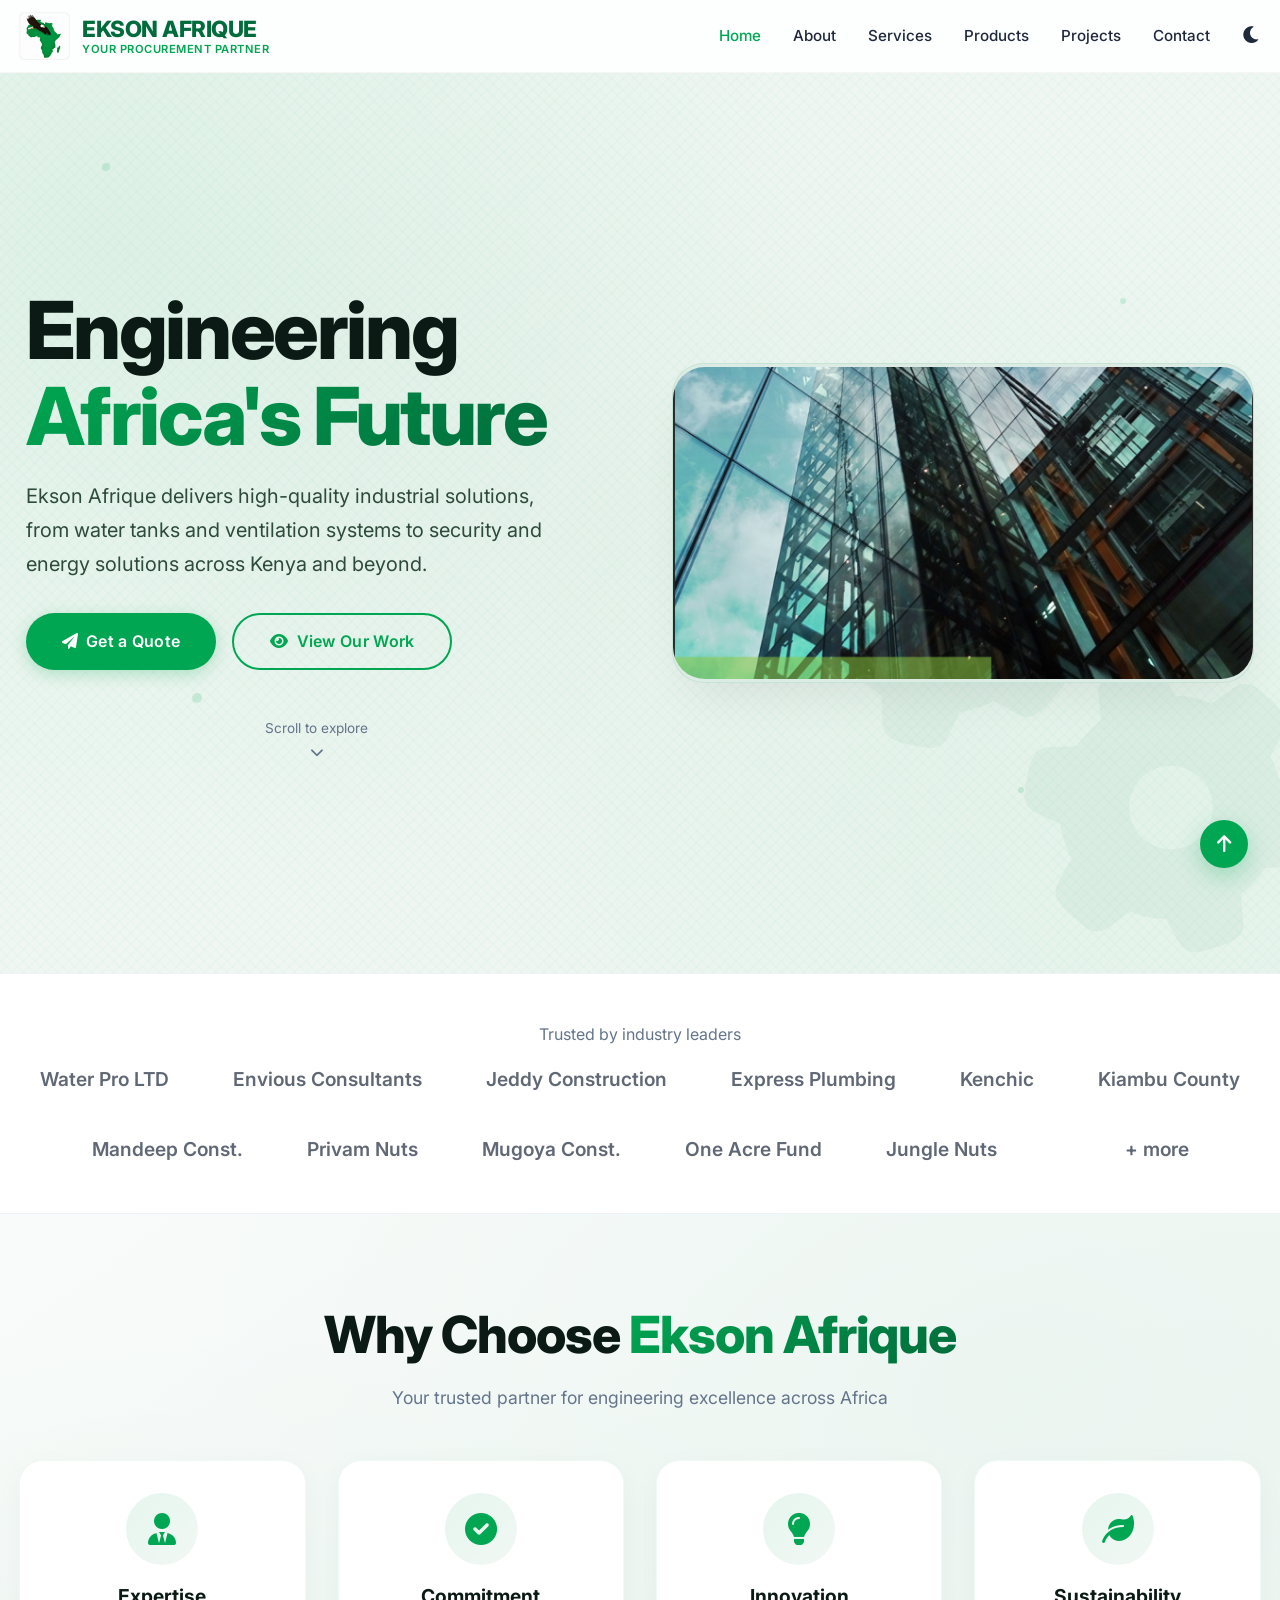
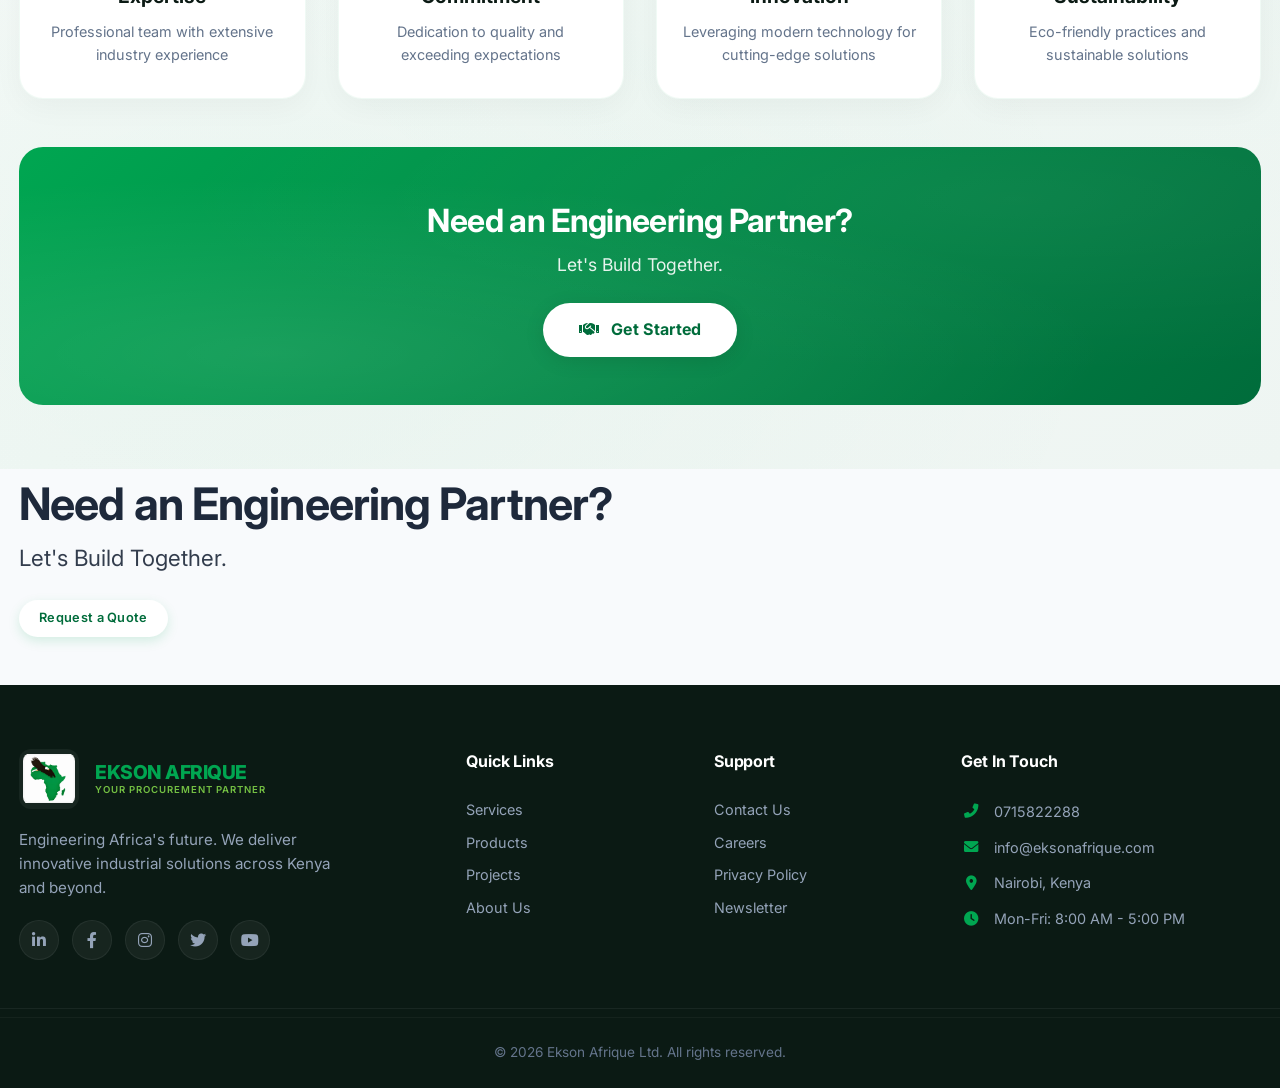
<file: index.html>
<!DOCTYPE html>
<html lang="en">
<head>
    <meta charset="UTF-8" />
    <meta name="viewport" content="width=device-width, initial-scale=1.0" />
    <title>Ekson Afrique – Engineering Excellence. Powering Africa's Future.</title>
    <meta name="description" content="Ekson Afrique Ltd is a Kenyan engineering and procurement company delivering industrial solutions, steel fabrication, security systems, and energy." />
    <meta property="og:title" content="Ekson Afrique – Engineering Excellence" />
    <meta property="og:description" content="Powering Africa's Future. Industrial engineering, procurement, and security." />
    <meta property="og:type" content="website" />
    <meta name="twitter:card" content="summary_large_image" />
    <link rel="icon" href="Pics/favicon.svg" type="image/svg+xml" />
    <!-- Google Fonts Inter -->
    <link rel="preconnect" href="https://fonts.googleapis.com" />
    <link rel="preconnect" href="https://fonts.gstatic.com" crossorigin />
    <link href="https://fonts.googleapis.com/css2?family=Inter:opsz,wght@14..32,300;14..32,400;14..32,600;14..32,700;14..32,800&display=swap" rel="stylesheet" />
    <!-- Font Awesome 6 (Free) CDN -->
    <link rel="stylesheet" href="https://cdnjs.cloudflare.com/ajax/libs/font-awesome/6.0.0-beta3/css/all.min.css" />
    <!-- Global Styles -->


    <link rel="stylesheet" href="css/style.css" />
    <link rel="stylesheet" href="css/homepage.css">
    <link rel="stylesheet" href="css/modal.css">
    <link rel="stylesheet" href="css/footer.css">
      <link rel="stylesheet" href="css/privacy.css">
    
    


</head>
<body>
    <!-- ===== Navigation ===== -->
    <nav class="navbar" role="navigation" aria-label="Main navigation">

        
        <div class="container nav-flex">
            <a href="index.html" class="logo">
                <img src="./Pics/Logo.png" alt="">

                <div class="logo-text">
                    <span class="brand">EKSON AFRIQUE</span>
                    <span class="tagline">YOUR PROCUREMENT PARTNER</span>
                </div>
            </a>



            <div class="nav-links" id="navLinks">
                <a href="index.html">Home</a>
                <a href="pages/about.html">About</a>
                <a href="pages/services.html">Services</a>
                <a href="pages/products.html">Products</a>
                <a href="pages/projects.html">Projects</a>
                <a href="pages/contact.html">Contact</a>
                <button class="dark-toggle" id="darkToggle" aria-label="Toggle dark mode"><i class="fas fa-moon"></i></button>
            </div>
            <div class="hamburger" id="hamburger" aria-label="Menu" role="button" tabindex="0">
                <i class="fas fa-bars"></i>
            </div>
        </div>
    </nav>

 <!-- ===== INTRO / HERO SECTION ===== -->
<section class="intro-section">
    <!-- Background decorations -->
    <div class="bg-decoration">
        <i class="fas fa-cogs"></i>
    </div>
    <div class="floating-dots">
        <span></span>
        <span></span>
        <span></span>
        <span></span>
        <span></span>
    </div>
    
    <div class="container">
        <div class="hero-grid">
            <!-- Left Column: Text Content -->
            <div>
                <h1>
                    Engineering <br />
                    <span class="text-gradient">Africa's Future</span>
                </h1>
                <p class="hero-subtitle">
                    Ekson Afrique delivers high-quality industrial solutions, 
                    from water tanks and ventilation systems to security and 
                    energy solutions across Kenya and beyond.
                </p>
                <div class="hero-buttons">
                    <a href="pages/contact.html" class="btn">
                        <i class="fas fa-paper-plane" style="margin-right: 8px;"></i> Get a Quote
                    </a>
                    
                    <a href="pages/products.html"class="btn btn-outline">
                        <i class="fas fa-eye" style="margin-right: 8px;"></i> View Our Work
                    </a>
                </div>
                <div class="scroll-indicator">
                    <span>Scroll to explore</span>
                    <i class="fas fa-chevron-down" style="margin-top: 6px;"></i>
                </div>
            </div>
            
            <!-- Right Column: Image with Intro.png -->
            <div class="hero-image">
                <img src="Pics/Intro.png" alt="Ekson Afrique - Engineering Solutions" />
                <div class="image-icon">
                    <i class="fas fa-industry"></i>
                </div>
            </div>
        </div>
    </div>
</section>
    <!-- ===== Trusted By ===== -->
    <section class="trusted">
        <div class="container">
            <p class="text-center" style="color:#64748B; margin-bottom:1rem; transition: color 0.3s;">Trusted by industry leaders</p>
            <div class="logo-strip">
                <span>Water Pro LTD</span>
                <span>Envious Consultants</span>
                <span>Jeddy Construction</span>
                <span>Express Plumbing</span>
                <span>Kenchic</span>
                <span>Kiambu County</span>
                <span>Mandeep Const.</span>
                <span>Privam Nuts</span>
                <span>Mugoya Const.</span>
                <span>One Acre Fund</span>
                <span>Jungle Nuts</span>
                <span></span>+ more</span>
            </div>
        </div>
    </section>

<!-- ===== Why Choose (Homepage) ===== -->
<section class="why-choose-section">
    <div class="container">
        <h2 class="section-title text-center">Why Choose <span class="text-gradient">Ekson Afrique</span></h2>
        <p class="section-subtitle text-center">Your trusted partner for engineering excellence across Africa</p>
        
        <div class="features-grid">
            <!-- Feature 1: Expertise -->
            <div class="feature-card">
                <div class="feature-icon-wrapper">
                    <i class="fas fa-user-tie"></i>
                </div>
                <h4>Expertise</h4>
                <p>Professional team with extensive industry experience</p>
            </div>

            <!-- Feature 2: Commitment -->
            <div class="feature-card">
                <div class="feature-icon-wrapper">
                    <i class="fas fa-check-circle"></i>
                </div>
                <h4>Commitment</h4>
                <p>Dedication to quality and exceeding expectations</p>
            </div>

            <!-- Feature 3: Innovation -->
            <div class="feature-card">
                <div class="feature-icon-wrapper">
                    <i class="fas fa-lightbulb"></i>
                </div>
                <h4>Innovation</h4>
                <p>Leveraging modern technology for cutting-edge solutions</p>
            </div>

            <!-- Feature 4: Sustainability -->
            <div class="feature-card">
                <div class="feature-icon-wrapper">
                    <i class="fas fa-leaf"></i>
                </div>
                <h4>Sustainability</h4>
                <p>Eco-friendly practices and sustainable solutions</p>
            </div>
        </div>

        <!-- CTA at bottom -->
        <div class="why-choose-cta">
            <h3>Need an Engineering Partner?</h3>
            <p>Let's Build Together.</p>
            <a href="pages/contact.html" class="btn">
                <i class="fas fa-handshake" style="margin-right: 8px;"></i> Get Started
            </a>
        </div>
    </div>
</section>

    <!-- ===== CTA ===== -->
    <section class="container">
        <div class="cta-section">
            <h2 style="font-size:2.8rem;">Need an Engineering Partner?</h2>
            <p style="font-size:1.4rem; opacity:0.9;">Let's Build Together.</p>
            <a href="pages/contact.html" class="btn" style="background:white; color:#006C3B; margin-top:1.5rem;">Request a Quote</a>
        </div>
    </section>

   <!-- ===== FOOTER ===== -->
<footer class="footer">
    <div class="container footer-grid">
        <!-- Column 1: Logo & About -->
        <div class="footer-brand">
            <div class="footer-logo-wrapper">
                <img src="./Pics/Logo.png" alt="Ekson Afrique Logo" class="footer-logo" />
                <div class="footer-logo-text">
                    <span class="footer-brand-name">EKSON AFRIQUE</span>
                    <span class="footer-tagline">YOUR PROCUREMENT PARTNER</span>
                </div>
            </div>
            <p class="footer-description">Engineering Africa's future. We deliver innovative industrial solutions across Kenya and beyond.</p>
            <div class="footer-social">
                    <a href="https://www.linkedin.com/company/ekson-afrique/" aria-label="LinkedIn"><i class="fab fa-linkedin-in"></i></a>
                    <a href="https://web.facebook.com/eksonafriqueltd/" aria-label="Facebook"><i class="fab fa-facebook-f"></i></a>

                    <a href="https://www.instagram.com/ekson_afrique/"  aria-label="Instagram"><i class="fab fa-instagram"></i></a>

                    <a href="https://twitter.com" aria-label="Twitter"><i class="fab fa-twitter"></i></a>

                    <a href="https://www.youtube.com" aria-label="YouTube"><i class="fab fa-youtube"></i></a>
                </div>
        </div>

        <!-- Column 2: Quick Links -->
        <div class="footer-links">
            <h4>Quick Links</h4>
            <a href="services.html">Services</a>
            <a href="products.html">Products</a>
            <a href="projects.html">Projects</a>
            <a href="about.html">About Us</a>
        </div>

        <!-- Column 3: Support -->
        <div class="footer-links">
            <h4>Support</h4>
            <a href="contact.html">Contact Us</a>
            <a href="#">Careers</a>
            <a href="#" id="privacyPolicyLink">Privacy Policy</a>
            <a href="#">Newsletter</a>
        </div>

        <!-- Column 4: Contact Info -->
        <div class="footer-contact">
            <h4>Get In Touch</h4>
            <div class="footer-contact-item">
                <i class="fas fa-phone-alt"></i>
                <span>0715822288</span>
            </div>
            <div class="footer-contact-item">
                <i class="fas fa-envelope"></i>
                <span>info@eksonafrique.com</span>
            </div>
            <div class="footer-contact-item">
                <i class="fas fa-map-marker-alt"></i>
                <span>Nairobi, Kenya</span>
            </div>
            <div class="footer-contact-item">
                <i class="fas fa-clock"></i>
                <span>Mon-Fri: 8:00 AM - 5:00 PM</span>
            </div>
        </div>
    </div>

    <!-- Footer Bottom -->
    <div class="footer-bottom">
        <div class="container">
            <p>&copy; 2026 Ekson Afrique Ltd. All rights reserved.</p>
        </div>
    </div>
</footer>


<div class="modal-overlay" id="privacyModal">
    <div class="modal-container">
        <div class="modal-header">
            <h2>Privacy Policy</h2>
            <button class="modal-close-btn" id="closeModalBtn" aria-label="Close modal">
                <i class="fas fa-times"></i>
            </button>
        </div>
        <div class="modal-body">
            <div class="modal-content">
                <p><strong>Last Updated:</strong> July 2026</p>
                
                <h3>1. Information We Collect</h3>
                <p>Ekson Afrique Ltd collects information you provide directly, such as when you contact us, request a quote, or sign up for our newsletter. This may include:</p>
                <ul>
                    <li>Name and contact information</li>
                    <li>Company details</li>
                    <li>Project requirements</li>
                    <li>Communication preferences</li>
                </ul>

                <h3>2. How We Use Your Information</h3>
                <p>We use the information we collect to:</p>
                <ul>
                    <li>Provide and improve our services</li>
                    <li>Respond to inquiries and requests</li>
                    <li>Send important updates and communications</li>
                    <li>Comply with legal obligations</li>
                </ul>

                <h3>3. Information Sharing</h3>
                <p>We do not sell, trade, or rent your personal information to third parties. We may share information with:</p>
                <ul>
                    <li>Service providers who assist with our operations</li>
                    <li>Legal authorities when required by law</li>
                    <li>Business partners with your consent</li>
                </ul>

                <h3>4. Data Security</h3>
                <p>We implement appropriate technical and organizational measures to protect your personal information against unauthorized access, alteration, disclosure, or destruction.</p>

                <h3>5. Your Rights</h3>
                <p>You have the right to:</p>
                <ul>
                    <li>Access your personal data</li>
                    <li>Request corrections to your data</li>
                    <li>Request deletion of your data</li>
                    <li>Opt-out of marketing communications</li>
                </ul>

                <h3>6. Cookies</h3>
                <p>We use cookies to enhance your browsing experience. You can control cookie preferences through your browser settings.</p>

                <h3>7. Changes to This Policy</h3>
                <p>We may update this privacy policy from time to time. We will notify you of any significant changes by posting the new policy on this page.</p>

                <h3>8. Contact Us</h3>
                <p>If you have any questions about this Privacy Policy, please contact us:</p>
                <ul>
                    <li><strong>Email:</strong> info@eksonafrique.com</li>
                    <li><strong>Phone:</strong> 0715822288</li>
                    <li><strong>Address:</strong> Nairobi, Kenya</li>
                </ul>
            </div>
        </div>
        <div class="modal-footer">
            <button class="modal-close-btn-secondary" id="closeModalBtnSecondary">Close</button>
        </div>
    </div>
</div>


    <!-- ===== Back to Top ===== -->
    <button class="back-top" id="backTop" aria-label="Back to top"><i class="fas fa-arrow-up"></i></button>
    <!-- ===== JavaScript ===== -->
    <script src="JS/main.js"></script>
    <script src="JS/privacy-modal.js"></script>
    
</body>
</html>
</file>
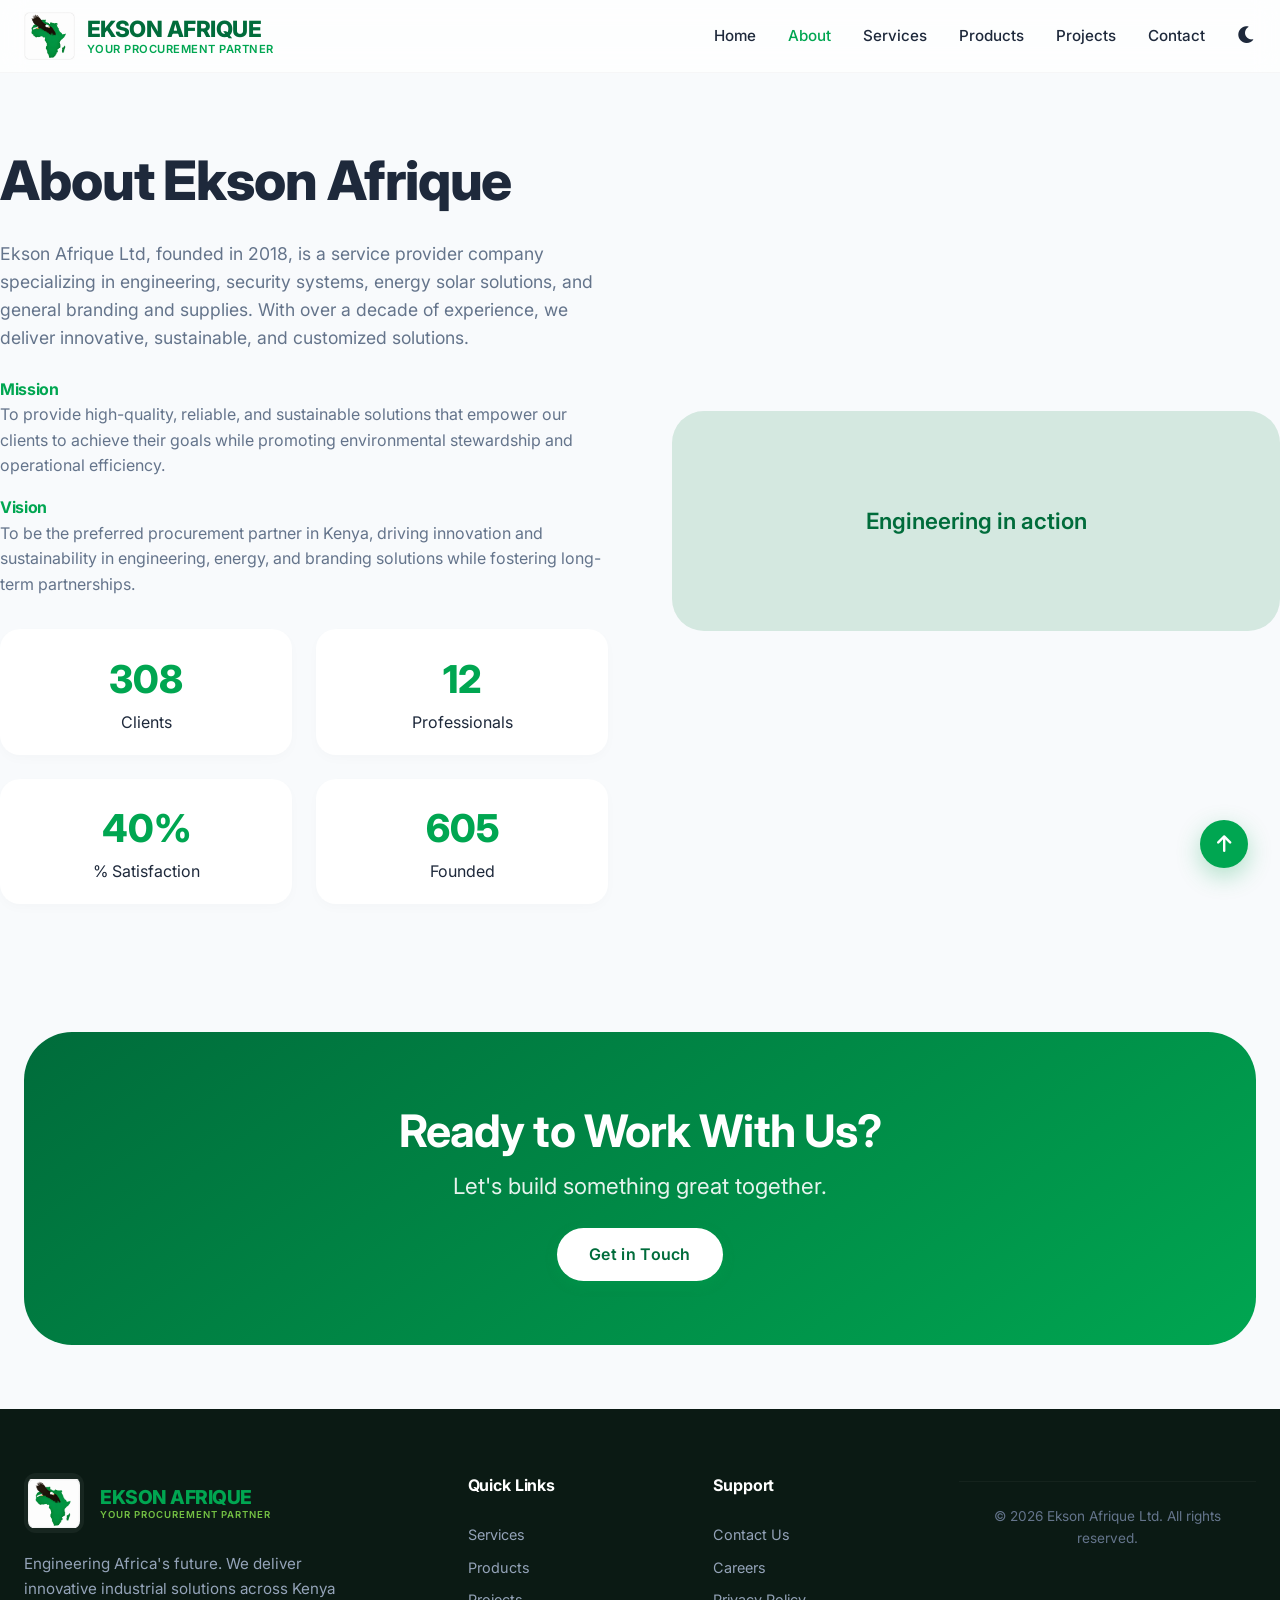
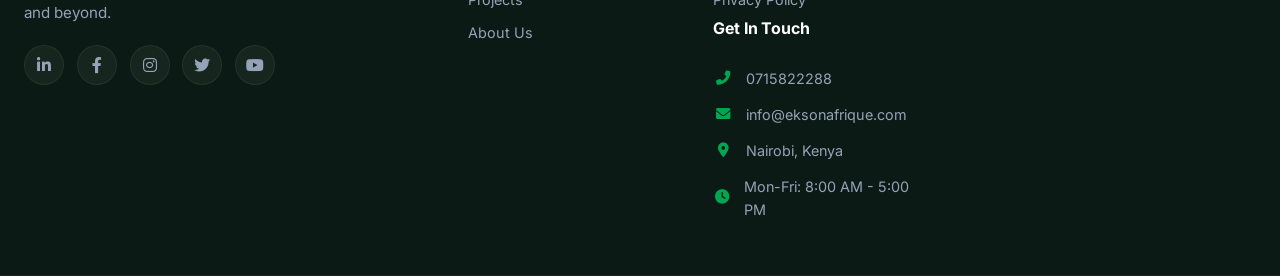
<file: pages/about.html>
<!DOCTYPE html>
<html lang="en">
<head>
    <meta charset="UTF-8" />
    <meta name="viewport" content="width=device-width, initial-scale=1.0" />
    <title>About Us – Ekson Afrique</title>
    <meta name="description" content="Learn about Ekson Afrique Ltd, our mission, vision, and commitment to engineering excellence in Kenya." />
    <meta property="og:title" content="About Us – Ekson Afrique" />
    <meta property="og:description" content="Engineering excellence, mission, vision, and core values of Ekson Afrique." />
    <meta property="og:type" content="website" />
    <meta name="twitter:card" content="summary_large_image" />
    <link rel="icon" href="../Pics/favicon.svg" type="image/svg+xml" />
    
    <!-- ===== GOOGLE FONTS ===== -->
    <link rel="preconnect" href="https://fonts.googleapis.com" />
    <link rel="preconnect" href="https://fonts.gstatic.com" crossorigin />
    <link href="https://fonts.googleapis.com/css2?family=Inter:opsz,wght@14..32,300;14..32,400;14..32,600;14..32,700;14..32,800&display=swap" rel="stylesheet" />
    
    <!-- ===== FONT AWESOME ===== -->
    <link rel="stylesheet" href="https://cdnjs.cloudflare.com/ajax/libs/font-awesome/6.0.0-beta3/css/all.min.css" />
      <link rel="stylesheet" href="../css/style.css" />
      <link rel="stylesheet" href="../css/privacy.css" />

    <!-- ===== EMBEDDED CSS ===== -->
    <style>
        /* ============================================
           Ekson Afrique - About Page Styles
           ============================================ */

        /* ---------- Reset & Base ---------- */
        * {
            margin: 0;
            padding: 0;
            box-sizing: border-box;
        }
        body {
            font-family: 'Inter', sans-serif;
            background: #F8FAFC;
            color: #1E293B;
            line-height: 1.6;
            scroll-behavior: smooth;
            overflow-x: hidden;
            transition: background 0.3s, color 0.3s;
        }
        body.dark {
            background: #0f172a;
            color: #e2e8f0;
        }
        a {
            text-decoration: none;
            color: inherit;
        }
        .container {
            max-width: 1280px;
            margin: 0 auto;
            padding: 0 24px;
        }

        /* ---------- Cards ---------- */
        .card {
            background: white;
            border-radius: 24px;
            box-shadow: 0 12px 30px -8px rgba(0, 0, 0, 0.08);
            transition: transform 0.2s, box-shadow 0.2s, background 0.3s, color 0.3s;
            padding: 1.5rem;
        }
        body.dark .card {
            background: #1e293b;
            box-shadow: 0 12px 30px -8px rgba(0, 0, 0, 0.4);
        }
        .card:hover {
            transform: translateY(-4px);
            box-shadow: 0 24px 40px -12px rgba(0, 166, 81, 0.15);
        }
        body.dark .card:hover {
            box-shadow: 0 24px 40px -12px rgba(0, 166, 81, 0.3);
        }

        /* ---------- Buttons ---------- */
        .btn {
            display: inline-block;
            background: #00A651;
            color: white;
            padding: 14px 32px;
            border-radius: 60px;
            font-weight: 600;
            letter-spacing: 0.3px;
            transition: all 0.25s;
            border: none;
            cursor: pointer;
            font-size: 1rem;
            box-shadow: 0 4px 12px rgba(0, 166, 81, 0.25);
        }
        .btn:hover {
            background: #006C3B;
            transform: scale(1.02);
            box-shadow: 0 8px 24px rgba(0, 166, 81, 0.35);
        }
        .btn-outline {
            background: transparent;
            border: 1.5px solid #00A651;
            color: #00A651;
            box-shadow: none;
        }
        .btn-outline:hover {
            background: #00A651;
            color: white;
        }

        /* ---------- Typography ---------- */
        h1, h2, h3, h4 {
            font-weight: 700;
            letter-spacing: -0.02em;
        }
        .text-gradient {
            background: linear-gradient(135deg, #00A651, #006C3B);
            -webkit-background-clip: text;
            -webkit-text-fill-color: transparent;
            background-clip: text;
        }
        .section-title {
            font-size: clamp(2.2rem, 5vw, 3.4rem);
            margin-bottom: 1rem;
        }

        /* ---------- Navigation ---------- */
        .navbar {
            position: sticky;
            top: 0;
            z-index: 100;
            background: rgba(255, 255, 255, 0.75);
            backdrop-filter: blur(12px);
            -webkit-backdrop-filter: blur(12px);
            border-bottom: 1px solid rgba(0, 0, 0, 0.03);
            padding: 12px 0;
            transition: background 0.3s, border-color 0.3s;
        }
        body.dark .navbar {
            background: rgba(15, 23, 42, 0.85);
            border-bottom: 1px solid rgba(255, 255, 255, 0.05);
        }
        .nav-flex {
            display: flex;
            align-items: center;
            justify-content: space-between;
        }
        .logo {
            display: flex;
            align-items: center;
            gap: 12px;
            font-size: 1.2rem;
            font-weight: 700;
            color: #006C3B;
            transition: color 0.3s;
        }
        body.dark .logo {
            color: #00A651;
        }
        .logo svg {
            flex-shrink: 0;
        }
        .logo-text {
            display: flex;
            flex-direction: column;
            line-height: 1.2;
        }
        .logo-text .brand {
            font-size: 1.4rem;
            font-weight: 800;
            letter-spacing: -0.5px;
            color: #006C3B;
        }
        body.dark .logo-text .brand {
            color: #00A651;
        }
        .logo-text .tagline {
            font-size: 0.7rem;
            font-weight: 600;
            color: #00A651;
            letter-spacing: 0.5px;
            text-transform: uppercase;
        }
        body.dark .logo-text .tagline {
            color: #74C043;
        }
        .nav-links {
            display: flex;
            gap: 2rem;
            font-weight: 500;
        }
        .nav-links a {
            transition: color 0.2s;
            font-size: 0.95rem;
        }
        .nav-links a:hover,
        .nav-links a.active {
            color: #00A651;
        }
        .hamburger {
            display: none;
            font-size: 1.8rem;
            cursor: pointer;
            color: #1E293B;
        }
        body.dark .hamburger {
            color: #e2e8f0;
        }
        .dark-toggle {
            background: none;
            border: none;
            font-size: 1.2rem;
            cursor: pointer;
            color: #1E293B;
            transition: color 0.3s;
        }
        body.dark .dark-toggle {
            color: #e2e8f0;
        }

        /* ---------- About Grid ---------- */
        .about-grid {
            display: grid;
            grid-template-columns: 1fr 1fr;
            gap: 4rem;
            align-items: center;
            padding: 4rem 0;
        }

        /* ---------- Stats / Animated Counters ---------- */
        .stats {
            display: grid;
            grid-template-columns: 1fr 1fr;
            gap: 1.5rem;
            margin-top: 2rem;
            opacity: 0.6;
            transform: translateY(20px);
            transition: opacity 0.6s ease, transform 0.6s ease;
        }
        .stats.visible {
            opacity: 1;
            transform: translateY(0);
        }
        .stat-item {
            background: white;
            padding: 1.2rem;
            border-radius: 20px;
            text-align: center;
            box-shadow: 0 4px 12px rgba(0, 0, 0, 0.02);
            transition: background 0.3s, color 0.3s, opacity 0.5s ease, transform 0.5s ease;
            opacity: 0;
            transform: translateY(30px);
        }
        body.dark .stat-item {
            background: #1e293b;
        }
        .stat-item.visible {
            opacity: 1;
            transform: translateY(0);
        }
        .stat-item:hover {
            transform: translateY(-4px) !important;
            box-shadow: 0 8px 25px rgba(0, 166, 81, 0.15);
        }
        body.dark .stat-item:hover {
            box-shadow: 0 8px 25px rgba(0, 166, 81, 0.3);
        }
        .stat-number {
            font-size: 2.4rem;
            font-weight: 800;
            color: #00A651;
            display: inline-block;
            min-width: 60px;
            transition: color 0.3s;
        }
        body.dark .stat-number {
            color: #74C043;
        }
        .stat-number.counting {
            animation: pulse 0.5s ease infinite alternate;
        }
        @keyframes pulse {
            0% { transform: scale(1); }
            100% { transform: scale(1.05); }
        }

        /* ---------- CTA ---------- */
        .cta-section {
            background: linear-gradient(145deg, #006C3B, #00A651);
            border-radius: 48px;
            padding: 4rem 3rem;
            color: white;
            margin: 4rem 0;
            text-align: center;
        }

        /* ---------- Footer ---------- */
        .footer {
            background: #0b1a14;
            color: #cbd5e1;
            padding: 3rem 0 1.5rem;
            margin-top: 3rem;
            transition: background 0.3s;
        }
        body.dark .footer {
            background: #0a0f1a;
        }
        .footer-grid {
            display: grid;
            grid-template-columns: repeat(auto-fit, minmax(160px, 1fr));
            gap: 2rem;
        }
        .footer a {
            color: #94a3b8;
            transition: 0.2s;
        }
        .footer a:hover {
            color: #00A651;
        }
        .social-icons a {
            display: inline-block;
            margin-right: 1rem;
            font-size: 1.5rem;
            color: #94a3b8;
            transition: color 0.2s, transform 0.2s;
        }
        .social-icons a:hover {
            color: #00A651;
            transform: translateY(-2px);
        }

        /* ---------- Back to Top ---------- */
        .back-top {
            position: fixed;
            bottom: 2rem;
            right: 2rem;
            background: #00A651;
            color: white;
            width: 48px;
            height: 48px;
            border-radius: 60px;
            display: flex;
            align-items: center;
            justify-content: center;
            box-shadow: 0 8px 24px rgba(0, 166, 81, 0.3);
            cursor: pointer;
            transition: 0.2s;
            border: none;
            font-size: 1.2rem;
        }
        .back-top:hover {
            background: #006C3B;
            transform: scale(1.05);
        }

        /* ---------- Utilities ---------- */
        .py-16 {
            padding: 4rem 0;
        }
        .text-center {
            text-align: center;
        }

        /* ============================================
   Footer - Enhanced with Logo
   ============================================ */

.footer {
    background: #0b1a14;
    color: #cbd5e1;
    padding: 4rem 0 0;
    margin-top: 3rem;
    transition: background 0.3s;
}

body.dark .footer {
    background: #0a0f1a;
}

.footer-grid {
    display: grid;
    grid-template-columns: 2fr 1fr 1fr 1.5fr;
    gap: 3rem;
    padding-bottom: 3rem;
    border-bottom: 1px solid rgba(255, 255, 255, 0.06);
}

/* ---------- Column 1: Brand ---------- */
.footer-brand {
    display: flex;
    flex-direction: column;
    gap: 1rem;
}

.footer-logo-wrapper {
    display: flex;
    align-items: center;
    gap: 1rem;
}

.footer-logo {
    width: 60px;
    height: 60px;
    object-fit: contain;
    border-radius: 12px;
    transition: transform 0.3s;
    background: rgba(255, 255, 255, 0.05);
    padding: 4px;
}

.footer-logo:hover {
    transform: scale(1.05);
}

.footer-logo-text {
    display: flex;
    flex-direction: column;
    line-height: 1.2;
}

.footer-brand-name {
    font-size: 1.2rem;
    font-weight: 800;
    color: #00A651;
    letter-spacing: -0.5px;
}

.footer-tagline {
    font-size: 0.6rem;
    font-weight: 600;
    color: #74C043;
    letter-spacing: 1px;
    text-transform: uppercase;
}

.footer-description {
    color: #94a3b8;
    font-size: 0.95rem;
    line-height: 1.6;
    max-width: 320px;
    margin-top: 0.2rem;
}

/* Social Icons */
.footer-social {
    display: flex;
    gap: 0.8rem;
    margin-top: 0.2rem;
}

.footer-social a {
    display: flex;
    align-items: center;
    justify-content: center;
    width: 40px;
    height: 40px;
    background: rgba(255, 255, 255, 0.05);
    border-radius: 50%;
    color: #94a3b8;
    font-size: 1rem;
    transition: all 0.3s;
    border: 1px solid rgba(255, 255, 255, 0.06);
}

.footer-social a:hover {
    background: #00A651;
    color: white;
    transform: translateY(-3px);
    box-shadow: 0 8px 24px rgba(0, 166, 81, 0.25);
    border-color: #00A651;
}

/* ---------- Columns 2 & 3: Links ---------- */
.footer-links h4 {
    color: white;
    font-size: 1rem;
    font-weight: 700;
    margin-bottom: 1.2rem;
    letter-spacing: -0.01em;
}

.footer-links a {
    display: block;
    color: #94a3b8;
    font-size: 0.9rem;
    padding: 0.3rem 0;
    transition: all 0.2s;
    text-decoration: none;
}

.footer-links a:hover {
    color: #00A651;
    transform: translateX(4px);
}

/* ---------- Column 4: Contact ---------- */
.footer-contact h4 {
    color: white;
    font-size: 1rem;
    font-weight: 700;
    margin-bottom: 1.2rem;
    letter-spacing: -0.01em;
}

.footer-contact-item {
    display: flex;
    align-items: center;
    gap: 0.8rem;
    padding: 0.4rem 0;
    color: #94a3b8;
    font-size: 0.9rem;
    transition: color 0.2s;
}

.footer-contact-item:hover {
    color: #e2e8f0;
}

.footer-contact-item i {
    width: 20px;
    color: #00A651;
    font-size: 0.9rem;
    text-align: center;
}

/* ---------- Footer Bottom ---------- */
.footer-bottom {
    padding: 1.5rem 0;
    margin-top: 0.5rem;
    border-top: 1px solid rgba(255, 255, 255, 0.04);
}

.footer-bottom p {
    color: #64748B;
    font-size: 0.85rem;
    text-align: center;
}

/* ============================================
   Why Choose Section - Row Layout
   ============================================ */

.why-choose-section {
    padding: 5rem 0 4rem;
    background: linear-gradient(145deg, #f8fbfa 0%, #eef5f2 100%);
    transition: background 0.3s;
    position: relative;
    overflow: hidden;
}

body.dark .why-choose-section {
    background: linear-gradient(145deg, #0b1a14 0%, #0f221b 100%);
}

/* Subtle background pattern */
.why-choose-section::before {
    content: '';
    position: absolute;
    inset: 0;
    z-index: 0;
    background: 
        radial-gradient(ellipse at 20% 80%, rgba(0, 166, 81, 0.04) 0%, transparent 60%),
        radial-gradient(ellipse at 80% 20%, rgba(0, 166, 81, 0.03) 0%, transparent 60%);
    pointer-events: none;
}

.why-choose-section .container {
    position: relative;
    z-index: 1;
}

.why-choose-section .section-title {
    font-size: clamp(2.2rem, 4vw, 3.2rem);
    font-weight: 800;
    margin-bottom: 0.5rem;
    color: #0b1a14;
    transition: color 0.3s;
}

body.dark .why-choose-section .section-title {
    color: #e8f0ec;
}

.why-choose-section .section-title .text-gradient {
    background: linear-gradient(135deg, #00A651, #006C3B);
    -webkit-background-clip: text;
    -webkit-text-fill-color: transparent;
    background-clip: text;
}

.why-choose-section .section-subtitle {
    color: #64748B;
    font-size: 1.1rem;
    max-width: 500px;
    margin: 0 auto 3rem;
    transition: color 0.3s;
}

body.dark .why-choose-section .section-subtitle {
    color: #94a3b8;
}

/* Features Grid - Row Layout */
.features-grid {
    display: grid;
    grid-template-columns: repeat(4, 1fr);
    gap: 2rem;
    margin: 0 auto 3rem;
}

/* Feature Cards */
.feature-card {
    background: white;
    border-radius: 24px;
    padding: 2rem 1.5rem;
    text-align: center;
    box-shadow: 0 8px 30px rgba(0, 0, 0, 0.04);
    transition: all 0.3s ease;
    border: 1px solid rgba(0, 166, 81, 0.06);
    position: relative;
    overflow: hidden;
}

body.dark .feature-card {
    background: #1a2a22;
    border-color: rgba(0, 166, 81, 0.08);
    box-shadow: 0 8px 30px rgba(0, 0, 0, 0.2);
}

.feature-card:hover {
    transform: translateY(-8px);
    box-shadow: 0 20px 48px -12px rgba(0, 166, 81, 0.15);
    border-color: rgba(0, 166, 81, 0.12);
}

body.dark .feature-card:hover {
    box-shadow: 0 20px 48px -12px rgba(0, 166, 81, 0.2);
    border-color: rgba(0, 166, 81, 0.2);
}

/* Glowing border effect on hover */
.feature-card::before {
    content: '';
    position: absolute;
    top: 0;
    left: 0;
    right: 0;
    height: 3px;
    background: linear-gradient(90deg, transparent, #00A651, transparent);
    opacity: 0;
    transition: opacity 0.3s;
}

.feature-card:hover::before {
    opacity: 1;
}

/* Icon */
.feature-icon-wrapper {
    width: 72px;
    height: 72px;
    margin: 0 auto 1rem;
    background: linear-gradient(135deg, rgba(0, 166, 81, 0.1), rgba(0, 108, 59, 0.05));
    border-radius: 50%;
    display: flex;
    align-items: center;
    justify-content: center;
    transition: all 0.3s;
}

.feature-card:hover .feature-icon-wrapper {
    background: linear-gradient(135deg, rgba(0, 166, 81, 0.2), rgba(0, 108, 59, 0.1));
    transform: scale(1.05);
}

.feature-icon-wrapper i {
    font-size: 2rem;
    color: #00A651;
    transition: all 0.3s;
}

body.dark .feature-icon-wrapper i {
    color: #4cdb8f;
}

.feature-card:hover .feature-icon-wrapper i {
    transform: scale(1.1);
}

/* Text */
.feature-card h4 {
    font-size: 1.2rem;
    font-weight: 700;
    color: #0b1a14;
    margin-bottom: 0.5rem;
    transition: color 0.3s;
}

body.dark .feature-card h4 {
    color: #e8f0ec;
}

.feature-card p {
    color: #64748B;
    font-size: 0.9rem;
    line-height: 1.6;
    margin: 0;
    transition: color 0.3s;
}

body.dark .feature-card p {
    color: #94a3b8;
}

/* CTA Section */
.why-choose-cta {
    text-align: center;
    padding: 3rem 2rem;
    background: linear-gradient(135deg, #00A651, #006C3B);
    border-radius: 24px;
    color: white;
    margin-top: 1rem;
    position: relative;
    overflow: hidden;
}

.why-choose-cta::before {
    content: '';
    position: absolute;
    inset: 0;
    background: 
        radial-gradient(ellipse at 20% 80%, rgba(255, 255, 255, 0.1) 0%, transparent 60%),
        radial-gradient(ellipse at 80% 20%, rgba(255, 255, 255, 0.05) 0%, transparent 60%);
    pointer-events: none;
}

.why-choose-cta h3 {
    font-size: 2rem;
    font-weight: 700;
    margin-bottom: 0.3rem;
    position: relative;
    z-index: 1;
}

.why-choose-cta p {
    font-size: 1.1rem;
    opacity: 0.9;
    margin-bottom: 1.5rem;
    position: relative;
    z-index: 1;
}

.why-choose-cta .btn {
    background: white;
    color: #006C3B;
    padding: 14px 36px;
    font-weight: 700;
    font-size: 1rem;
    box-shadow: 0 4px 20px rgba(0, 0, 0, 0.1);
    position: relative;
    z-index: 1;
}

.why-choose-cta .btn:hover {
    background: #f0f7f3;
    transform: translateY(-3px);
    box-shadow: 0 8px 32px rgba(0, 0, 0, 0.15);
}

.why-choose-cta .btn i {
    color: #006C3B;
}

/* ---------- Responsive ---------- */

/* Tablet: 2 columns */
@media (max-width: 1024px) {
    .features-grid {
        grid-template-columns: repeat(2, 1fr);
        gap: 1.5rem;
    }
}

/* Mobile: 1 column */
@media (max-width: 640px) {
    .why-choose-section {
        padding: 3rem 0;
    }
    
    .features-grid {
        grid-template-columns: 1fr;
        gap: 1.2rem;
        max-width: 380px;
        margin-left: auto;
        margin-right: auto;
    }

    .feature-card {
        padding: 1.5rem 1.2rem;
    }

    .feature-icon-wrapper {
        width: 60px;
        height: 60px;
    }

    .feature-icon-wrapper i {
        font-size: 1.6rem;
    }

    .feature-card h4 {
        font-size: 1.1rem;
    }

    .why-choose-cta {
        padding: 2rem 1.5rem;
        border-radius: 20px;
    }

    .why-choose-cta h3 {
        font-size: 1.5rem;
    }

    .why-choose-cta p {
        font-size: 1rem;
    }

    .why-choose-cta .btn {
        padding: 12px 28px;
        font-size: 0.9rem;
    }

    .why-choose-section .section-subtitle {
        font-size: 1rem;
        margin-bottom: 2rem;
    }
}

/* Small mobile */
@media (max-width: 400px) {
    .feature-card {
        padding: 1.2rem 1rem;
    }

    .feature-icon-wrapper {
        width: 52px;
        height: 52px;
    }

    .feature-icon-wrapper i {
        font-size: 1.4rem;
    }

    .why-choose-cta h3 {
        font-size: 1.3rem;
    }
}

/* ---------- Responsive ---------- */
@media (max-width: 1024px) {
    .footer-grid {
        grid-template-columns: 1fr 1fr;
        gap: 2.5rem;
    }
    .footer-brand {
        grid-column: 1 / -1;
    }
    .footer-description {
        max-width: 100%;
    }
}

@media (max-width: 768px) {
    .footer {
        padding: 3rem 0 0;
    }
    .footer-grid {
        grid-template-columns: 1fr;
        gap: 2rem;
        padding-bottom: 2rem;
    }
    .footer-brand {
        grid-column: 1;
    }
    .footer-logo-wrapper {
        justify-content: center;
    }
    .footer-description {
        text-align: center;
    }
    .footer-social {
        justify-content: center;
    }
    .footer-links {
        text-align: center;
    }
    .footer-links a {
        padding: 0.2rem 0;
    }
    .footer-contact {
        text-align: center;
    }
    .footer-contact-item {
        justify-content: center;
    }
    .footer-logo {
        width: 50px;
        height: 50px;
    }
    .footer-brand-name {
        font-size: 1rem;
    }
}

@media (max-width: 480px) {
    .footer-logo {
        width: 44px;
        height: 44px;
    }
    .footer-brand-name {
        font-size: 0.9rem;
    }
    .footer-tagline {
        font-size: 0.5rem;
    }
    .footer-social a {
        width: 36px;
        height: 36px;
        font-size: 0.85rem;
    }
    .footer-contact-item {
        font-size: 0.8rem;
    }
}

        /* ---------- Responsive ---------- */
        @media (max-width: 1024px) {
            .about-grid {
                grid-template-columns: 1fr;
                gap: 2rem;
            }
        }
        @media (max-width: 768px) {
            .nav-links {
                display: none;
                flex-direction: column;
                background: white;
                position: absolute;
                top: 70px;
                left: 0;
                width: 100%;
                padding: 2rem;
                gap: 1.2rem;
                box-shadow: 0 20px 40px rgba(0, 0, 0, 0.05);
            }
            body.dark .nav-links {
                background: #1a2332;
                box-shadow: 0 20px 40px rgba(0, 0, 0, 0.4);
            }
            .nav-links.open {
                display: flex;
            }
            .hamburger {
                display: block;
            }
            .stats {
                grid-template-columns: 1fr 1fr;
            }
            .logo-text .brand {
                font-size: 1.1rem;
            }
            .logo-text .tagline {
                font-size: 0.6rem;
            }
        }
        @media (max-width: 480px) {
            .btn {
                padding: 12px 24px;
                font-size: 0.9rem;
            }
            .stats {
                grid-template-columns: 1fr;
            }
            .logo-text .brand {
                font-size: 0.95rem;
            }
            .logo-text .tagline {
                font-size: 0.5rem;
            }
        }
    </style>
</head>
<body>

    <!-- ===== NAVIGATION ===== -->
    <nav class="navbar" role="navigation" aria-label="Main navigation">
        <div class="container nav-flex">
            <a href="../index.html" class="logo">
                <img src="../Pics/Logo.png" alt="Ekson Afrique Logo">

                <div class="logo-text">
                    <span class="brand">EKSON AFRIQUE</span>
                    <span class="tagline">YOUR PROCUREMENT PARTNER</span>
                </div>
            </a>

            <div class="nav-links" id="navLinks">
                <a href="../index.html">Home</a>
                <a href="about.html">About</a>
                <a href="services.html">Services</a>
                <a href="products.html">Products</a>
                <a href="projects.html">Projects</a>
                <a href="contact.html">Contact</a>
                <button class="dark-toggle" id="darkToggle" aria-label="Toggle dark mode">
                    <i class="fas fa-moon"></i>
                </button>
            </div>
            <div class="hamburger" id="hamburger" aria-label="Menu" role="button" tabindex="0">
                <i class="fas fa-bars"></i>
            </div>
        </div>
    </nav>

    <!-- ===== ABOUT CONTENT ===== -->
    <section class="container about-grid py-16">
        <div>
            <h2 class="section-title">About Ekson Afrique</h2>
            <p style="color:#64748B; font-size:1.1rem; transition: color 0.3s;">Ekson Afrique Ltd, founded in 2018, is a service provider company specializing in engineering, security systems, energy solar solutions, and general branding and supplies. With over a decade of experience, we deliver innovative, sustainable, and customized solutions.</p>
            
            <div style="margin-top:1.5rem;">
                <h4 style="color:#00A651;">Mission</h4>
                <p style="color:#64748B;">To provide high-quality, reliable, and sustainable solutions that empower our clients to achieve their goals while promoting environmental stewardship and operational efficiency.</p>
                <h4 style="color:#00A651; margin-top:1rem;">Vision</h4>
                <p style="color:#64748B;">To be the preferred procurement partner in Kenya, driving innovation and sustainability in engineering, energy, and branding solutions while fostering long-term partnerships.</p>
            </div>

            <!-- ===== ANIMATED STATS ===== -->
            <div class="stats" id="statsContainer">
                <div class="stat-item">
                    <div class="stat-number" data-count="500">0</div>
                    <div>Clients</div>
                </div>
                <div class="stat-item">
                    <div class="stat-number" data-count="25">0</div>
                    <div>Professionals</div>
                </div>
                <div class="stat-item">
                    <div class="stat-number" data-count="98">0</div>
                    <div>% Satisfaction</div>
                </div>
                <div class="stat-item">
                    <div class="stat-number" data-count="2018">0</div>
                    <div>Founded</div>
                </div>
            </div>
        </div>
        
        <div style="background: #d4e8e0; border-radius: 32px; min-height: 220px; display: flex; align-items: center; justify-content: center; font-weight: 600; color: #006C3B; font-size: 1.4rem; transition: background 0.3s, color 0.3s;">
            Engineering in action
        </div>
    </section>

    <!-- ===== CTA ===== -->
    <section class="container">
        <div class="cta-section">
            <h2 style="font-size:2.8rem;">Ready to Work With Us?</h2>
            <p style="font-size:1.4rem; opacity:0.9;">Let's build something great together.</p>
            <a href="contact.html" class="btn" style="background:white; color:#006C3B; margin-top:1.5rem;">Get in Touch</a>
        </div>
    </section>

    <!-- ===== FOOTER ===== -->
<footer class="footer">
    <div class="container footer-grid">
        <!-- Column 1: Logo & About -->
        <div class="footer-brand">
            <div class="footer-logo-wrapper">
                <img src="../Pics/Logo.png" alt="Ekson Afrique Logo" class="footer-logo" />
                <div class="footer-logo-text">
                    <span class="footer-brand-name">EKSON AFRIQUE</span>
                    <span class="footer-tagline">YOUR PROCUREMENT PARTNER</span>
                </div>
            </div>
            <p class="footer-description">Engineering Africa's future. We deliver innovative industrial solutions across Kenya and beyond.</p>
            <div class="footer-social">
                    <a href="https://www.linkedin.com/company/ekson-afrique/" aria-label="LinkedIn"><i class="fab fa-linkedin-in"></i></a>
                    <a href="https://web.facebook.com/eksonafriqueltd/" aria-label="Facebook"><i class="fab fa-facebook-f"></i></a>

                    <a href="https://www.instagram.com/ekson_afrique/"  aria-label="Instagram"><i class="fab fa-instagram"></i></a>

                    <a href="https://twitter.com" aria-label="Twitter"><i class="fab fa-twitter"></i></a>

                    <a href="https://www.youtube.com" aria-label="YouTube"><i class="fab fa-youtube"></i></a>
                </div>
        </div>

        <!-- Column 2: Quick Links -->
        <div class="footer-links">
            <h4>Quick Links</h4>
            <a href="services.html">Services</a>
            <a href="products.html">Products</a>
            <a href="projects.html">Projects</a>
            <a href="about.html">About Us</a>
        </div>

        <!-- Column 3: Support -->
        <div class="footer-links">
            <h4>Support</h4>
            <a href="contact.html">Contact Us</a>
            <a href="#">Careers</a>
                <a href="#" id="privacyPolicyLink">Privacy Policy</a>
        <div class="footer-contact">
            <h4>Get In Touch</h4>
            <div class="footer-contact-item">
                <i class="fas fa-phone-alt"></i>
                <span>0715822288</span>
            </div>
            <div class="footer-contact-item">
                <i class="fas fa-envelope"></i>
                <span>info@eksonafrique.com</span>
            </div>
            <div class="footer-contact-item">
                <i class="fas fa-map-marker-alt"></i>
                <span>Nairobi, Kenya</span>
            </div>
            <div class="footer-contact-item">
                <i class="fas fa-clock"></i>
                <span>Mon-Fri: 8:00 AM - 5:00 PM</span>
            </div>
        </div>
    </div>

    <!-- Footer Bottom -->
    <div class="footer-bottom">
        <div class="container">
            <p>&copy; 2026 Ekson Afrique Ltd. All rights reserved.</p>
        </div>
    </div>
</footer>

    <!-- ===== BACK TO TOP ===== -->
    <button class="back-top" id="backTop" aria-label="Back to top"><i class="fas fa-arrow-up"></i></button>

    <!-- ===== EMBEDDED JAVASCRIPT ===== -->
    <script>
        /* ============================================
           Ekson Afrique - About Page JavaScript
           ============================================ */

        document.addEventListener('DOMContentLoaded', function() {

            // ---------- Mobile Hamburger Menu ----------
            const hamburger = document.getElementById('hamburger');
            const navLinks = document.getElementById('navLinks');

            if (hamburger && navLinks) {
                hamburger.addEventListener('click', function() {
                    navLinks.classList.toggle('open');
                });
            }

            // ---------- Back to Top ----------
            const backTop = document.getElementById('backTop');
            if (backTop) {
                backTop.addEventListener('click', function() {
                    window.scrollTo({ top: 0, behavior: 'smooth' });
                });
            }

            // ---------- Dark Mode Toggle ----------
            const darkToggle = document.getElementById('darkToggle');
            if (darkToggle) {
                darkToggle.addEventListener('click', function() {
                    document.body.classList.toggle('dark');
                    const icon = this.querySelector('i');
                    if (document.body.classList.contains('dark')) {
                        icon.className = 'fas fa-sun';
                    } else {
                        icon.className = 'fas fa-moon';
                    }
                });
            }

            // ---------- Active Navigation Link ----------
            const currentPage = window.location.pathname.split('/').pop() || 'about.html';
            const navLinksAll = document.querySelectorAll('.nav-links a');
            navLinksAll.forEach(function(link) {
                const href = link.getAttribute('href');
                if (href === currentPage) {
                    link.classList.add('active');
                }
            });

            // ============================================
            // ANIMATED COUNTERS
            // ============================================
            
            const counters = document.querySelectorAll('.stat-number');
            const statsContainer = document.getElementById('statsContainer');
            
            if (counters.length > 0 && statsContainer) {

                // Store target values
                counters.forEach(function(counter) {
                    const target = parseInt(counter.dataset.count);
                    counter.dataset.target = target;
                });

                // Function to animate a single counter
                function animateCounter(element, target) {
                    let current = 0;
                    const duration = 2000; // 2 seconds
                    const steps = 60;
                    const increment = target / steps;
                    let step = 0;
                    const isPercentage = target === 98;

                    // Add counting class for pulse effect
                    element.classList.add('counting');

                    const timer = setInterval(function() {
                        step++;
                        current += increment;

                        if (step >= steps) {
                            element.textContent = target + (isPercentage ? '%' : '');
                            element.classList.remove('counting');
                            clearInterval(timer);
                        } else {
                            const displayValue = Math.floor(current);
                            element.textContent = displayValue + (isPercentage ? '%' : '');
                        }
                    }, duration / steps);
                }

                // Create Intersection Observer for stats container
                const statsObserver = new IntersectionObserver(function(entries) {
                    entries.forEach(function(entry) {
                        if (entry.isIntersecting) {
                            // Fade in the stats container
                            statsContainer.classList.add('visible');

                            // Animate each stat item with staggered delay
                            const statItems = document.querySelectorAll('.stat-item');
                            statItems.forEach(function(item, index) {
                                setTimeout(function() {
                                    item.classList.add('visible');
                                    // Start counter animation
                                    const counter = item.querySelector('.stat-number');
                                    if (counter && !counter.dataset.animated) {
                                        counter.dataset.animated = 'true';
                                        const target = parseInt(counter.dataset.target);
                                        animateCounter(counter, target);
                                    }
                                }, index * 200); // 200ms delay between each item
                            });

                            // Unobserve after triggering
                            statsObserver.unobserve(statsContainer);
                        }
                    });
                }, { threshold: 0.3 });

                // Start observing the stats container
                statsObserver.observe(statsContainer);

                // Also observe each stat item individually as a fallback
                const statItems = document.querySelectorAll('.stat-item');
                const itemObserver = new IntersectionObserver(function(entries) {
                    entries.forEach(function(entry) {
                        if (entry.isIntersecting) {
                            const item = entry.target;
                            // Don't trigger if already visible
                            if (item.classList.contains('visible')) return;
                            
                            const counter = item.querySelector('.stat-number');
                            if (counter && !counter.dataset.animated) {
                                // Find the index for staggered delay
                                const index = Array.from(statItems).indexOf(item);
                                setTimeout(function() {
                                    item.classList.add('visible');
                                    counter.dataset.animated = 'true';
                                    const target = parseInt(counter.dataset.target);
                                    animateCounter(counter, target);
                                }, index * 200);
                            }
                            itemObserver.unobserve(item);
                        }
                    });
                }, { threshold: 0.4 });

                // Observe each stat item as backup
                statItems.forEach(function(item) {
                    itemObserver.observe(item);
                });
            }

        });
    </script>
    <script src="../JS/privacy-modal.js"></script>

<div class="modal-overlay" id="privacyModal">
    <div class="modal-container">
        <div class="modal-header">
            <h2>Privacy Policy</h2>
            <button class="modal-close-btn" id="closeModalBtn" aria-label="Close modal">
                <i class="fas fa-times"></i>
            </button>
        </div>
        <div class="modal-body">
            <div class="modal-content">
                <p><strong>Last Updated:</strong> July 2026</p>
                <h3>1. Information We Collect</h3>
                <p>Ekson Afrique Ltd collects information you provide directly, such as when you contact us, request a quote, or sign up for our newsletter. This may include:</p>
                <ul>
                    <li>Name and contact information</li>
                    <li>Company details</li>
                    <li>Project requirements</li>
                    <li>Communication preferences</li>
                </ul>
                <h3>2. How We Use Your Information</h3>
                <p>We use the information we collect to:</p>
                <ul>
                    <li>Provide and improve our services</li>
                    <li>Respond to inquiries and requests</li>
                    <li>Send important updates and communications</li>
                    <li>Comply with legal obligations</li>
                </ul>
                <h3>3. Information Sharing</h3>
                <p>We do not sell, trade, or rent your personal information to third parties. We may share information with:</p>
                <ul>
                    <li>Service providers who assist with our operations</li>
                    <li>Legal authorities when required by law</li>
                    <li>Business partners with your consent</li>
                </ul>
                <h3>4. Data Security</h3>
                <p>We implement appropriate technical and organizational measures to protect your personal information against unauthorized access, alteration, disclosure, or destruction.</p>
                <h3>5. Your Rights</h3>
                <p>You have the right to:</p>
                <ul>
                    <li>Access your personal data</li>
                    <li>Request corrections to your data</li>
                    <li>Request deletion of your data</li>
                    <li>Opt-out of marketing communications</li>
                </ul>
                <h3>6. Cookies</h3>
                <p>We use cookies to enhance your browsing experience. You can control cookie preferences through your browser settings.</p>
                <h3>7. Changes to This Policy</h3>
                <p>We may update this privacy policy from time to time. We will notify you of any significant changes by posting the new policy on this page.</p>
                <h3>8. Contact Us</h3>
                <p>If you have any questions about this Privacy Policy, please contact us:</p>
                <ul>
                    <li><strong>Email:</strong> info@eksonafrique.com</li>
                    <li><strong>Phone:</strong> 0715822288</li>
                    <li><strong>Address:</strong> Nairobi, Kenya</li>
                </ul>
            </div>
        </div>
        <div class="modal-footer">
            <button class="modal-close-btn-secondary" id="closeModalBtnSecondary">Close</button>
        </div>
    </div>
</div>

</body>
</html>
</file>
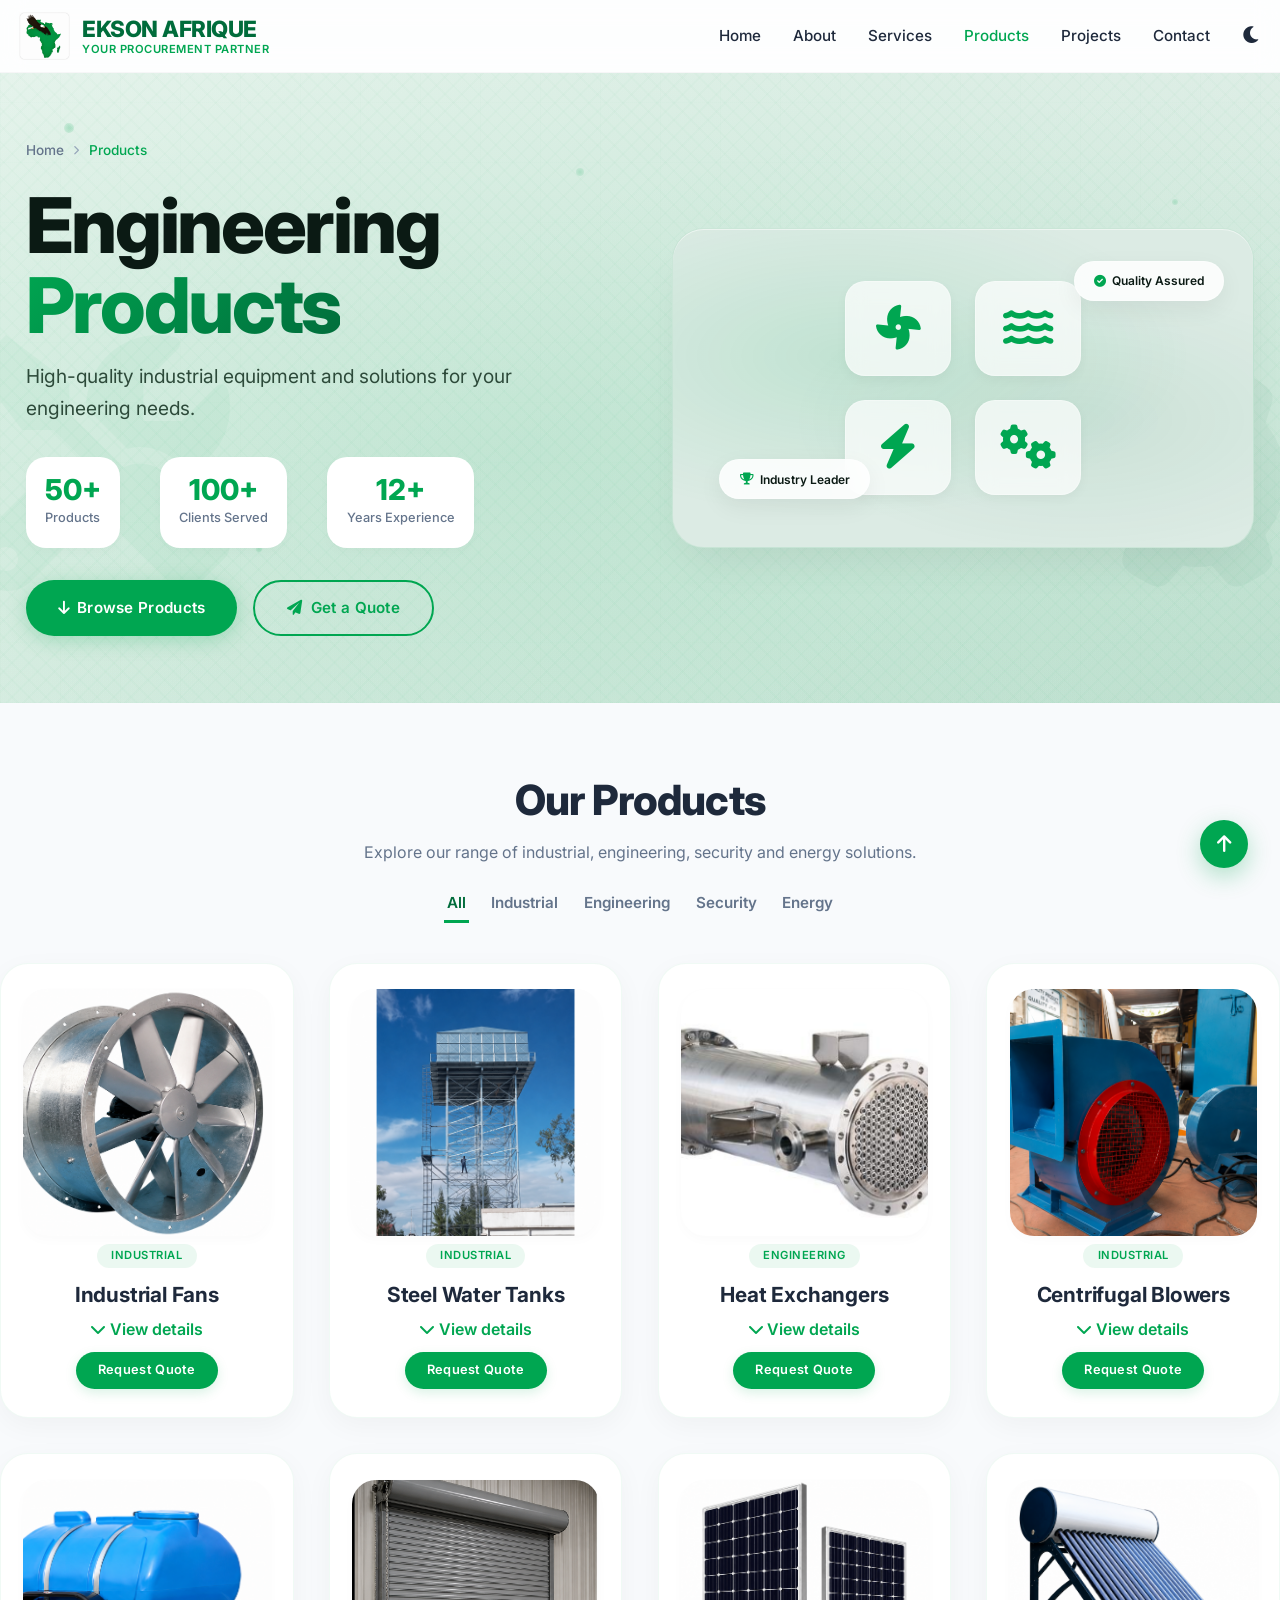
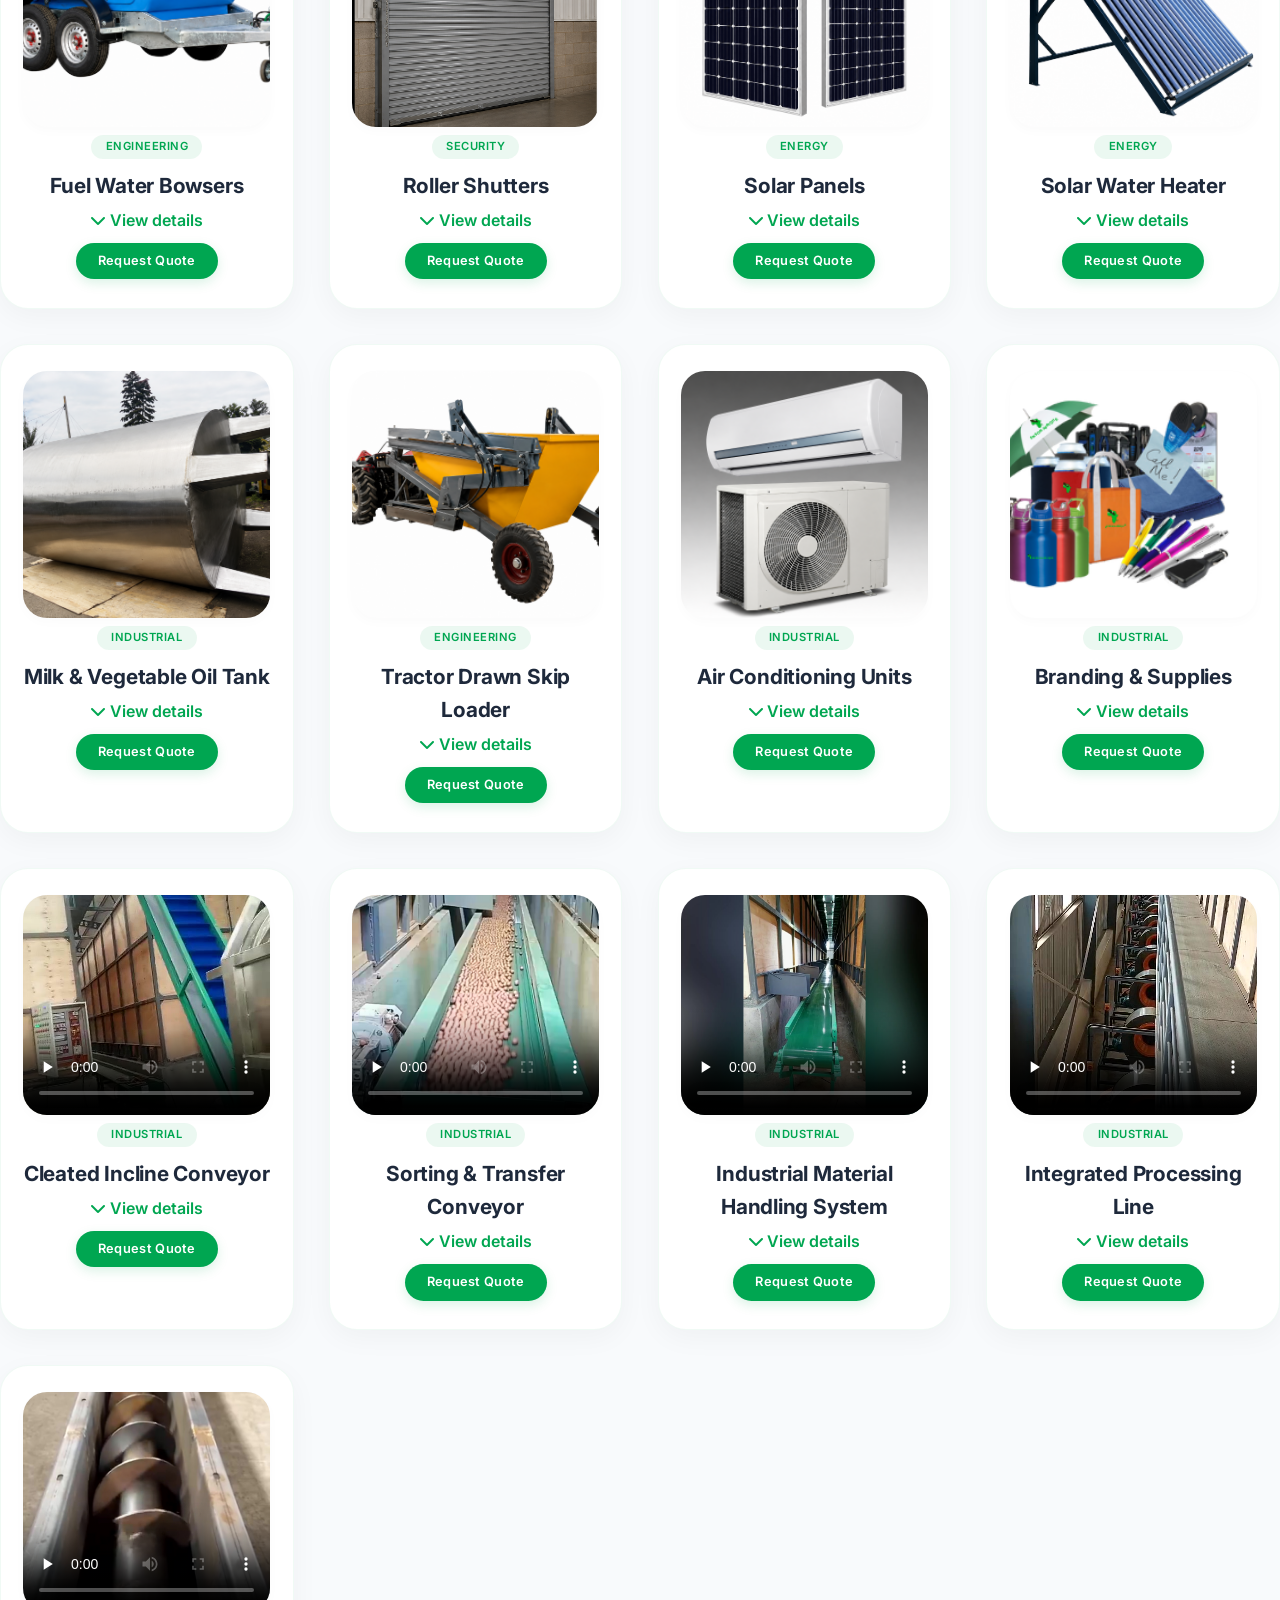
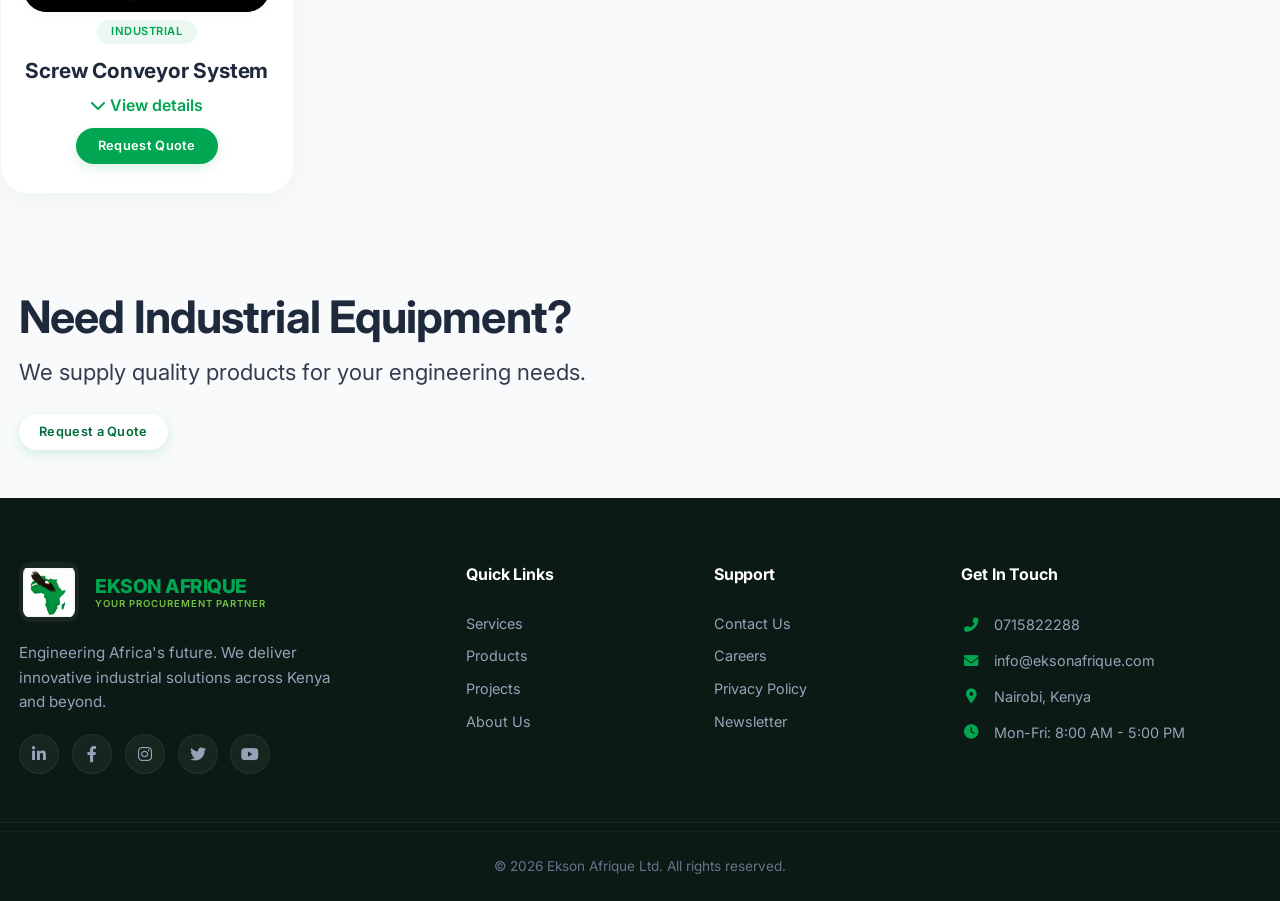
<file: pages/products.html>
<!DOCTYPE html>
<html lang="en">
<head>
    <meta charset="UTF-8" />
    <meta name="viewport" content="width=device-width, initial-scale=1.0" />
    <title>Engineering Products – Ekson Afrique</title>
    <meta name="description" content="Explore Ekson Afrique's industrial products including fans, water tanks, heat exchangers, and blowers." />
    <meta property="og:title" content="Engineering Products – Ekson Afrique" />
    <meta property="og:description" content="Industrial fans, steel water tanks, heat exchangers, and centrifugal blowers." />
    <meta property="og:type" content="website" />
    <meta name="twitter:card" content="summary_large_image" />
    <link rel="icon" href="../Pics/favicon.svg" type="image/svg+xml" />
    <link rel="preconnect" href="https://fonts.googleapis.com" />
    <link rel="preconnect" href="https://fonts.gstatic.com" crossorigin />
    <link href="https://fonts.googleapis.com/css2?family=Inter:opsz,wght@14..32,300;14..32,400;14..32,600;14..32,700;14..32,800&display=swap" rel="stylesheet" />
    <link rel="stylesheet" href="https://cdnjs.cloudflare.com/ajax/libs/font-awesome/6.0.0-beta3/css/all.min.css" />

    
    <link rel="stylesheet" href="../css/style.css" />
    <link rel="stylesheet" href="../css/adjustments.css" />
    <link rel="stylesheet" href="../css/footer.css">
    <link rel="stylesheet" href="../css/modal.css">
    <link rel="stylesheet" href="../css/privacy.css">

    




    <!-- Product video cards -->
    <style>
      .product-video {
        width: 100%;
        height: 220px;
        display: block;
        object-fit: cover;
        background: #0f172a;
        border-radius: 12px;
      }

      .product-video:focus {
        outline: 3px solid rgba(0, 166, 81, 0.35);
        outline-offset: 2px;
      }

      @media (max-width: 768px) {
        .product-video {
          height: 200px;
        }
      }
    </style>

</head>





<body>
    <!-- ===== Navigation ===== -->
    <nav class="navbar" role="navigation" aria-label="Main navigation">
        <div class="container nav-flex">
            <a href="index.html" class="logo">
                <img src="../Pics/Logo.png" alt="">

                <div class="logo-text">
                    <span class="brand">EKSON AFRIQUE</span>
                    <span class="tagline">YOUR PROCUREMENT PARTNER</span>
                </div>
            </a>
            <div class="nav-links" id="navLinks">
                <a href="../index.html">Home</a>
                <a href="about.html">About</a>
                <a href="services.html">Services</a>
                <a href="products.html">Products</a>
                <a href="projects.html">Projects</a>
                <a href="contact.html">Contact</a>
                <button class="dark-toggle" id="darkToggle" aria-label="Toggle dark mode"><i class="fas fa-moon"></i></button>
            </div>
            <div class="hamburger" id="hamburger" aria-label="Menu" role="button" tabindex="0">
                <i class="fas fa-bars"></i>
            </div>
        </div>
    </nav>

<!-- ===== Products Hero ===== -->
<section class="products-hero">
    <!-- Background decorations -->
    <div class="bg-decoration">
        <i class="fas fa-cogs"></i>
    </div>
    <div class="bg-decoration-secondary">
        <i class="fas fa-tools"></i>
    </div>
    <div class="floating-dots">
        <span></span>
        <span></span>
        <span></span>
        <span></span>
        <span></span>
        <span></span>
        <span></span>
        <span></span>
    </div>
    
    <div class="container">
        <div class="hero-grid">
            <div>
                <div class="breadcrumb">
                    <span>Home</span>
                    <i class="fas fa-chevron-right"></i>
                    <span class="active">Products</span>
                </div>
                <h1>Engineering <span class="text-gradient">Products</span></h1>
                <p>High-quality industrial equipment and solutions for your engineering needs.</p>
                <div class="hero-stats">
                    <div class="stat-item">
                        <span class="stat-number">50+</span>
                        <span class="stat-label">Products</span>
                    </div>
                    <div class="stat-item">
                        <span class="stat-number">100+</span>
                        <span class="stat-label">Clients Served</span>
                    </div>
                    <div class="stat-item">
                        <span class="stat-number">12+</span>
                        <span class="stat-label">Years Experience</span>
                    </div>
                </div>
                <div class="hero-buttons">
                    <a href="#productGrid" class="btn">
                        <i class="fas fa-arrow-down" style="margin-right: 8px;"></i> Browse Products
                    </a>
                    <a href="contact.html" class="btn btn-outline">
                        <i class="fas fa-paper-plane" style="margin-right: 8px;"></i> Get a Quote
                    </a>
                </div>
            </div>
            <div class="hero-image" aria-label="Products illustration">
                <div class="image-grid">
                    <div class="grid-item">
                        <i class="fas fa-fan"></i>
                    </div>
                    <div class="grid-item">
                        <i class="fas fa-water"></i>
                    </div>
                    <div class="grid-item">
                        <i class="fas fa-bolt"></i>
                    </div>
                    <div class="grid-item">
                        <i class="fas fa-cogs"></i>
                    </div>
                </div>
                <div class="floating-badge badge-1">
                    <i class="fas fa-check-circle"></i> Quality Assured
                </div>
                <div class="floating-badge badge-2">
                    <i class="fas fa-trophy"></i> Industry Leader
                </div>
            </div>
        </div>
    </div>
</section>




 <!-- ===== PRODUCTS SECTION (modified) ===== -->
  <section class="container py-16">
    <h2 class="section-title text-center">Our Products</h2>
    <p class="text-center" style="color: #64748B; max-width: 600px; margin: 0 auto 1.2rem;">Explore our range of industrial, engineering, security and energy solutions.</p>

    <!-- Category Filter Tabs -->
    <div class="category-tabs" id="categoryTabs">
      <button class="category-tab active" data-category="all">All</button>
      <button class="category-tab" data-category="industrial">Industrial</button>
      <button class="category-tab" data-category="engineering">Engineering</button>
      <button class="category-tab" data-category="security">Security</button>
      <button class="category-tab" data-category="energy">Energy</button>
    </div>

    <div class="product-grid-wrapper">
      <div class="product-grid" id="productGrid">
        <!-- ========== EXISTING PRODUCTS (updated with categories & toggle) ========== -->
        <!-- 1. Industrial Fans -->
        <div class="card product-card" data-category="industrial">
          <img class="product-img" src="../Pics/industrial fan.png" alt="Industrial Fans" />
          <span class="product-category-tag">Industrial</span>
          <h4>Industrial Fans</h4>
          <button class="product-details-toggle" data-target="info-fans"><i class="fas fa-chevron-down"></i> View details</button>
          <div class="product-info-panel" id="info-fans">
            <p>High pressure centrifugal fans</p>
            <ul><li>High pressure centrifugal</li><li>Durable construction</li><li>Energy efficient</li></ul>
          </div>
          <a href="contact.html" class="btn">Request Quote</a>
        </div>

        <!-- 2. Steel Water Tanks -->
        <div class="card product-card" data-category="industrial">
          <img class="product-img" src="../Pics/tank.png" alt="Steel Water Tanks" />
          <span class="product-category-tag">Industrial</span>
          <h4>Steel Water Tanks</h4>
          <button class="product-details-toggle" data-target="info-tanks"><i class="fas fa-chevron-down"></i> View details</button>
          <div class="product-info-panel" id="info-tanks">
            <p>Custom steel water tanks</p>
            <ul><li>Custom sizes up to 400cm</li><li>Galvanized steel</li><li>Corrosion resistant</li></ul>
          </div>
          <a href="contact.html" class="btn">Request Quote</a>
        </div>

        <!-- 3. Heat Exchangers -->
        <div class="card product-card" data-category="engineering">
          <img class="product-img" src="../Pics/HeatExchanger.png" alt="Heat Exchanger" />
          <span class="product-category-tag">Engineering</span>
          <h4>Heat Exchangers</h4>
          <button class="product-details-toggle" data-target="info-exchanger"><i class="fas fa-chevron-down"></i> View details</button>
          <div class="product-info-panel" id="info-exchanger">
            <p>Industrial cooling systems</p>
            <ul><li>Efficient heat transfer</li><li>Durable materials</li><li>Custom configurations</li></ul>
          </div>
          <a href="contact.html" class="btn">Request Quote</a>
        </div>

        <!-- 4. Centrifugal Blowers -->
        <div class="card product-card" data-category="industrial">
          <img class="product-img" src="../Pics/industryFans.png" alt="Centrifugal Blowers" />
          <span class="product-category-tag">Industrial</span>
          <h4>Centrifugal Blowers</h4>
          <button class="product-details-toggle" data-target="info-blower"><i class="fas fa-chevron-down"></i> View details</button>
          <div class="product-info-panel" id="info-blower">
            <p>High-performance blowers</p>
            <ul><li>High air flow capacity</li><li>Heavy-duty construction</li><li>Reliable performance</li></ul>
          </div>
          <a href="contact.html" class="btn">Request Quote</a>
        </div>

        <!-- 5. Fuel Water Bowsers -->
        <div class="card product-card" data-category="engineering">
          <img class="product-img" src="../Pics/fuelwaterbrowser.png" alt="Fuel Water Bowsers" />
          <span class="product-category-tag">Engineering</span>
          <h4>Fuel Water Bowsers</h4>
          <button class="product-details-toggle" data-target="info-bowser"><i class="fas fa-chevron-down"></i> View details</button>
          <div class="product-info-panel" id="info-bowser">
            <p>Mobile storage solutions</p>
            <ul><li>Mobile storage</li><li>Durable construction</li><li>Custom capacities</li></ul>
          </div>
          <a href="contact.html" class="btn">Request Quote</a>
        </div>

        <!-- 6. Roller Shutters (security) -->
        <div class="card product-card" data-category="security">
          <img class="product-img" src="../Pics/storage door.png" alt="Roller Shutters" />
          <span class="product-category-tag">Security</span>
          <h4>Roller Shutters</h4>
          <button class="product-details-toggle" data-target="info-shutter"><i class="fas fa-chevron-down"></i> View details</button>
          <div class="product-info-panel" id="info-shutter">
            <p>Security & access control</p>
            <ul><li>Custom sizes</li><li>Secure design</li><li>Manual or motorized</li></ul>
          </div>
          <a href="contact.html" class="btn">Request Quote</a>
        </div>

        <!-- ========== NEW PRODUCTS (from your description) ========== -->

        <!-- 7. Solar Panels (Energy) -->
        <div class="card product-card" data-category="energy">
          <img class="product-img" src="../Pics/solarpanels.png" alt="Solar Panels" />
          <span class="product-category-tag">Energy</span>
          <h4>Solar Panels</h4>
          <button class="product-details-toggle" data-target="info-solar"><i class="fas fa-chevron-down"></i> View details</button>
          <div class="product-info-panel" id="info-solar">
            <p>Anti-reflective, high transparency glass</p>
            <ul><li>Withstand 2400 Pa wind / 5400 Pa snow</li><li>IP65 junction box</li><li>High efficiency cells</li></ul>
          </div>
          <a href="contact.html" class="btn">Request Quote</a>
        </div>

        <!-- 8. Solar Water Heater (Energy) -->
        <div class="card product-card" data-category="energy">
          <img class="product-img" src="../Pics/SolarWaterHeater.png" alt="Solar Water Heater" />
          <span class="product-category-tag">Energy</span>
          <h4>Solar Water Heater</h4>
          <button class="product-details-toggle" data-target="info-solarheater"><i class="fas fa-chevron-down"></i> View details</button>
          <div class="product-info-panel" id="info-solarheater">
            <p>MEGASUN solar heaters – excellent quality</p>
            <ul><li>Capacities: 120, 160, 200, 300, 350 lt</li><li>Great performance</li><li>Eco-friendly</li></ul>
          </div>
          <a href="contact.html" class="btn">Request Quote</a>
        </div>

        <!-- 9. Milk & Vegetable Oil Tank (Industrial) -->
        <div class="card product-card" data-category="industrial">
          <img class="product-img" src="../Pics/bolier.png" alt="Milk & Vegetable Oil Tank" />
          <span class="product-category-tag">Industrial</span>
          <h4>Milk &amp; Vegetable Oil Tank</h4>
          <button class="product-details-toggle" data-target="info-milktank"><i class="fas fa-chevron-down"></i> View details</button>
          <div class="product-info-panel" id="info-milktank">
            <p>Stainless steel storage tanks</p>
            <ul><li>Food-grade material</li><li>Custom capacities</li><li>Easy cleaning</li></ul>
          </div>
          <a href="contact.html" class="btn">Request Quote</a>
        </div>

        <!-- 10. Tractor Drawn Garbage Skip Loader (Engineering) -->
        <div class="card product-card" data-category="engineering">
          <img class="product-img" src="../Pics/tractor drawn garbage skip loader.png" alt="Tractor Drawn Garbage Skip" />
          <span class="product-category-tag">Engineering</span>
          <h4>Tractor Drawn Skip Loader</h4>
          <button class="product-details-toggle" data-target="info-skip"><i class="fas fa-chevron-down"></i> View details</button>
          <div class="product-info-panel" id="info-skip">
            <p>Heavy-duty garbage skip loader</p>
            <ul><li>Chasis: RSC 203x76mm / 152x76mm</li><li>4 lifting rams, leaf spring</li><li>10.00 x 20 tyres, hydraulic brakes</li></ul>
          </div>
          <a href="contact.html" class="btn">Request Quote</a>
        </div>

        <!-- 11. Air Conditioning Units (Industrial) -->
        <div class="card product-card" data-category="industrial">
          <img class="product-img" src="../Pics/AirConditioning units.png" alt="Air Conditioning Units" />
          <span class="product-category-tag">Industrial</span>
          <h4>Air Conditioning Units</h4>
          <button class="product-details-toggle" data-target="info-ac"><i class="fas fa-chevron-down"></i> View details</button>
          <div class="product-info-panel" id="info-ac">
            <p>Cools faster, lasts longer, runs quieter</p>
            <ul><li>Energy efficient</li><li>Durable compressor</li><li>Quiet operation</li></ul>
          </div>
          <a href="contact.html" class="btn">Request Quote</a>
        </div>


        <!-- 13. General Branding & Supplies (Industrial) -->
        <div class="card product-card" data-category="industrial">
          <img class="product-img" src="../Pics/BrandingSolutions.png" alt="Branding & Supplies" />
          <span class="product-category-tag">Industrial</span>
          <h4>Branding &amp; Supplies</h4>
          <button class="product-details-toggle" data-target="info-branding"><i class="fas fa-chevron-down"></i> View details</button>
          <div class="product-info-panel" id="info-branding">
            <p>Custom branding & supply chain</p>
            <ul><li>Custom branding for businesses</li><li>Supply chain management</li><li>Procurement services</li></ul>
          </div>
          <a href="contact.html" class="btn">Request Quote</a>
        </div>


        <!-- ========== CONVEYOR & PROCESSING SYSTEMS IN ACTION ========== -->

        <!-- 14. Cleated Incline Conveyor -->
        <div class="card product-card" data-category="industrial">
          <video
            class="product-img product-video"
            controls
            preload="none"
            poster="../Pics/blue.jpg"
            playsinline
            aria-label="Cleated Incline Conveyor demonstration">
            <source src="../videos/blueconveyor.mp4" type="video/mp4">
            Your browser does not support the video tag.
          </video>
          <span class="product-category-tag">Industrial</span>
          <h4>Cleated Incline Conveyor</h4>
          <button class="product-details-toggle" data-target="info-blueconveyor">
            <i class="fas fa-chevron-down"></i> <span>View details</span>
          </button>
          <div class="product-info-panel" id="info-blueconveyor">
            <p>Efficient vertical transfer of bulk materials between processing stages.</p>
            <ul>
              <li>Inclined material transfer</li>
              <li>Cleated belt helps reduce material rollback</li>
              <li>Suitable for industrial processing lines</li>
            </ul>
          </div>
          <a href="contact.html" class="btn">Request Quote</a>
        </div>

        <!-- 15. Sorting & Transfer Conveyor -->
        <div class="card product-card" data-category="industrial">
          <video
            class="product-img product-video"
            controls
            preload="none"
            poster="../Pics/conveyor.png"
            playsinline
            aria-label="Sorting and Transfer Conveyor demonstration">
            <source src="../videos/conveyorbelt.mp4" type="video/mp4">
            Your browser does not support the video tag.
          </video>
          <span class="product-category-tag">Industrial</span>
          <h4>Sorting &amp; Transfer Conveyor</h4>
          <button class="product-details-toggle" data-target="info-conveyorbelt">
            <i class="fas fa-chevron-down"></i> <span>View details</span>
          </button>
          <div class="product-info-panel" id="info-conveyorbelt">
            <p>Continuous product movement for efficient sorting, inspection and processing.</p>
            <ul>
              <li>Steady product flow</li>
              <li>Supports sorting and inspection operations</li>
              <li>Integrates with production lines</li>
            </ul>
          </div>
          <a href="contact.html" class="btn">Request Quote</a>
        </div>

        <!-- 16. Industrial Material Handling System -->
        <div class="card product-card" data-category="industrial">
          <video
            class="product-img product-video"
            controls
            preload="none"
            poster="../Pics/green.png"
            playsinline
            aria-label="Industrial Material Handling System demonstration">
            <source src="../videos/greenconveyor.mp4" type="video/mp4">
            Your browser does not support the video tag.
          </video>
          <span class="product-category-tag">Industrial</span>
          <h4>Industrial Material Handling System</h4>
          <button class="product-details-toggle" data-target="info-greenconveyor">
            <i class="fas fa-chevron-down"></i> <span>View details</span>
          </button>
          <div class="product-info-panel" id="info-greenconveyor">
            <p>Integrated conveyors for smooth movement of materials throughout the production line.</p>
            <ul>
              <li>Horizontal and inclined transfer sections</li>
              <li>Efficient movement between processing stages</li>
              <li>Designed for continuous industrial operation</li>
            </ul>
          </div>
          <a href="contact.html" class="btn">Request Quote</a>
        </div>

        <!-- 17. Integrated Processing Line -->
        <div class="card product-card" data-category="industrial">
          <video
            class="product-img product-video"
            controls
            preload="none"
            poster="../Pics/insidde.png"
            playsinline
            aria-label="Integrated Processing Line demonstration">
            <source src="../videos/industryinside.mp4" type="video/mp4">
            Your browser does not support the video tag.
          </video>
          <span class="product-category-tag">Industrial</span>
          <h4>Integrated Processing Line</h4>
          <button class="product-details-toggle" data-target="info-industryinside">
            <i class="fas fa-chevron-down"></i> <span>View details</span>
          </button>
          <div class="product-info-panel" id="info-industryinside">
            <p>A complete industrial setup combining material handling, processing equipment and controls.</p>
            <ul>
              <li>Integrated production workflow</li>
              <li>Conveyor-based material handling</li>
              <li>Suitable for complete processing installations</li>
            </ul>
          </div>
          <a href="contact.html" class="btn">Request Quote</a>
        </div>


        <!-- 18. Screw Conveyor System -->
        <div class="card product-card" data-category="industrial">
    <video
      class="product-img product-video"
      controls
      preload="none"
      poster="../Pics/screw_conveyor_thumbnail.jpg"
      playsinline
      aria-label="Screw Conveyor System demonstration">
      <source src="../videos/screwconveyorsystem.mp4" type="video/mp4">
      Your browser does not support the video tag.
    </video>
          <span class="product-category-tag">Industrial</span>
          <h4>Screw Conveyor System</h4>
          <button class="product-details-toggle" data-target="info-screwconveyor">
            <i class="fas fa-chevron-down"></i> <span>View details</span>
          </button>
          <div class="product-info-panel" id="info-screwconveyor">
            <p>An enclosed auger conveyor for controlled movement of bulk materials through processing lines.</p>
            <ul>
              <li>Continuous bulk-material transfer</li>
              <li>Enclosed trough helps contain material during transport</li>
              <li>Suitable for integration with industrial processing systems</li>
            </ul>
          </div>
          <a href="contact.html" class="btn">Request Quote</a>
        </div>

      </div> <!-- end product-grid -->
    </div> <!-- end product-grid-wrapper -->
  </section>

    <!-- ===== CTA ===== -->
    <section class="container">
        <div class="cta-section">
            <h2 style="font-size: 2.8rem;">Need Industrial Equipment?</h2>
            <p style="font-size: 1.4rem; opacity: 0.9;">We supply quality products for your engineering needs.</p>
            <a href="contact.html" class="btn" style="background: white; color: #006C3B; margin-top: 1.5rem;">Request a Quote</a>
        </div>
    </section>

     <!-- ===== FOOTER ===== -->
<footer class="footer">
    <div class="container footer-grid">
        <!-- Column 1: Logo & About -->
        <div class="footer-brand">
            <div class="footer-logo-wrapper">
                <img src="../Pics/Logo.png" alt="Ekson Afrique Logo" class="footer-logo" />
                <div class="footer-logo-text">
                    <span class="footer-brand-name">EKSON AFRIQUE</span>
                    <span class="footer-tagline">YOUR PROCUREMENT PARTNER</span>
                </div>
            </div>
            <p class="footer-description">Engineering Africa's future. We deliver innovative industrial solutions across Kenya and beyond.</p>
           <div class="footer-social">
                    <a href="https://www.linkedin.com/company/ekson-afrique/" aria-label="LinkedIn"><i class="fab fa-linkedin-in"></i></a>
                    <a href="https://web.facebook.com/eksonafriqueltd/" aria-label="Facebook"><i class="fab fa-facebook-f"></i></a>

                    <a href="https://www.instagram.com/ekson_afrique/"  aria-label="Instagram"><i class="fab fa-instagram"></i></a>

                    <a href="https://twitter.com" aria-label="Twitter"><i class="fab fa-twitter"></i></a>

                    <a href="https://www.youtube.com" aria-label="YouTube"><i class="fab fa-youtube"></i></a>
                </div>
        </div>

        <!-- Column 2: Quick Links -->
        <div class="footer-links">
            <h4>Quick Links</h4>
            <a href="services.html">Services</a>
            <a href="products.html">Products</a>
            <a href="projects.html">Projects</a>
            <a href="about.html">About Us</a>
        </div>

        <!-- Column 3: Support -->
        <div class="footer-links">
            <h4>Support</h4>
            <a href="contact.html">Contact Us</a>
            <a href="#">Careers</a>
            <a href="#" id="privacyPolicyLink">Privacy Policy</a>
            <a href="#">Newsletter</a>
        </div>

        <!-- Column 4: Contact Info -->
        <div class="footer-contact">
            <h4>Get In Touch</h4>
            <div class="footer-contact-item">
                <i class="fas fa-phone-alt"></i>
                <span>0715822288</span>
            </div>
            <div class="footer-contact-item">
                <i class="fas fa-envelope"></i>
                <span>info@eksonafrique.com</span>
            </div>
            <div class="footer-contact-item">
                <i class="fas fa-map-marker-alt"></i>
                <span>Nairobi, Kenya</span>
            </div>
            <div class="footer-contact-item">
                <i class="fas fa-clock"></i>
                <span>Mon-Fri: 8:00 AM - 5:00 PM</span>
            </div>
        </div>
    </div>

    <!-- Footer Bottom -->
    <div class="footer-bottom">
        <div class="container">
            <p>&copy; 2026 Ekson Afrique Ltd. All rights reserved.</p>
        </div>
    </div>
</footer>

    <!-- ===== Back to Top ===== -->
    <button class="back-top" id="backTop" aria-label="Back to top"><i class="fas fa-arrow-up"></i></button>

    <!-- ============================================
         EMBEDDED JAVASCRIPT (No external linking)
         ============================================ -->
    <script>
        /* ============================================
           Ekson Afrique - Products Page JavaScript
           ============================================ */

        document.addEventListener('DOMContentLoaded', function() {

            // ---------- Mobile Hamburger Menu ----------
            const hamburger = document.getElementById('hamburger');
            const navLinks = document.getElementById('navLinks');

            if (hamburger && navLinks) {
                hamburger.addEventListener('click', function() {
                    navLinks.classList.toggle('open');
                });

                // Close menu when clicking outside
                document.addEventListener('click', function(e) {
                    if (!hamburger.contains(e.target) && !navLinks.contains(e.target)) {
                        navLinks.classList.remove('open');
                    }
                });

                // Close menu when clicking a link
                const links = navLinks.querySelectorAll('a');
                links.forEach(function(link) {
                    link.addEventListener('click', function() {
                        navLinks.classList.remove('open');
                    });
                });
            }

            // ---------- Back to Top ----------
            const backTop = document.getElementById('backTop');
            if (backTop) {
                backTop.addEventListener('click', function() {
                    window.scrollTo({ top: 0, behavior: 'smooth' });
                });
            }

            // ---------- Dark Mode Toggle ----------
            const darkToggle = document.getElementById('darkToggle');
            if (darkToggle) {
                darkToggle.addEventListener('click', function() {
                    document.body.classList.toggle('dark');
                    const icon = this.querySelector('i');
                    if (document.body.classList.contains('dark')) {
                        icon.className = 'fas fa-sun';
                    } else {
                        icon.className = 'fas fa-moon';
                    }
                });
            }

            // ---------- Active Navigation Link ----------
            const currentPage = window.location.pathname.split('/').pop() || 'products.html';
            const navLinksAll = document.querySelectorAll('.nav-links a');
            navLinksAll.forEach(function(link) {
                const href = link.getAttribute('href');
                if (href === currentPage || (currentPage === 'products.html' && href === 'products.html')) {
                    link.classList.add('active');
                }
            });

            // ---------- Close hamburger on window resize ----------
            window.addEventListener('resize', function() {
                if (window.innerWidth > 768) {
                    navLinks.classList.remove('open');
                }
            });

            // ---------- Product Card Click Animation ----------
            const productCards = document.querySelectorAll('.product-card');
            productCards.forEach(function(card) {
                card.addEventListener('click', function(e) {
                    // Don't trigger if clicking on a button or link
                    if (e.target.closest('.btn') || e.target.closest('a') || e.target.closest('video')) return;
                    
                    // Add a subtle pulse animation
                    this.style.transition = 'transform 0.2s, box-shadow 0.2s';
                    this.style.transform = 'scale(0.98)';
                    this.style.boxShadow = '0 4px 20px rgba(0,166,81,0.15)';
                    
                    setTimeout(() => {
                        this.style.transform = 'scale(1)';
                        this.style.boxShadow = 'none';
                    }, 200);
                });
            });

        });



         
    (function() {
      // ---------- CATEGORY FILTER ----------
      const tabs = document.querySelectorAll('.category-tab');
      const cards = document.querySelectorAll('.product-card');

      function filterProducts(category) {
        cards.forEach(card => {
          const cardCat = card.dataset.category;
          if (category === 'all' || cardCat === category) {
            card.classList.remove('hidden');
          } else {
            const video = card.querySelector('video');
            if (video && !video.paused) video.pause();
            card.classList.add('hidden');
          }
        });
      }

      tabs.forEach(tab => {
        tab.addEventListener('click', function(e) {
          tabs.forEach(t => t.classList.remove('active'));
          this.classList.add('active');
          const cat = this.dataset.category;
          filterProducts(cat);
        });
      });

      // ---------- DETAILS TOGGLE (v) ----------
      const toggleButtons = document.querySelectorAll('.product-details-toggle');
      toggleButtons.forEach(btn => {
        btn.addEventListener('click', function(e) {
          e.stopPropagation();
          const targetId = this.dataset.target;
          const panel = document.getElementById(targetId);
          if (!panel) return;

          // close other open panels (optional - cleaner)
          document.querySelectorAll('.product-info-panel.open').forEach(p => {
            if (p.id !== targetId) {
              p.classList.remove('open');
              const otherBtn = document.querySelector(`.product-details-toggle[data-target="${p.id}"]`);
              if (otherBtn) {
                otherBtn.classList.remove('open');
                const icon = otherBtn.querySelector('i');
                const span = otherBtn.querySelector('span');
                if (icon) icon.className = 'fas fa-chevron-down';
                if (span) span.textContent = 'View details';
              }
            }
          });

          // toggle current
          const isOpen = panel.classList.contains('open');
          panel.classList.toggle('open');
          this.classList.toggle('open');

          const icon = this.querySelector('i');
          const span = this.querySelector('span');
          if (!isOpen) {
            if (icon) icon.className = 'fas fa-chevron-up';
            if (span) span.textContent = 'Hide details';
          } else {
            if (icon) icon.className = 'fas fa-chevron-down';
            if (span) span.textContent = 'View details';
          }
        });
      });


      // ---------- PRODUCT VIDEOS ----------
      // Keep bandwidth/CPU use lower by allowing only one product video to play at a time.
      const productVideos = document.querySelectorAll('.product-video');
      productVideos.forEach(video => {
        video.addEventListener('play', function() {
          productVideos.forEach(otherVideo => {
            if (otherVideo !== this && !otherVideo.paused) {
              otherVideo.pause();
            }
          });
        });
      });

      // ---------- (optional) card click subtle animation ----------
      document.querySelectorAll('.product-card').forEach(card => {
        card.addEventListener('click', function(e) {
          if (e.target.closest('.btn') || e.target.closest('.product-details-toggle') || e.target.closest('video')) return;
          this.style.transition = 'transform 0.15s, box-shadow 0.15s';
          this.style.transform = 'scale(0.98)';
          setTimeout(() => { this.style.transform = 'scale(1)'; }, 150);
        });
      });

    })();




    </script>
    <script src="../JS/privacy-modal.js"></script>

<div class="modal-overlay" id="privacyModal">
    <div class="modal-container">
        <div class="modal-header">
            <h2>Privacy Policy</h2>
            <button class="modal-close-btn" id="closeModalBtn" aria-label="Close modal">
                <i class="fas fa-times"></i>
            </button>
        </div>
        <div class="modal-body">
            <div class="modal-content">
                <p><strong>Last Updated:</strong> July 2026</p>
                
                <h3>1. Information We Collect</h3>
                <p>Ekson Afrique Ltd collects information you provide directly, such as when you contact us, request a quote, or sign up for our newsletter. This may include:</p>
                <ul>
                    <li>Name and contact information</li>
                    <li>Company details</li>
                    <li>Project requirements</li>
                    <li>Communication preferences</li>
                </ul>

                <h3>2. How We Use Your Information</h3>
                <p>We use the information we collect to:</p>
                <ul>
                    <li>Provide and improve our services</li>
                    <li>Respond to inquiries and requests</li>
                    <li>Send important updates and communications</li>
                    <li>Comply with legal obligations</li>
                </ul>

                <h3>3. Information Sharing</h3>
                <p>We do not sell, trade, or rent your personal information to third parties. We may share information with:</p>
                <ul>
                    <li>Service providers who assist with our operations</li>
                    <li>Legal authorities when required by law</li>
                    <li>Business partners with your consent</li>
                </ul>

                <h3>4. Data Security</h3>
                <p>We implement appropriate technical and organizational measures to protect your personal information against unauthorized access, alteration, disclosure, or destruction.</p>

                <h3>5. Your Rights</h3>
                <p>You have the right to:</p>
                <ul>
                    <li>Access your personal data</li>
                    <li>Request corrections to your data</li>
                    <li>Request deletion of your data</li>
                    <li>Opt-out of marketing communications</li>
                </ul>

                <h3>6. Cookies</h3>
                <p>We use cookies to enhance your browsing experience. You can control cookie preferences through your browser settings.</p>

                <h3>7. Changes to This Policy</h3>
                <p>We may update this privacy policy from time to time. We will notify you of any significant changes by posting the new policy on this page.</p>

                <h3>8. Contact Us</h3>
                <p>If you have any questions about this Privacy Policy, please contact us:</p>
                <ul>
                    <li><strong>Email:</strong> info@eksonafrique.com</li>
                    <li><strong>Phone:</strong> 0715822288</li>
                    <li><strong>Address:</strong> Nairobi, Kenya</li>
                </ul>
            </div>
        </div>
        <div class="modal-footer">
            <button class="modal-close-btn-secondary" id="closeModalBtnSecondary">Close</button>
        </div>
    </div>
</div>

</body>
</html>
</file>
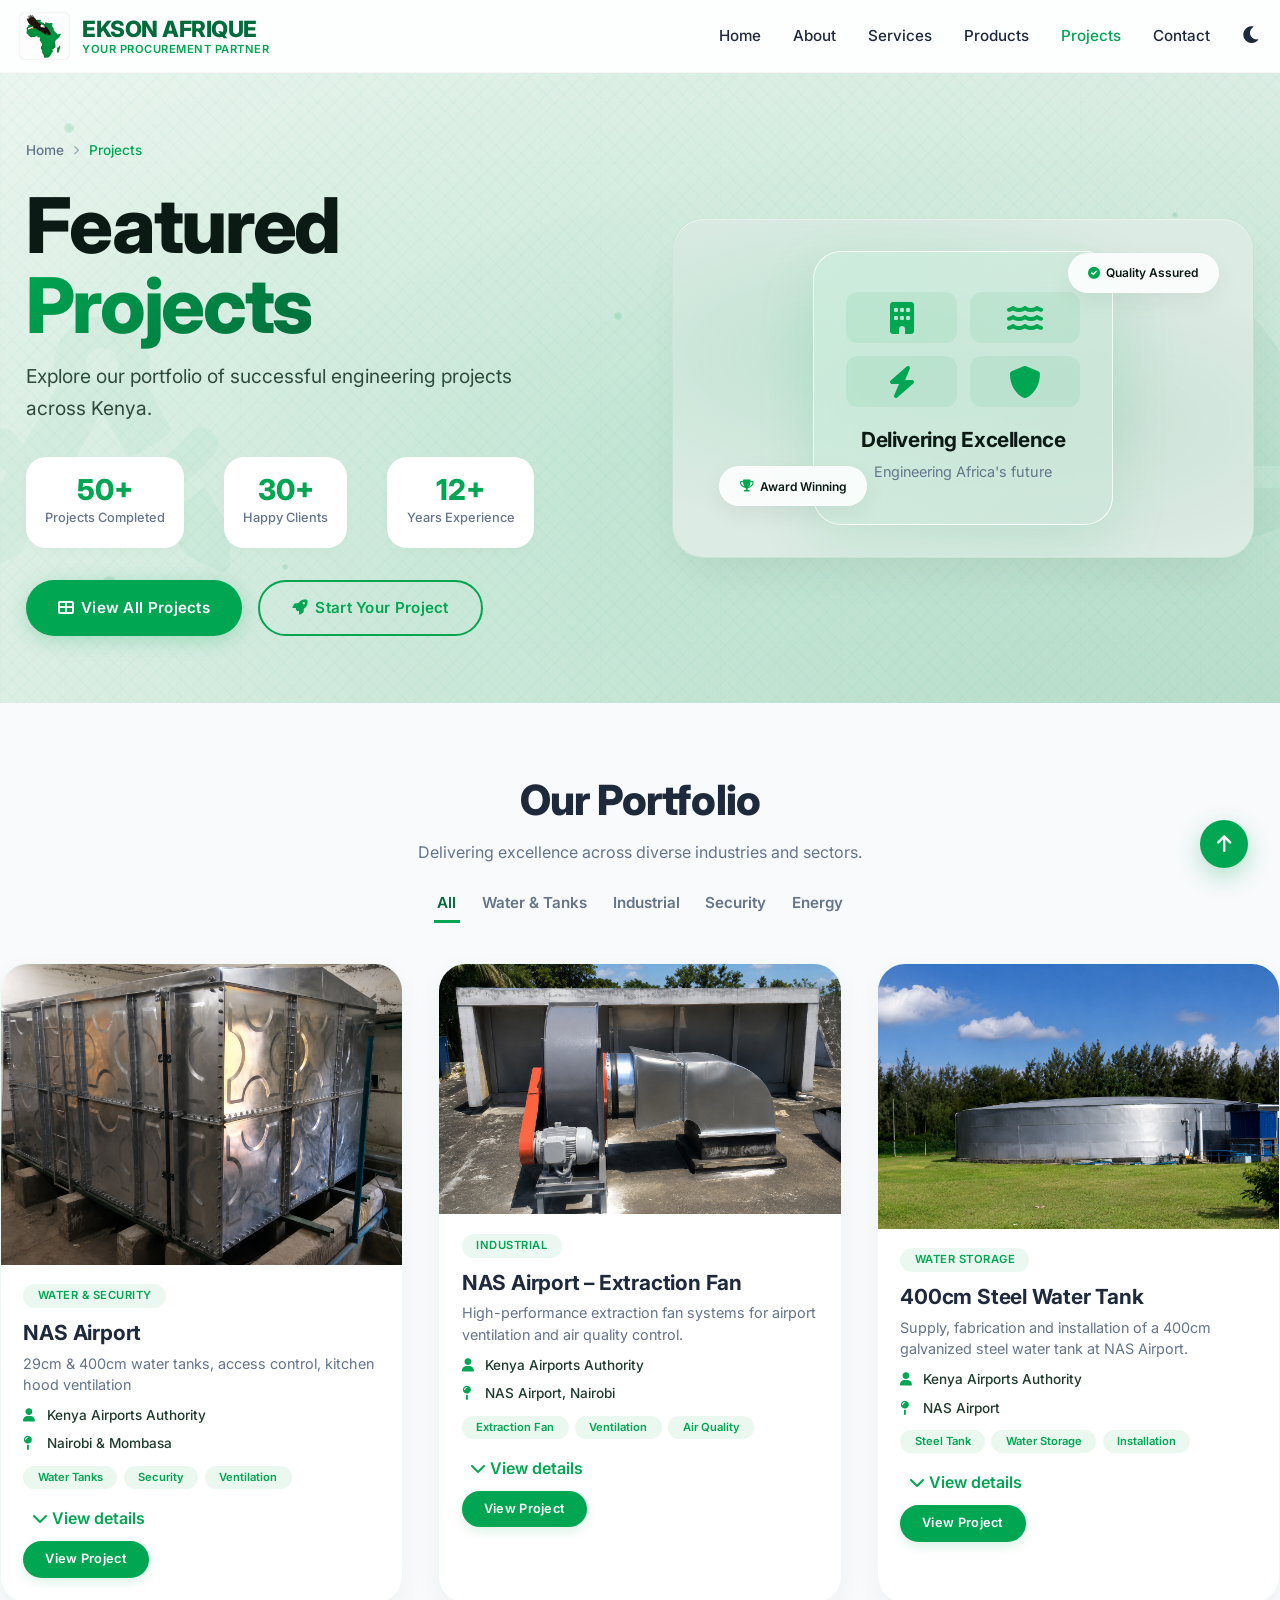
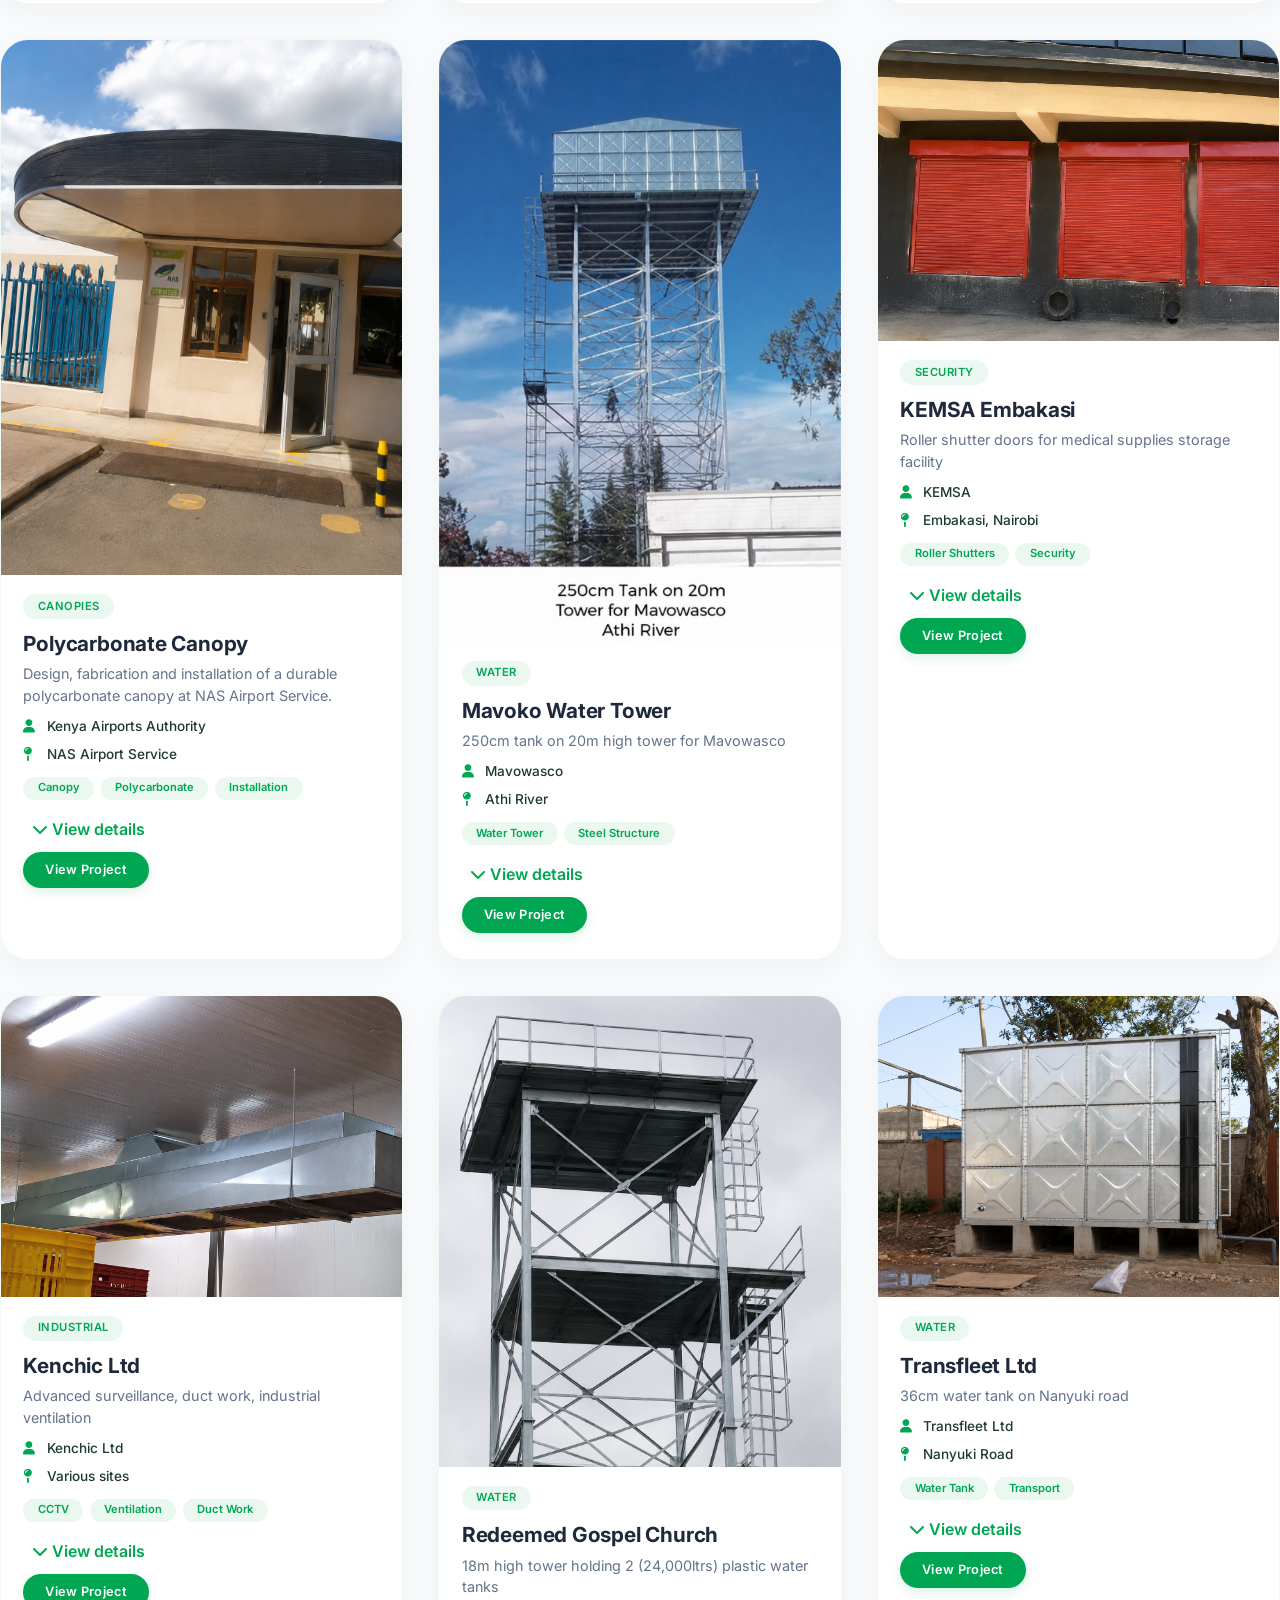
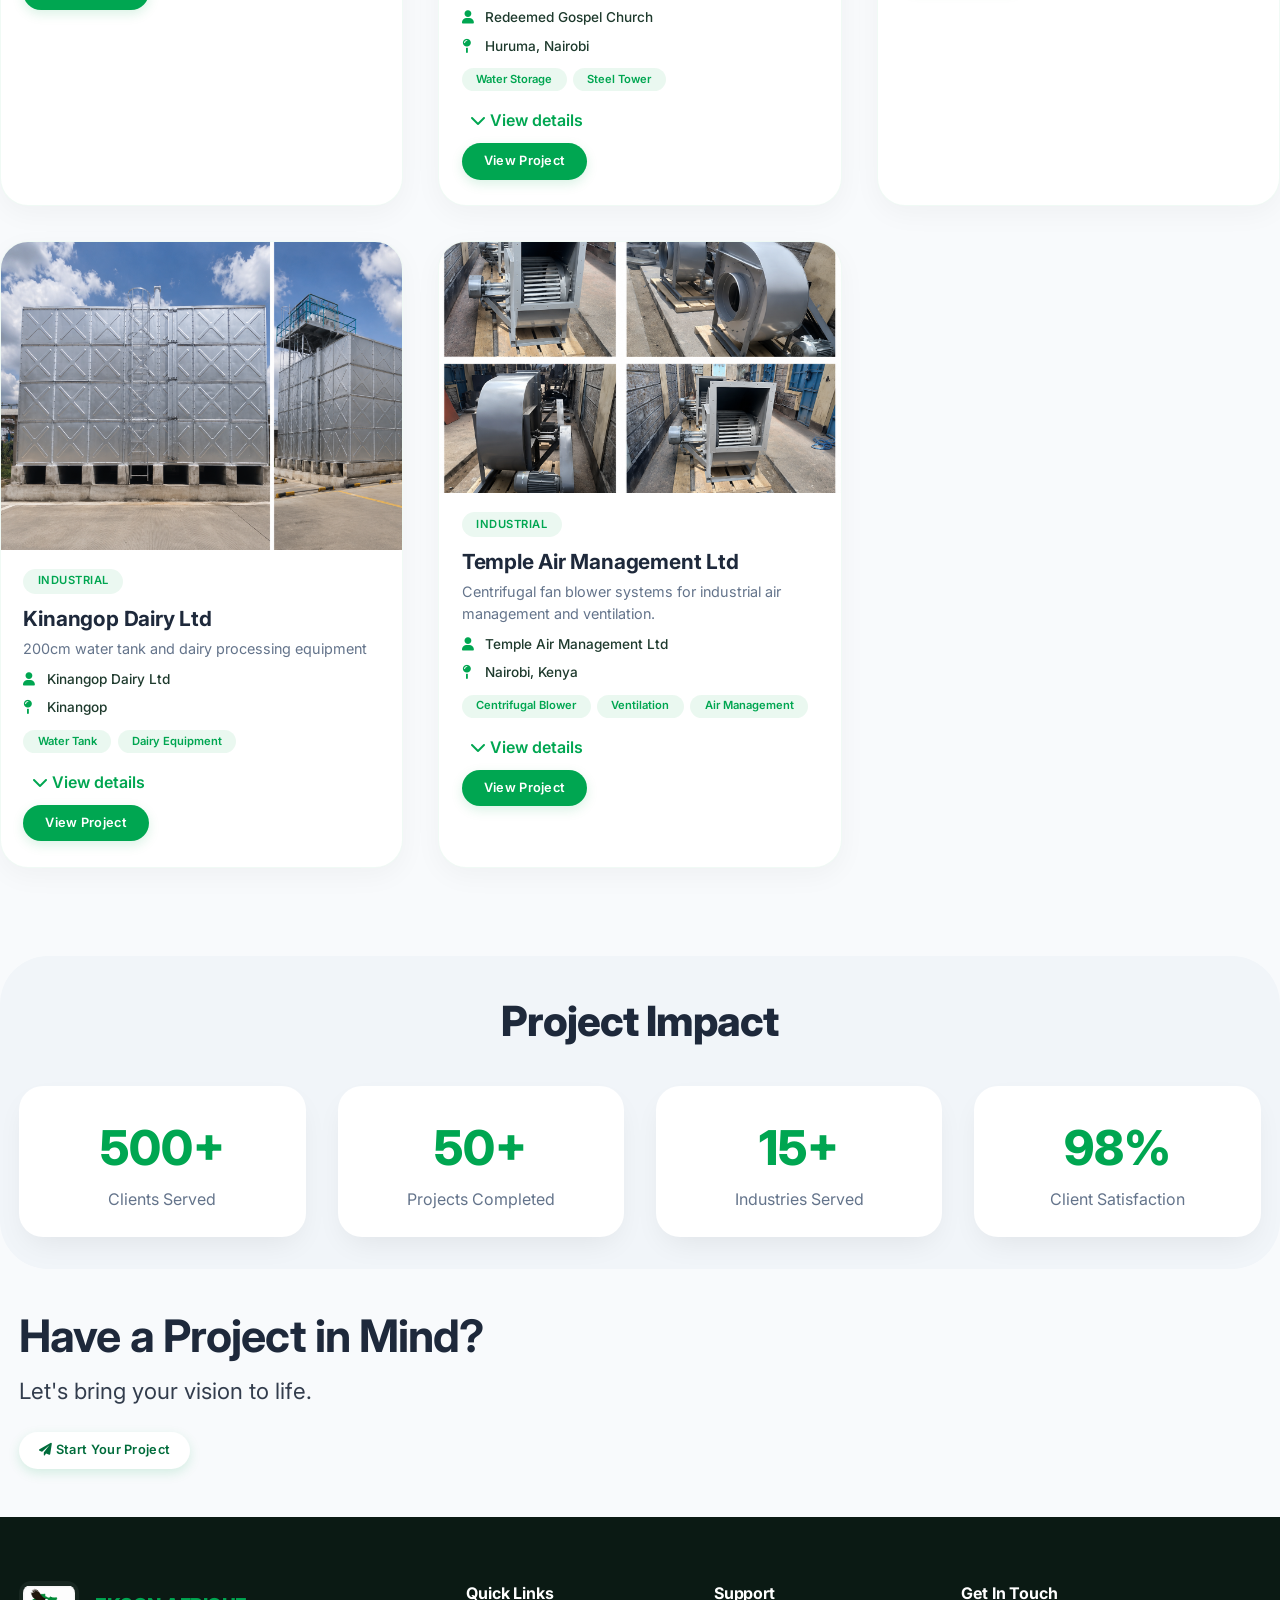
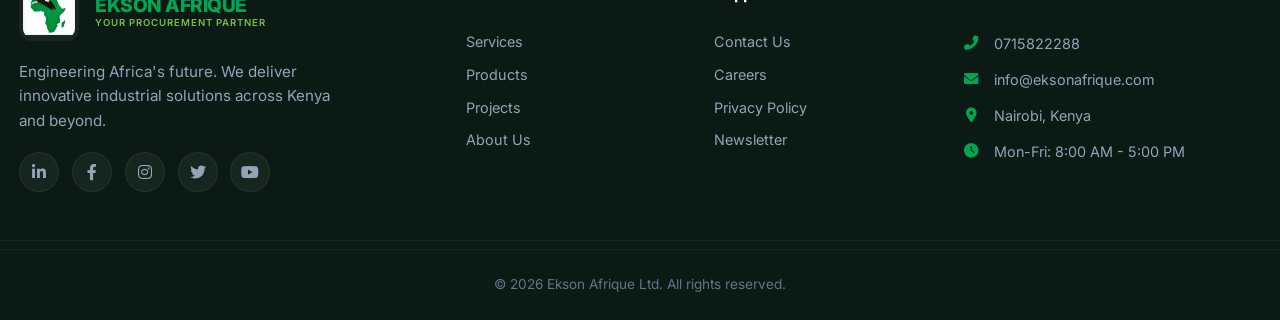
<file: pages/projects.html>
<!DOCTYPE html>
<html lang="en">
<head>
    <meta charset="UTF-8" />
    <meta name="viewport" content="width=device-width, initial-scale=1.0" />
    <title>Featured Projects – Ekson Afrique</title>
    <meta name="description" content="Explore Ekson Afrique's featured engineering projects including NAS Airport, Mavoko Water Tower, KEMSA, and more." />
    <meta property="og:title" content="Featured Projects – Ekson Afrique" />
    <meta property="og:description" content="Engineering projects across Kenya including airports, water towers, and industrial facilities." />
    <meta property="og:type" content="website" />
    <meta name="twitter:card" content="summary_large_image" />
    <link rel="icon" href="../Pics/favicon.svg" type="image/svg+xml" />
    
    <!-- ===== CSS LINKS ===== -->
    <link rel="preconnect" href="https://fonts.googleapis.com" />
    <link rel="preconnect" href="https://fonts.gstatic.com" crossorigin />
    <link href="https://fonts.googleapis.com/css2?family=Inter:opsz,wght@14..32,300;14..32,400;14..32,600;14..32,700;14..32,800&display=swap" rel="stylesheet" />
    <link rel="stylesheet" href="https://cdnjs.cloudflare.com/ajax/libs/font-awesome/6.0.0-beta3/css/all.min.css" />
    <link rel="stylesheet" href="../css/style.css" />
    <link rel="stylesheet" href="../css/contact and projects.css" />
    <link rel="stylesheet" href="../css/privacy.css" />

    <link rel="stylesheet" href="../css/footer.css">



</head>
<body>
    <!-- ===== Navigation ===== -->
    <nav class="navbar" role="navigation" aria-label="Main navigation">
        <div class="container nav-flex">
            <a href="../index.html" class="logo">
                <img src="../Pics/Logo.png" alt="Ekson Afrique Logo">

                <div class="logo-text">
                    <span class="brand">EKSON AFRIQUE</span>
                    <span class="tagline">YOUR PROCUREMENT PARTNER</span>
                </div>
            </a>
            <div class="nav-links" id="navLinks">
                <a href="../index.html">Home</a>
                <a href="about.html">About</a>
                <a href="services.html">Services</a>
                <a href="products.html">Products</a>
                <a href="projects.html">Projects</a>
                <a href="contact.html">Contact</a>
                <button class="dark-toggle" id="darkToggle" aria-label="Toggle dark mode">
                    <i class="fas fa-moon"></i>
                </button>
            </div>
            <div class="hamburger" id="hamburger" aria-label="Menu" role="button" tabindex="0">
                <i class="fas fa-bars"></i>
            </div>
        </div>
    </nav>

<!-- ===== PROJECTS HERO ===== -->
<section class="projects-hero">
    <!-- Background decorations -->
    <div class="bg-decoration">
        <i class="fas fa-hard-hat"></i>
    </div>
    <div class="bg-decoration-secondary">
        <i class="fas fa-drafting-compass"></i>
    </div>
    <div class="floating-dots">
        <span></span>
        <span></span>
        <span></span>
        <span></span>
        <span></span>
        <span></span>
        <span></span>
        <span></span>
    </div>
    
    <div class="container">
        <div class="hero-grid">
            <div>
                <div class="breadcrumb">
                    <span>Home</span>
                    <i class="fas fa-chevron-right"></i>
                    <span class="active">Projects</span>
                </div>
                <h1>Featured <span class="text-gradient">Projects</span></h1>
                <p>Explore our portfolio of successful engineering projects across Kenya.</p>
                <div class="project-stats">
                    <div class="stat-item">
                        <span class="stat-number">50+</span>
                        <span class="stat-label">Projects Completed</span>
                    </div>
                    <div class="stat-item">
                        <span class="stat-number">30+</span>
                        <span class="stat-label">Happy Clients</span>
                    </div>
                    <div class="stat-item">
                        <span class="stat-number">12+</span>
                        <span class="stat-label">Years Experience</span>
                    </div>
                </div>
                <div class="hero-buttons">
                    <a href="#projects-grid" class="btn">
                        <i class="fas fa-th-large" style="margin-right: 8px;"></i> View All Projects
                    </a>
                    <a href="contact.html" class="btn btn-outline">
                        <i class="fas fa-rocket" style="margin-right: 8px;"></i> Start Your Project
                    </a>
                </div>
            </div>
            <div class="hero-image" aria-label="Projects illustration">
                <div class="image-content">
                    <div class="project-card-glow">
                        <div class="project-card-inner">
                            <div class="project-icons">
                                <i class="fas fa-building"></i>
                                <i class="fas fa-water"></i>
                                <i class="fas fa-bolt"></i>
                                <i class="fas fa-shield-alt"></i>
                            </div>
                            <h3>Delivering Excellence</h3>
                            <p>Engineering Africa's future</p>
                        </div>
                    </div>
                    <div class="floating-badge badge-1">
                        <i class="fas fa-check-circle"></i> Quality Assured
                    </div>
                    <div class="floating-badge badge-2">
                        <i class="fas fa-trophy"></i> Award Winning
                    </div>
                </div>
            </div>
        </div>
    </div>
</section>

    <!-- ===== PROJECTS SECTION (modified) ===== -->
    <section id="projects-grid" class="container py-16">
        <h2 class="section-title text-center">Our Portfolio</h2>
        <p class="text-center" style="color: #64748B; max-width: 600px; margin: 0 auto 1.2rem;">Delivering excellence across diverse industries and sectors.</p>

        <!-- Category Filter Tabs -->
        <div class="category-tabs" id="projectCategoryTabs">
            <button class="category-tab active" data-category="all">All</button>
            <button class="category-tab" data-category="water">Water &amp; Tanks</button>
            <button class="category-tab" data-category="industrial">Industrial</button>
            <button class="category-tab" data-category="security">Security</button>
            <button class="category-tab" data-category="energy">Energy</button>
        </div>

        <div class="project-grid-wrapper">
            <div class="project-grid" id="projectGrid">


                <!-- ====== PROJECT 1: NAS Airport (Water & Security) ====== -->
                <div class="project-card" data-category="water security">
                    <img src="../Pics/nas1.png" alt="">
                    <div class="project-body">
                        <span class="project-category-tag">Water &amp; Security</span>
                        <h4>NAS Airport</h4>
                        <p>29cm &amp; 400cm water tanks, access control, kitchen hood ventilation</p>
                        <div class="client-location"><i class="fas fa-user"></i> Kenya Airports Authority</div>
                        <div class="client-location"><i class="fas fa-map-pin"></i> Nairobi &amp; Mombasa</div>
                        <div class="project-tags">
                            <span>Water Tanks</span><span>Security</span><span>Ventilation</span>
                        </div>
                        <button class="project-details-toggle" data-target="pinfo-nas"><i class="fas fa-chevron-down"></i> View details</button>
                        <div class="project-info-panel" id="pinfo-nas">
                            <p>Project Scope</p>
                            <ul>
                                <li>Design, fabricate and erect 29cm galvanised water tank</li>
                                <li>200 &amp; 400cm corrugated water tanks</li>
                                <li>Access control systems &amp; kitchen hood ventilation</li>
                                <li>Outcome: improved water storage and supply efficiency</li>
                            </ul>
                        </div>
                        <a href="contact.html" class="btn">View Project</a>
                    </div>
                </div>


                            <!-- ====== PROJECT 10: NAS Airport (Industrial) ====== -->
            <div class="project-card" data-category="industrial">
                <img class="project-img" src="../Pics/extractionFAn.png" alt="Extraction fan system at NAS Airport" />
                <div class="project-body">
                    <span class="project-category-tag">Industrial</span>
                    <h4>NAS Airport – Extraction Fan</h4>
                    <p>High-performance extraction fan systems for airport ventilation and air quality control.</p>
                    <div class="client-location"><i class="fas fa-user"></i> Kenya Airports Authority</div>
                    <div class="client-location"><i class="fas fa-map-pin"></i> NAS Airport, Nairobi</div>
                    <div class="project-tags">
                        <span>Extraction Fan</span><span>Ventilation</span><span>Air Quality</span>
                    </div>
                    <button class="project-details-toggle" data-target="pinfo-nasfan"><i class="fas fa-chevron-down"></i> View details</button>
                    <div class="project-info-panel" id="pinfo-nasfan">
                        <p>Project Scope</p>
                        <ul>
                            <li>Supply and installation of high-capacity extraction fans</li>
                            <li>Custom ductwork and ventilation system design</li>
                            <li>Improved air quality and smoke extraction for airport facilities</li>
                            <li>Energy-efficient operation with low noise output</li>
                        </ul>
                    </div>
                    <a href="contact.html" class="btn">View Project</a>
                </div>
            </div>

    <div class="project-card" data-category="water security">
    <img src="../Pics/400cmTank.png" alt="400cm Steel Water Tank - NAS Airport">
    <div class="project-body">
        <span class="project-category-tag">Water Storage</span>
        <h4>400cm Steel Water Tank</h4>
        <p>Supply, fabrication and installation of a 400cm galvanized steel water tank at NAS Airport.</p>

        <div class="client-location">
            <i class="fas fa-user"></i> Kenya Airports Authority
        </div>

        <div class="client-location">
            <i class="fas fa-map-pin"></i> NAS Airport
        </div>

        <div class="project-tags">
            <span>Steel Tank</span>
            <span>Water Storage</span>
            <span>Installation</span>
        </div>

        <button class="project-details-toggle" data-target="pinfo-nas400">
            <i class="fas fa-chevron-down"></i> View details
        </button>

        <div class="project-info-panel" id="pinfo-nas400">
            <p><strong>Project Scope</strong></p>
            <ul>
                <li>Fabrication of a 400cm galvanized steel water tank.</li>
                <li>Supply and on-site installation at NAS Airport.</li>
                <li>Designed for reliable, high-capacity water storage.</li>
                <li>Improved water availability and operational efficiency.</li>
            </ul>
        </div>

        <a href="contact.html" class="btn">View Project</a>
    </div>
</div>

               <div class="project-card" data-category="canopies">
    <img src="../Pics/Polycarbonate canopy.png" alt="Polycarbonate Canopy - NAS Airport Service">
    <div class="project-body">
        <span class="project-category-tag">Canopies</span>
        <h4>Polycarbonate Canopy</h4>
        <p>Design, fabrication and installation of a durable polycarbonate canopy at NAS Airport Service.</p>

        <div class="client-location">
            <i class="fas fa-user"></i> Kenya Airports Authority
        </div>

        <div class="client-location">
            <i class="fas fa-map-pin"></i> NAS Airport Service
        </div>

        <div class="project-tags">
            <span>Canopy</span>
            <span>Polycarbonate</span>
            <span>Installation</span>
        </div>

        <button class="project-details-toggle" data-target="pinfo-polycanopy">
            <i class="fas fa-chevron-down"></i> View details
        </button>

        <div class="project-info-panel" id="pinfo-polycanopy">
            <p><strong>Project Scope</strong></p>
            <ul>
                <li>Design and fabrication of a high-quality polycarbonate canopy.</li>
                <li>Supply and professional installation at NAS Airport Service.</li>
                <li>Weather-resistant roofing providing shade and rain protection.</li>
                <li>Enhanced aesthetics and functionality of the facility entrance.</li>
            </ul>
        </div>

        <a href="contact.html" class="btn">View Project</a>
    </div>
</div>
                

                <!-- ====== PROJECT 2: Mavoko Water Tower (Water) ====== -->
                <div class="project-card" data-category="water">
                   <img src="../Pics/RaisedTank.png" alt="R">
                    <div class="project-body">
                        <span class="project-category-tag">Water</span>
                        <h4>Mavoko Water Tower</h4>
                        <p>250cm tank on 20m high tower for Mavowasco</p>
                        <div class="client-location"><i class="fas fa-user"></i> Mavowasco</div>
                        <div class="client-location"><i class="fas fa-map-pin"></i> Athi River</div>
                        <div class="project-tags">
                            <span>Water Tower</span><span>Steel Structure</span>
                        </div>
                        <button class="project-details-toggle" data-target="pinfo-mavoko"><i class="fas fa-chevron-down"></i> View details</button>
                        <div class="project-info-panel" id="pinfo-mavoko">
                            <p>Project Scope</p>
                            <ul>
                                <li>250cm water tank on 20m high tower</li>
                                <li>Steel structure design and erection</li>
                                <li>Client: Invegus Consultants</li>
                            </ul>
                        </div>
                        <a href="contact.html" class="btn">View Project</a>
                    </div>
                </div>



                <!-- ====== PROJECT 3: KEMSA Embakasi (Security) ====== -->
                <div class="project-card" data-category="security">
                    <img src="../Pics/embakasi.png" alt="RollerShutters">
                    <div class="project-body">
                        <span class="project-category-tag">Security</span>
                        <h4>KEMSA Embakasi</h4>
                        <p>Roller shutter doors for medical supplies storage facility</p>
                        <div class="client-location"><i class="fas fa-user"></i> KEMSA</div>
                        <div class="client-location"><i class="fas fa-map-pin"></i> Embakasi, Nairobi</div>
                        <div class="project-tags">
                            <span>Roller Shutters</span><span>Security</span>
                        </div>
                        <button class="project-details-toggle" data-target="pinfo-kemsa"><i class="fas fa-chevron-down"></i> View details</button>
                        <div class="project-info-panel" id="pinfo-kemsa">
                            <p>Project Scope</p>
                            <ul>
                                <li>Supply and installation of roller shutter doors</li>
                                <li>Custom sizes for warehouse access</li>
                                <li>Enhanced security for medical supplies</li>
                            </ul>
                        </div>
                        <a href="contact.html" class="btn">View Project</a>
                    </div>
                </div>

                <!-- ====== PROJECT 4: Kenchic Ltd (Industrial) ====== -->
                <div class="project-card" data-category="industrial">
                    <img src="../Pics/duct.png" alt="DuctWork">
                    <div class="project-body">
                        <span class="project-category-tag">Industrial</span>
                        <h4>Kenchic Ltd</h4>
                        <p>Advanced surveillance, duct work, industrial ventilation</p>
                        <div class="client-location"><i class="fas fa-user"></i> Kenchic Ltd</div>
                        <div class="client-location"><i class="fas fa-map-pin"></i> Various sites</div>
                        <div class="project-tags">
                            <span>CCTV</span><span>Ventilation</span><span>Duct Work</span>
                        </div>
                        <button class="project-details-toggle" data-target="pinfo-kenchic"><i class="fas fa-chevron-down"></i> View details</button>
                        <div class="project-info-panel" id="pinfo-kenchic">
                            <p>Project Scope</p>
                            <ul>
                                <li>Installation of advanced surveillance systems</li>
                                <li>Industrial ventilation and duct work</li>
                                <li>Enhanced security and operational efficiency</li>
                            </ul>
                        </div>
                        <a href="contact.html" class="btn">View Project</a>
                    </div>
                </div>

                

                <!-- ====== PROJECT 6: Redeemed Gospel Church (Water) ====== -->
                <div class="project-card" data-category="water">
                    <img src="../Pics/towerholding.png" alt="">
                    <div class="project-body">
                        <span class="project-category-tag">Water</span>
                        <h4>Redeemed Gospel Church</h4>
                        <p>18m high tower holding 2 (24,000ltrs) plastic water tanks</p>
                        <div class="client-location"><i class="fas fa-user"></i> Redeemed Gospel Church</div>
                        <div class="client-location"><i class="fas fa-map-pin"></i> Huruma, Nairobi</div>
                        <div class="project-tags">
                            <span>Water Storage</span><span>Steel Tower</span>
                        </div>
                        <button class="project-details-toggle" data-target="pinfo-redeemed"><i class="fas fa-chevron-down"></i> View details</button>
                        <div class="project-info-panel" id="pinfo-redeemed">
                            <p>Project Scope</p>
                            <ul>
                                <li>18m high steel tower</li>
                                <li>2 x 24,000ltrs plastic water tanks</li>
                                <li>Full installation and plumbing</li>
                            </ul>
                        </div>
                        <a href="contact.html" class="btn">View Project</a>
                    </div>
                </div>

                <!-- ====== PROJECT 7: Transfleet Ltd (Water) ====== -->
                <div class="project-card" data-category="water">
                    <img src="../Pics/Nanyuki.png" alt="">
                    <div class="project-body">
                        <span class="project-category-tag">Water</span>
                        <h4>Transfleet Ltd</h4>
                        <p>36cm water tank on Nanyuki road</p>
                        <div class="client-location"><i class="fas fa-user"></i> Transfleet Ltd</div>
                        <div class="client-location"><i class="fas fa-map-pin"></i> Nanyuki Road</div>
                        <div class="project-tags">
                            <span>Water Tank</span><span>Transport</span>
                        </div>
                        <button class="project-details-toggle" data-target="pinfo-transfleet"><i class="fas fa-chevron-down"></i> View details</button>
                        <div class="project-info-panel" id="pinfo-transfleet">
                            <p>Project Scope</p>
                            <ul>
                                <li>36cm corrugated water tank</li>
                                <li>Installation and piping</li>
                                <li>Served transport depot water needs</li>
                            </ul>
                        </div>
                        <a href="contact.html" class="btn">View Project</a>
                    </div>
                </div>

                <!-- ====== PROJECT 8: Kinangop Dairy (Industrial) ====== -->
                <div class="project-card" data-category="industrial">
                    <img src="../Pics/kinangop.png" alt="">
                    <div class="project-body">
                        <span class="project-category-tag">Industrial</span>
                        <h4>Kinangop Dairy Ltd</h4>
                        <p>200cm water tank and dairy processing equipment</p>
                        <div class="client-location"><i class="fas fa-user"></i> Kinangop Dairy Ltd</div>
                        <div class="client-location"><i class="fas fa-map-pin"></i> Kinangop</div>
                        <div class="project-tags">
                            <span>Water Tank</span><span>Dairy Equipment</span>
                        </div>
                        <button class="project-details-toggle" data-target="pinfo-kinangop"><i class="fas fa-chevron-down"></i> View details</button>
                        <div class="project-info-panel" id="pinfo-kinangop">
                            <p>Project Scope</p>
                            <ul>
                                <li>200cm water tank for processing</li>
                                <li>Dairy equipment support structures</li>
                                <li>Improved water supply for production</li>
                            </ul>
                        </div>
                        <a href="contact.html" class="btn">View Project</a>
                    </div>
                </div>

                            <!-- ====== PROJECT 9: Temple Air Management Ltd (Industrial) ====== -->
                <div class="project-card" data-category="industrial">
                    <img class="project-img" src="../Pics/centrigal blower.png" alt="Centrifugal fan blower for Temple Air Management Ltd" />
                    <div class="project-body">
                        <span class="project-category-tag">Industrial</span>
                        <h4>Temple Air Management Ltd</h4>
                        <p>Centrifugal fan blower systems for industrial air management and ventilation.</p>
                        <div class="client-location"><i class="fas fa-user"></i> Temple Air Management Ltd</div>
                        <div class="client-location"><i class="fas fa-map-pin"></i> Nairobi, Kenya</div>
                        <div class="project-tags">
                            <span>Centrifugal Blower</span><span>Ventilation</span><span>Air Management</span>
                        </div>
                        <button class="project-details-toggle" data-target="pinfo-templeair"><i class="fas fa-chevron-down"></i> View details</button>
                        <div class="project-info-panel" id="pinfo-templeair">
                            <p>Project Scope</p>
                            <ul>
                                <li>Supply and installation of high-performance centrifugal fan blowers</li>
                                <li>Custom ducting and air management solutions</li>
                                <li>Heavy-duty construction for industrial environments</li>
                                <li>Energy-efficient operation with reliable performance</li>
                            </ul>
                        </div>
                        <a href="contact.html" class="btn">View Project</a>
                    </div>
                </div>

             

            </div> <!-- end project-grid -->
        </div> <!-- end project-grid-wrapper -->
    </section>

    <!-- ===== PROJECT STATS ===== -->
    <section class="container py-16" style="background: #f1f5f9; border-radius: 48px; margin-bottom: 2rem; padding: 2rem 0;">
        <div class="container">
            <h2 class="section-title text-center">Project Impact</h2>
            <div style="display: grid; grid-template-columns: repeat(auto-fit, minmax(200px, 1fr)); gap: 2rem; margin-top: 2rem;">
                <div class="card text-center">
                    <div style="font-size: 3rem; color: #00A651; font-weight: 800;">500+</div>
                    <p style="color: #64748B;">Clients Served</p>
                </div>
                <div class="card text-center">
                    <div style="font-size: 3rem; color: #00A651; font-weight: 800;">50+</div>
                    <p style="color: #64748B;">Projects Completed</p>
                </div>
                <div class="card text-center">
                    <div style="font-size: 3rem; color: #00A651; font-weight: 800;">15+</div>
                    <p style="color: #64748B;">Industries Served</p>
                </div>
                <div class="card text-center">
                    <div style="font-size: 3rem; color: #00A651; font-weight: 800;">98%</div>
                    <p style="color: #64748B;">Client Satisfaction</p>
                </div>
            </div>
        </div>
    </section>

    <!-- ===== CTA ===== -->
    <section class="container">
        <div class="cta-section">
            <h2 style="font-size: 2.8rem;">Have a Project in Mind?</h2>
            <p style="font-size: 1.4rem; opacity: 0.9;">Let's bring your vision to life.</p>
            <a href="contact.html" class="btn" style="background: white; color: #006C3B; margin-top: 1.5rem;">
                <i class="fas fa-paper-plane"></i> Start Your Project
            </a>
        </div>
    </section>

  <!-- ===== FOOTER ===== -->
<footer class="footer">
    <div class="container footer-grid">
        <!-- Column 1: Logo & About -->
        <div class="footer-brand">
            <div class="footer-logo-wrapper">
                <img src="../Pics/Logo.png" alt="Ekson Afrique Logo" class="footer-logo" />
                <div class="footer-logo-text">
                    <span class="footer-brand-name">EKSON AFRIQUE</span>
                    <span class="footer-tagline">YOUR PROCUREMENT PARTNER</span>
                </div>
            </div>
            <p class="footer-description">Engineering Africa's future. We deliver innovative industrial solutions across Kenya and beyond.</p>
           <div class="footer-social">
                    <a href="https://www.linkedin.com/company/ekson-afrique/" aria-label="LinkedIn"><i class="fab fa-linkedin-in"></i></a>
                    <a href="https://web.facebook.com/eksonafriqueltd/" aria-label="Facebook"><i class="fab fa-facebook-f"></i></a>

                    <a href="https://www.instagram.com/ekson_afrique/"  aria-label="Instagram"><i class="fab fa-instagram"></i></a>

                    <a href="https://twitter.com" aria-label="Twitter"><i class="fab fa-twitter"></i></a>

                    <a href="https://www.youtube.com" aria-label="YouTube"><i class="fab fa-youtube"></i></a>
                </div>
        </div>

        <!-- Column 2: Quick Links -->
        <div class="footer-links">
            <h4>Quick Links</h4>
            <a href="services.html">Services</a>
            <a href="products.html">Products</a>
            <a href="projects.html">Projects</a>
            <a href="about.html">About Us</a>
        </div>

        <!-- Column 3: Support -->
        <div class="footer-links">
            <h4>Support</h4>
            <a href="contact.html">Contact Us</a>
            <a href="#">Careers</a>
            <a href="#" id="privacyPolicyLink">Privacy Policy</a>
            <a href="#">Newsletter</a>
        </div>

        <!-- Column 4: Contact Info -->
        <div class="footer-contact">
            <h4>Get In Touch</h4>
            <div class="footer-contact-item">
                <i class="fas fa-phone-alt"></i>
                <span>0715822288</span>
            </div>
            <div class="footer-contact-item">
                <i class="fas fa-envelope"></i>
                <span>info@eksonafrique.com</span>
            </div>
            <div class="footer-contact-item">
                <i class="fas fa-map-marker-alt"></i>
                <span>Nairobi, Kenya</span>
            </div>
            <div class="footer-contact-item">
                <i class="fas fa-clock"></i>
                <span>Mon-Fri: 8:00 AM - 5:00 PM</span>
            </div>
        </div>
    </div>

    <!-- Footer Bottom -->
    <div class="footer-bottom">
        <div class="container">
            <p>&copy; 2026 Ekson Afrique Ltd. All rights reserved.</p>
        </div>
    </div>
</footer>

    <!-- ===== BACK TO TOP ===== -->
    <button class="back-top" id="backTop" aria-label="Back to top"><i class="fas fa-arrow-up"></i></button>

    <!-- ============================================
         EMBEDDED JAVASCRIPT (No external linking)
         ============================================ -->
    <script>
        /* ============================================
           Ekson Afrique - Projects Page JavaScript
           ============================================ */

        document.addEventListener('DOMContentLoaded', function() {

            // ---------- Mobile Hamburger Menu ----------
            const hamburger = document.getElementById('hamburger');
            const navLinks = document.getElementById('navLinks');

            if (hamburger && navLinks) {
                hamburger.addEventListener('click', function() {
                    navLinks.classList.toggle('open');
                });

                // Close menu when clicking outside
                document.addEventListener('click', function(e) {
                    if (!hamburger.contains(e.target) && !navLinks.contains(e.target)) {
                        navLinks.classList.remove('open');
                    }
                });

                // Close menu when clicking a link
                const links = navLinks.querySelectorAll('a');
                links.forEach(function(link) {
                    link.addEventListener('click', function() {
                        navLinks.classList.remove('open');
                    });
                });
            }

            // ---------- Back to Top ----------
            const backTop = document.getElementById('backTop');
            if (backTop) {
                backTop.addEventListener('click', function() {
                    window.scrollTo({ top: 0, behavior: 'smooth' });
                });
            }

            // ---------- Dark Mode Toggle ----------
            const darkToggle = document.getElementById('darkToggle');
            if (darkToggle) {
                darkToggle.addEventListener('click', function() {
                    document.body.classList.toggle('dark');
                    const icon = this.querySelector('i');
                    if (document.body.classList.contains('dark')) {
                        icon.className = 'fas fa-sun';
                    } else {
                        icon.className = 'fas fa-moon';
                    }
                });
            }

            // ---------- Active Navigation Link ----------
            const currentPage = window.location.pathname.split('/').pop() || 'projects.html';
            const navLinksAll = document.querySelectorAll('.nav-links a');
            navLinksAll.forEach(function(link) {
                const href = link.getAttribute('href');
                if (href === currentPage || (currentPage === 'projects.html' && href === 'projects.html')) {
                    link.classList.add('active');
                }
            });

            // ---------- Close hamburger on window resize ----------
            window.addEventListener('resize', function() {
                if (window.innerWidth > 768) {
                    navLinks.classList.remove('open');
                }
            });

            // ---------- Project Card Click Animation ----------
            const projectCards = document.querySelectorAll('.project-card');
            projectCards.forEach(function(card) {
                card.addEventListener('click', function(e) {
                    // Don't trigger if clicking on a button or link
                    if (e.target.closest('.btn') || e.target.closest('a')) return;
                    
                    // Add a subtle pulse animation
                    this.style.transition = 'transform 0.2s, box-shadow 0.2s';
                    this.style.transform = 'scale(0.98)';
                    this.style.boxShadow = '0 4px 20px rgba(0,166,81,0.2)';
                    
                    setTimeout(() => {
                        this.style.transform = 'scale(1)';
                        this.style.boxShadow = 'none';
                    }, 200);
                });
            });

        });




        (function() {
            // ---------- CATEGORY FILTER ----------
            const tabs = document.querySelectorAll('#projectCategoryTabs .category-tab');
            const cards = document.querySelectorAll('#projectGrid .project-card');

            function filterProjects(category) {
                cards.forEach(card => {
                    const cardCats = card.dataset.category ? card.dataset.category.split(' ') : [];
                    if (category === 'all' || cardCats.includes(category)) {
                        card.classList.remove('hidden');
                    } else {
                        card.classList.add('hidden');
                    }
                });
            }

            tabs.forEach(tab => {
                tab.addEventListener('click', function(e) {
                    tabs.forEach(t => t.classList.remove('active'));
                    this.classList.add('active');
                    const cat = this.dataset.category;
                    filterProjects(cat);
                });
            });

            // ---------- DETAILS TOGGLE (v) ----------
            const toggleButtons = document.querySelectorAll('.project-details-toggle');
            toggleButtons.forEach(btn => {
                btn.addEventListener('click', function(e) {
                    e.stopPropagation();
                    const targetId = this.dataset.target;
                    const panel = document.getElementById(targetId);
                    if (!panel) return;

                    // close other open panels
                    document.querySelectorAll('.project-info-panel.open').forEach(p => {
                        if (p.id !== targetId) {
                            p.classList.remove('open');
                            const otherBtn = document.querySelector(`.project-details-toggle[data-target="${p.id}"]`);
                            if (otherBtn) {
                                otherBtn.classList.remove('open');
                                const icon = otherBtn.querySelector('i');
                                const span = otherBtn.querySelector('span');
                                if (icon) icon.className = 'fas fa-chevron-down';
                                if (span) span.textContent = 'View details';
                            }
                        }
                    });

                    // toggle current
                    const isOpen = panel.classList.contains('open');
                    panel.classList.toggle('open');
                    this.classList.toggle('open');

                    const icon = this.querySelector('i');
                    const span = this.querySelector('span');
                    if (!isOpen) {
                        if (icon) icon.className = 'fas fa-chevron-up';
                        if (span) span.textContent = 'Hide details';
                    } else {
                        if (icon) icon.className = 'fas fa-chevron-down';
                        if (span) span.textContent = 'View details';
                    }
                });
            });

            // ---------- (optional) card click subtle animation ----------
            document.querySelectorAll('.project-card').forEach(card => {
                card.addEventListener('click', function(e) {
                    if (e.target.closest('.btn') || e.target.closest('.project-details-toggle')) return;
                    this.style.transition = 'transform 0.15s, box-shadow 0.15s';
                    this.style.transform = 'scale(0.98)';
                    setTimeout(() => { this.style.transform = 'scale(1)'; }, 150);
                });
            });

        })();
    </script>
    <script src="../JS/privacy-modal.js"></script>

<div class="modal-overlay" id="privacyModal">
    <div class="modal-container">
        <div class="modal-header">
            <h2>Privacy Policy</h2>
            <button class="modal-close-btn" id="closeModalBtn" aria-label="Close modal">
                <i class="fas fa-times"></i>
            </button>
        </div>
        <div class="modal-body">
            <div class="modal-content">
                <p><strong>Last Updated:</strong> July 2026</p>
                <h3>1. Information We Collect</h3>
                <p>Ekson Afrique Ltd collects information you provide directly, such as when you contact us, request a quote, or sign up for our newsletter. This may include:</p>
                <ul>
                    <li>Name and contact information</li>
                    <li>Company details</li>
                    <li>Project requirements</li>
                    <li>Communication preferences</li>
                </ul>
                <h3>2. How We Use Your Information</h3>
                <p>We use the information we collect to:</p>
                <ul>
                    <li>Provide and improve our services</li>
                    <li>Respond to inquiries and requests</li>
                    <li>Send important updates and communications</li>
                    <li>Comply with legal obligations</li>
                </ul>
                <h3>3. Information Sharing</h3>
                <p>We do not sell, trade, or rent your personal information to third parties. We may share information with:</p>
                <ul>
                    <li>Service providers who assist with our operations</li>
                    <li>Legal authorities when required by law</li>
                    <li>Business partners with your consent</li>
                </ul>
                <h3>4. Data Security</h3>
                <p>We implement appropriate technical and organizational measures to protect your personal information against unauthorized access, alteration, disclosure, or destruction.</p>
                <h3>5. Your Rights</h3>
                <p>You have the right to:</p>
                <ul>
                    <li>Access your personal data</li>
                    <li>Request corrections to your data</li>
                    <li>Request deletion of your data</li>
                    <li>Opt-out of marketing communications</li>
                </ul>
                <h3>6. Cookies</h3>
                <p>We use cookies to enhance your browsing experience. You can control cookie preferences through your browser settings.</p>
                <h3>7. Changes to This Policy</h3>
                <p>We may update this privacy policy from time to time. We will notify you of any significant changes by posting the new policy on this page.</p>
                <h3>8. Contact Us</h3>
                <p>If you have any questions about this Privacy Policy, please contact us:</p>
                <ul>
                    <li><strong>Email:</strong> info@eksonafrique.com</li>
                    <li><strong>Phone:</strong> 0715822288</li>
                    <li><strong>Address:</strong> Nairobi, Kenya</li>
                </ul>
            </div>
        </div>
        <div class="modal-footer">
            <button class="modal-close-btn-secondary" id="closeModalBtnSecondary">Close</button>
        </div>
    </div>
</div>


    </script>

</body>
</html>
</file>
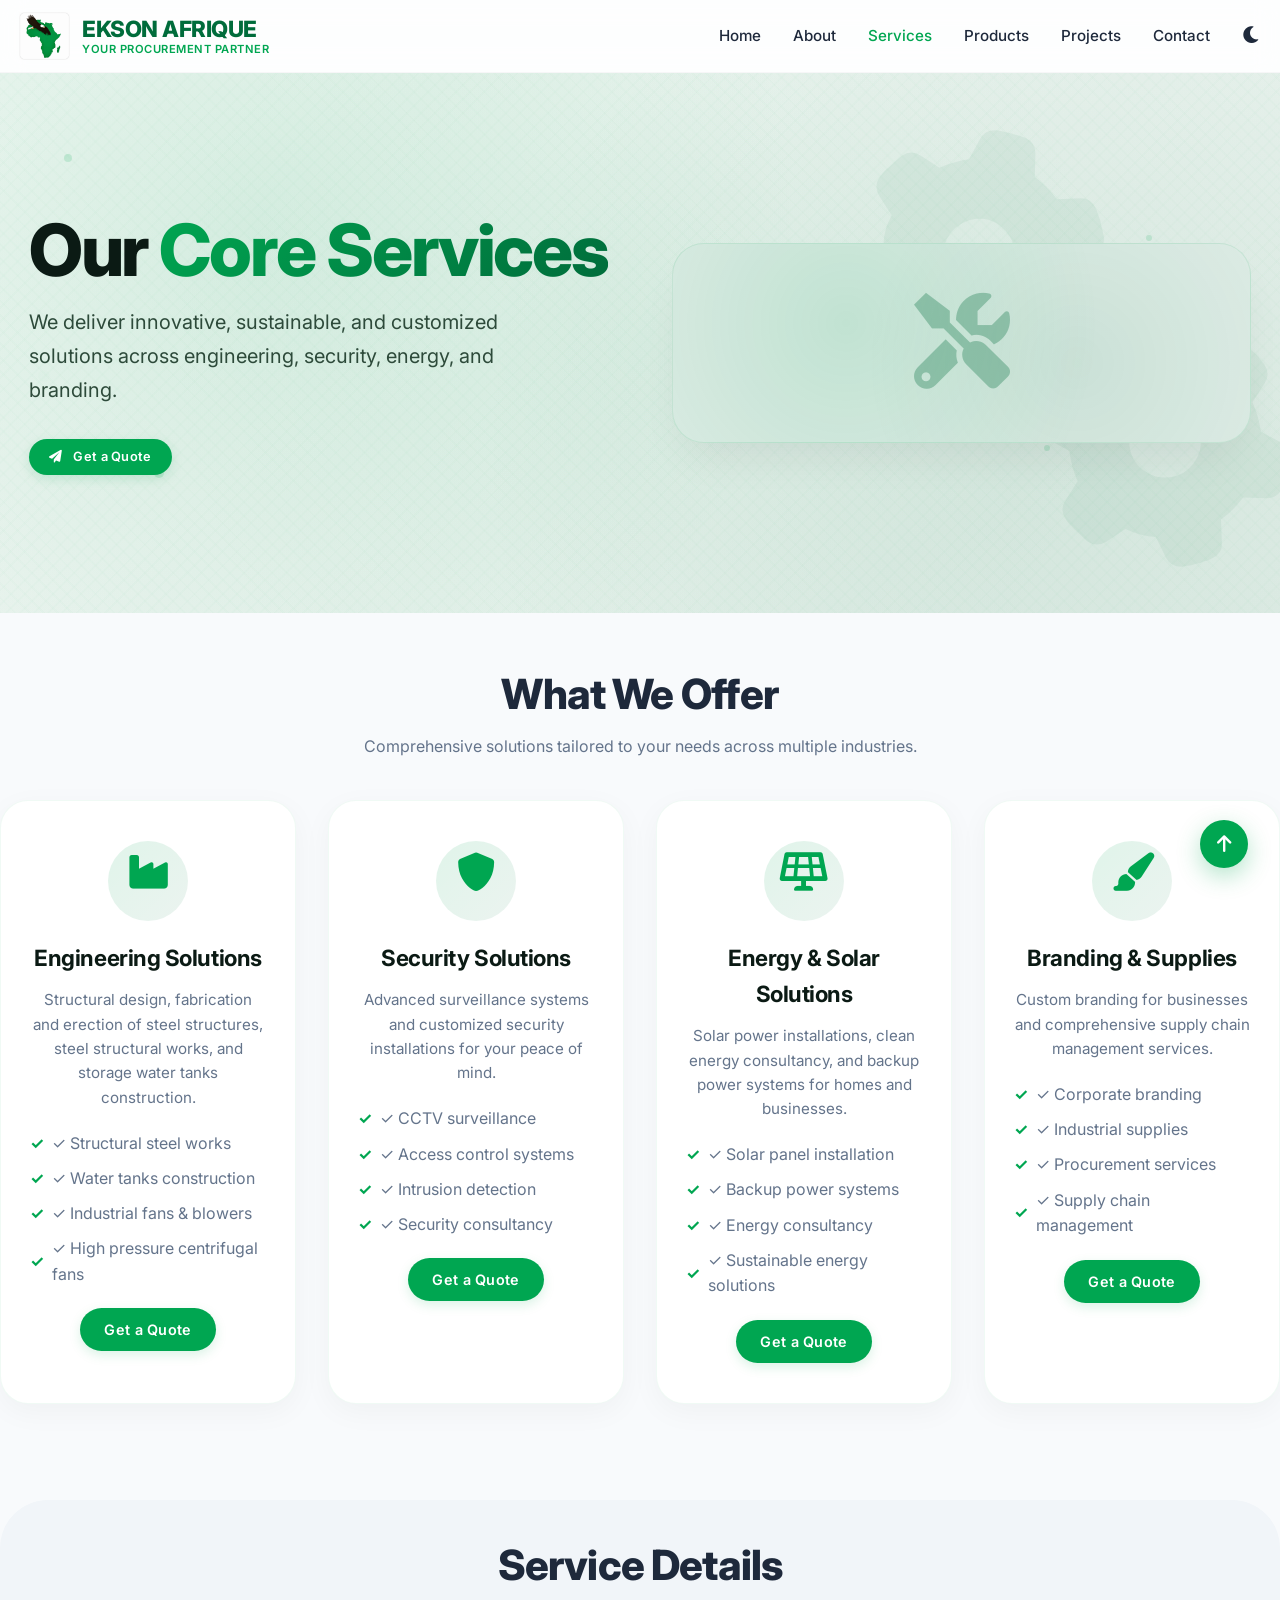
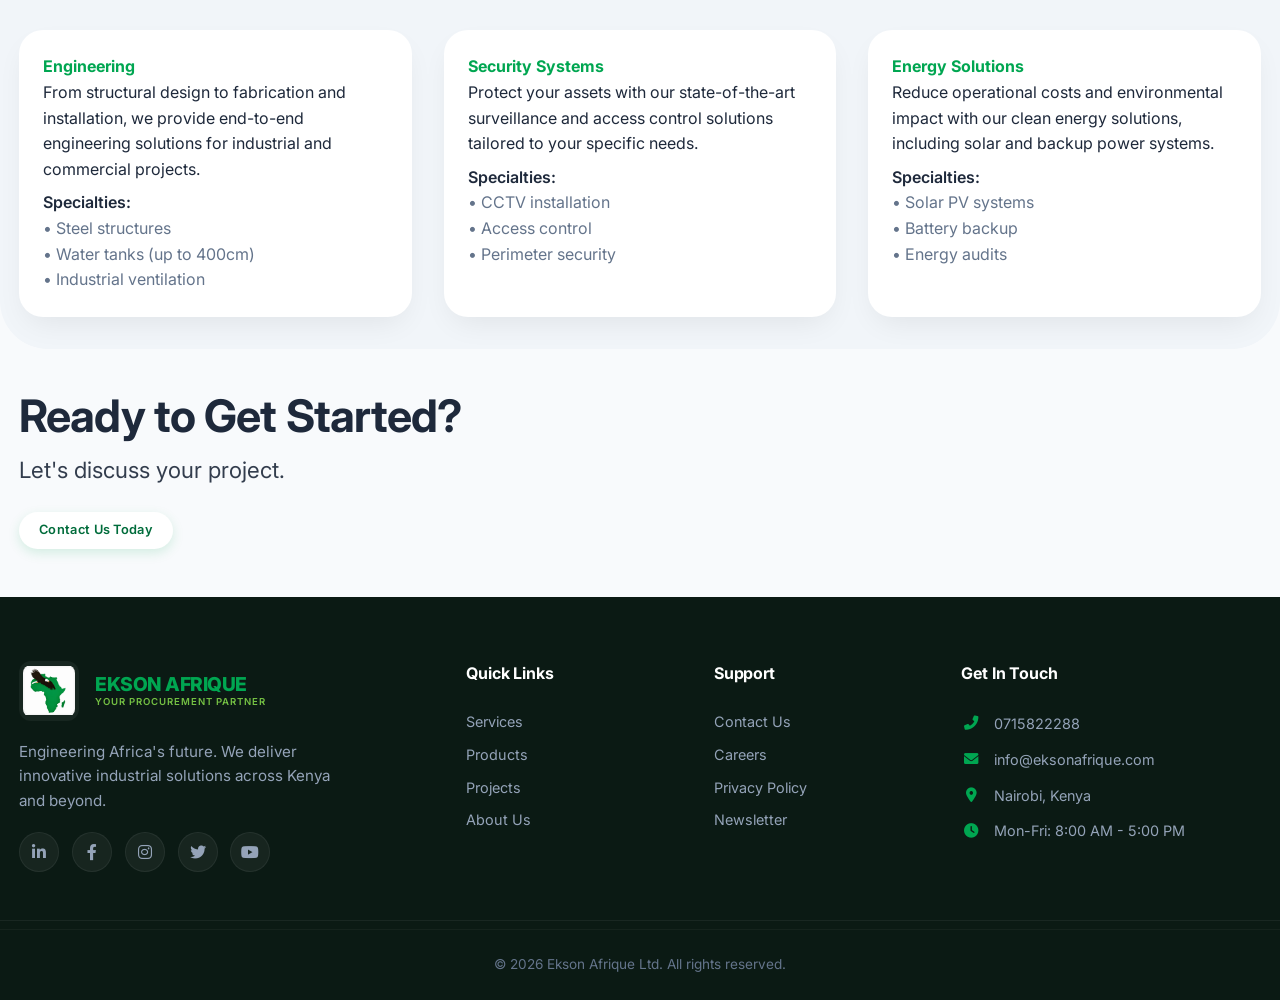
<file: pages/services.html>
<!DOCTYPE html>
<html lang="en">
<head>
    <meta charset="UTF-8" />
    <meta name="viewport" content="width=device-width, initial-scale=1.0" />
    <title>Our Services – Ekson Afrique</title>
    <meta name="description" content="Ekson Afrique offers engineering, security, energy, and branding services across Kenya." />
    <meta property="og:title" content="Our Services – Ekson Afrique" />
    <meta property="og:description" content="Engineering, security, solar energy, and branding solutions." />
    <meta property="og:type" content="website" />
    <meta name="twitter:card" content="summary_large_image" />
    <link rel="icon" href="../Pics/favicon.svg" type="image/svg+xml" />
    <!-- Google Fonts Inter -->
    <link rel="preconnect" href="https://fonts.googleapis.com" />
    <link rel="preconnect" href="https://fonts.gstatic.com" crossorigin />
    <link href="https://fonts.googleapis.com/css2?family=Inter:opsz,wght@14..32,300;14..32,400;14..32,600;14..32,700;14..32,800&display=swap" rel="stylesheet" />
    <!-- Font Awesome 6 (Free) CDN -->
    <link rel="stylesheet" href="https://cdnjs.cloudflare.com/ajax/libs/font-awesome/6.0.0-beta3/css/all.min.css" />
    <!-- Global Styles -->
    <link rel="stylesheet" href="../css/style.css" />
      <link rel="stylesheet" href="../css/adjustments.css" />
      <link rel="stylesheet" href="../css/privacy.css" />
   <style>
    /* ============================================
   Footer - Enhanced with Logo
   ============================================ */

.footer {
    background: #0b1a14;
    color: #cbd5e1;
    padding: 4rem 0 0;
    margin-top: 3rem;
    transition: background 0.3s;
}

body.dark .footer {
    background: #0a0f1a;
}

.footer-grid {
    display: grid;
    grid-template-columns: 2fr 1fr 1fr 1.5fr;
    gap: 3rem;
    padding-bottom: 3rem;
    border-bottom: 1px solid rgba(255, 255, 255, 0.06);
}

/* ---------- Column 1: Brand ---------- */
.footer-brand {
    display: flex;
    flex-direction: column;
    gap: 1rem;
}

.footer-logo-wrapper {
    display: flex;
    align-items: center;
    gap: 1rem;
}

.footer-logo {
    width: 60px;
    height: 60px;
    object-fit: contain;
    border-radius: 12px;
    transition: transform 0.3s;
    background: rgba(255, 255, 255, 0.05);
    padding: 4px;
}

.footer-logo:hover {
    transform: scale(1.05);
}

.footer-logo-text {
    display: flex;
    flex-direction: column;
    line-height: 1.2;
}

.footer-brand-name {
    font-size: 1.2rem;
    font-weight: 800;
    color: #00A651;
    letter-spacing: -0.5px;
}

.footer-tagline {
    font-size: 0.6rem;
    font-weight: 600;
    color: #74C043;
    letter-spacing: 1px;
    text-transform: uppercase;
}

.footer-description {
    color: #94a3b8;
    font-size: 0.95rem;
    line-height: 1.6;
    max-width: 320px;
    margin-top: 0.2rem;
}

/* Social Icons */
.footer-social {
    display: flex;
    gap: 0.8rem;
    margin-top: 0.2rem;
}

.footer-social a {
    display: flex;
    align-items: center;
    justify-content: center;
    width: 40px;
    height: 40px;
    background: rgba(255, 255, 255, 0.05);
    border-radius: 50%;
    color: #94a3b8;
    font-size: 1rem;
    transition: all 0.3s;
    border: 1px solid rgba(255, 255, 255, 0.06);
}

.footer-social a:hover {
    background: #00A651;
    color: white;
    transform: translateY(-3px);
    box-shadow: 0 8px 24px rgba(0, 166, 81, 0.25);
    border-color: #00A651;
}

/* ---------- Columns 2 & 3: Links ---------- */
.footer-links h4 {
    color: white;
    font-size: 1rem;
    font-weight: 700;
    margin-bottom: 1.2rem;
    letter-spacing: -0.01em;
}

.footer-links a {
    display: block;
    color: #94a3b8;
    font-size: 0.9rem;
    padding: 0.3rem 0;
    transition: all 0.2s;
    text-decoration: none;
}

.footer-links a:hover {
    color: #00A651;
    transform: translateX(4px);
}

/* ---------- Column 4: Contact ---------- */
.footer-contact h4 {
    color: white;
    font-size: 1rem;
    font-weight: 700;
    margin-bottom: 1.2rem;
    letter-spacing: -0.01em;
}

.footer-contact-item {
    display: flex;
    align-items: center;
    gap: 0.8rem;
    padding: 0.4rem 0;
    color: #94a3b8;
    font-size: 0.9rem;
    transition: color 0.2s;
}

.footer-contact-item:hover {
    color: #e2e8f0;
}

.footer-contact-item i {
    width: 20px;
    color: #00A651;
    font-size: 0.9rem;
    text-align: center;
}

/* ---------- Footer Bottom ---------- */
.footer-bottom {
    padding: 1.5rem 0;
    margin-top: 0.5rem;
    border-top: 1px solid rgba(255, 255, 255, 0.04);
}

.footer-bottom p {
    color: #64748B;
    font-size: 0.85rem;
    text-align: center;
}

/* ============================================
   Why Choose Section - Row Layout
   ============================================ */

.why-choose-section {
    padding: 5rem 0 4rem;
    background: linear-gradient(145deg, #f8fbfa 0%, #eef5f2 100%);
    transition: background 0.3s;
    position: relative;
    overflow: hidden;
}

body.dark .why-choose-section {
    background: linear-gradient(145deg, #0b1a14 0%, #0f221b 100%);
}

/* Subtle background pattern */
.why-choose-section::before {
    content: '';
    position: absolute;
    inset: 0;
    z-index: 0;
    background: 
        radial-gradient(ellipse at 20% 80%, rgba(0, 166, 81, 0.04) 0%, transparent 60%),
        radial-gradient(ellipse at 80% 20%, rgba(0, 166, 81, 0.03) 0%, transparent 60%);
    pointer-events: none;
}

.why-choose-section .container {
    position: relative;
    z-index: 1;
}

.why-choose-section .section-title {
    font-size: clamp(2.2rem, 4vw, 3.2rem);
    font-weight: 800;
    margin-bottom: 0.5rem;
    color: #0b1a14;
    transition: color 0.3s;
}

body.dark .why-choose-section .section-title {
    color: #e8f0ec;
}

.why-choose-section .section-title .text-gradient {
    background: linear-gradient(135deg, #00A651, #006C3B);
    -webkit-background-clip: text;
    -webkit-text-fill-color: transparent;
    background-clip: text;
}

.why-choose-section .section-subtitle {
    color: #64748B;
    font-size: 1.1rem;
    max-width: 500px;
    margin: 0 auto 3rem;
    transition: color 0.3s;
}

body.dark .why-choose-section .section-subtitle {
    color: #94a3b8;
}

/* Features Grid - Row Layout */
.features-grid {
    display: grid;
    grid-template-columns: repeat(4, 1fr);
    gap: 2rem;
    margin: 0 auto 3rem;
}

/* Feature Cards */
.feature-card {
    background: white;
    border-radius: 24px;
    padding: 2rem 1.5rem;
    text-align: center;
    box-shadow: 0 8px 30px rgba(0, 0, 0, 0.04);
    transition: all 0.3s ease;
    border: 1px solid rgba(0, 166, 81, 0.06);
    position: relative;
    overflow: hidden;
}

body.dark .feature-card {
    background: #1a2a22;
    border-color: rgba(0, 166, 81, 0.08);
    box-shadow: 0 8px 30px rgba(0, 0, 0, 0.2);
}

.feature-card:hover {
    transform: translateY(-8px);
    box-shadow: 0 20px 48px -12px rgba(0, 166, 81, 0.15);
    border-color: rgba(0, 166, 81, 0.12);
}

body.dark .feature-card:hover {
    box-shadow: 0 20px 48px -12px rgba(0, 166, 81, 0.2);
    border-color: rgba(0, 166, 81, 0.2);
}

/* Glowing border effect on hover */
.feature-card::before {
    content: '';
    position: absolute;
    top: 0;
    left: 0;
    right: 0;
    height: 3px;
    background: linear-gradient(90deg, transparent, #00A651, transparent);
    opacity: 0;
    transition: opacity 0.3s;
}

.feature-card:hover::before {
    opacity: 1;
}

/* Icon */
.feature-icon-wrapper {
    width: 72px;
    height: 72px;
    margin: 0 auto 1rem;
    background: linear-gradient(135deg, rgba(0, 166, 81, 0.1), rgba(0, 108, 59, 0.05));
    border-radius: 50%;
    display: flex;
    align-items: center;
    justify-content: center;
    transition: all 0.3s;
}

.feature-card:hover .feature-icon-wrapper {
    background: linear-gradient(135deg, rgba(0, 166, 81, 0.2), rgba(0, 108, 59, 0.1));
    transform: scale(1.05);
}

.feature-icon-wrapper i {
    font-size: 2rem;
    color: #00A651;
    transition: all 0.3s;
}

body.dark .feature-icon-wrapper i {
    color: #4cdb8f;
}

.feature-card:hover .feature-icon-wrapper i {
    transform: scale(1.1);
}

/* Text */
.feature-card h4 {
    font-size: 1.2rem;
    font-weight: 700;
    color: #0b1a14;
    margin-bottom: 0.5rem;
    transition: color 0.3s;
}

body.dark .feature-card h4 {
    color: #e8f0ec;
}

.feature-card p {
    color: #64748B;
    font-size: 0.9rem;
    line-height: 1.6;
    margin: 0;
    transition: color 0.3s;
}

body.dark .feature-card p {
    color: #94a3b8;
}

/* CTA Section */
.why-choose-cta {
    text-align: center;
    padding: 3rem 2rem;
    background: linear-gradient(135deg, #00A651, #006C3B);
    border-radius: 24px;
    color: white;
    margin-top: 1rem;
    position: relative;
    overflow: hidden;
}

.why-choose-cta::before {
    content: '';
    position: absolute;
    inset: 0;
    background: 
        radial-gradient(ellipse at 20% 80%, rgba(255, 255, 255, 0.1) 0%, transparent 60%),
        radial-gradient(ellipse at 80% 20%, rgba(255, 255, 255, 0.05) 0%, transparent 60%);
    pointer-events: none;
}

.why-choose-cta h3 {
    font-size: 2rem;
    font-weight: 700;
    margin-bottom: 0.3rem;
    position: relative;
    z-index: 1;
}

.why-choose-cta p {
    font-size: 1.1rem;
    opacity: 0.9;
    margin-bottom: 1.5rem;
    position: relative;
    z-index: 1;
}

.why-choose-cta .btn {
    background: white;
    color: #006C3B;
    padding: 14px 36px;
    font-weight: 700;
    font-size: 1rem;
    box-shadow: 0 4px 20px rgba(0, 0, 0, 0.1);
    position: relative;
    z-index: 1;
}

.why-choose-cta .btn:hover {
    background: #f0f7f3;
    transform: translateY(-3px);
    box-shadow: 0 8px 32px rgba(0, 0, 0, 0.15);
}

.why-choose-cta .btn i {
    color: #006C3B;
}

/* ---------- Responsive ---------- */

/* Tablet: 2 columns */
@media (max-width: 1024px) {
    .features-grid {
        grid-template-columns: repeat(2, 1fr);
        gap: 1.5rem;
    }
}

/* Mobile: 1 column */
@media (max-width: 640px) {
    .why-choose-section {
        padding: 3rem 0;
    }
    
    .features-grid {
        grid-template-columns: 1fr;
        gap: 1.2rem;
        max-width: 380px;
        margin-left: auto;
        margin-right: auto;
    }

    .feature-card {
        padding: 1.5rem 1.2rem;
    }

    .feature-icon-wrapper {
        width: 60px;
        height: 60px;
    }

    .feature-icon-wrapper i {
        font-size: 1.6rem;
    }

    .feature-card h4 {
        font-size: 1.1rem;
    }

    .why-choose-cta {
        padding: 2rem 1.5rem;
        border-radius: 20px;
    }

    .why-choose-cta h3 {
        font-size: 1.5rem;
    }

    .why-choose-cta p {
        font-size: 1rem;
    }

    .why-choose-cta .btn {
        padding: 12px 28px;
        font-size: 0.9rem;
    }

    .why-choose-section .section-subtitle {
        font-size: 1rem;
        margin-bottom: 2rem;
    }
}

/* Small mobile */
@media (max-width: 400px) {
    .feature-card {
        padding: 1.2rem 1rem;
    }

    .feature-icon-wrapper {
        width: 52px;
        height: 52px;
    }

    .feature-icon-wrapper i {
        font-size: 1.4rem;
    }

    .why-choose-cta h3 {
        font-size: 1.3rem;
    }
}

/* ---------- Responsive ---------- */
@media (max-width: 1024px) {
    .footer-grid {
        grid-template-columns: 1fr 1fr;
        gap: 2.5rem;
    }
    .footer-brand {
        grid-column: 1 / -1;
    }
    .footer-description {
        max-width: 100%;
    }
}

@media (max-width: 768px) {
    .footer {
        padding: 3rem 0 0;
    }
    .footer-grid {
        grid-template-columns: 1fr;
        gap: 2rem;
        padding-bottom: 2rem;
    }
    .footer-brand {
        grid-column: 1;
    }
    .footer-logo-wrapper {
        justify-content: center;
    }
    .footer-description {
        text-align: center;
    }
    .footer-social {
        justify-content: center;
    }
    .footer-links {
        text-align: center;
    }
    .footer-links a {
        padding: 0.2rem 0;
    }
    .footer-contact {
        text-align: center;
    }
    .footer-contact-item {
        justify-content: center;
    }
    .footer-logo {
        width: 50px;
        height: 50px;
    }
    .footer-brand-name {
        font-size: 1rem;
    }
}

@media (max-width: 480px) {
    .footer-logo {
        width: 44px;
        height: 44px;
    }
    .footer-brand-name {
        font-size: 0.9rem;
    }
    .footer-tagline {
        font-size: 0.5rem;
    }
    .footer-social a {
        width: 36px;
        height: 36px;
        font-size: 0.85rem;
    }
    .footer-contact-item {
        font-size: 0.8rem;
    }
}
   </style>

    

</head>
<body>
    <!-- ===== Navigation ===== -->
    <nav class="navbar" role="navigation" aria-label="Main navigation">
        <div class="container nav-flex">
            <a href="../index.html" class="logo">
                <img src="../Pics/Logo.png" alt="">

                <div class="logo-text">
                    <span class="brand">EKSON AFRIQUE</span>
                    <span class="tagline">YOUR PROCUREMENT PARTNER</span>
                </div>
            </a>
            <div class="nav-links" id="navLinks">
                <a href="../index.html">Home</a>
                <a href="about.html">About</a>
                <a href="services.html">Services</a>
                <a href="products.html">Products</a>
                <a href="projects.html">Projects</a>
                <a href="contact.html">Contact</a>
                <button class="dark-toggle" id="darkToggle" aria-label="Toggle dark mode"><i class="fas fa-moon"></i></button>
            </div>
            <div class="hamburger" id="hamburger" aria-label="Menu" role="button" tabindex="0">
                <i class="fas fa-bars"></i>
            </div>
        </div>
    </nav>

    <!-- ===== Services Hero ===== -->
<section class="services-hero">
    <!-- Background decorations -->
    <div class="bg-decoration">
        <i class="fas fa-cogs"></i>
    </div>
    <div class="floating-dots">
        <span></span>
        <span></span>
        <span></span>
        <span></span>
        <span></span>
    </div>
    
    <div class="container">
        <div class="hero-grid">
            <div>
                <h1>Our <span class="text-gradient">Core Services</span></h1>
                <p>We deliver innovative, sustainable, and customized solutions across engineering, security, energy, and branding.</p>
                <div class="hero-buttons" style="margin-top: 2rem;">
                    <a href="contact.html" class="btn">
                        <i class="fas fa-paper-plane" style="margin-right: 8px;"></i> Get a Quote
                    </a>
                </div>
            </div>
            <div class="hero-image" style="min-height: 200px;" aria-label="Services illustration">
                <div class="image-icon">
                    <i class="fas fa-tools"></i>
                </div>
            </div>
        </div>
    </div>
</section>

<!-- ===== Services Grid ===== -->
<section class="container py-16 services-grid-section">
    <h2 class="section-title text-center">What We Offer</h2>
    <p class="text-center" style="color: #64748B; max-width: 600px; margin: 0 auto 2.5rem;">Comprehensive solutions tailored to your needs across multiple industries.</p>
    
    <div class="services-grid">
        <div class="card service-card">
            <div class="service-icon-wrapper">
                <i class="fas fa-industry"></i>
            </div>
            <h3>Engineering Solutions</h3>
            <p>Structural design, fabrication and erection of steel structures, steel structural works, and storage water tanks construction.</p>
            <ul style="text-align: left; margin-top: 1rem; color: #64748B; list-style: none;">
                <li>✓ Structural steel works</li>
                <li>✓ Water tanks construction</li>
                <li>✓ Industrial fans & blowers</li>
                <li>✓ High pressure centrifugal fans</li>
            </ul>
            <a href="contact.html" class="btn" style="margin-top: 1rem; padding: 10px 24px; font-size: 0.9rem;">Get a Quote</a>
        </div>

        <div class="card service-card">
            <div class="service-icon-wrapper">
                <i class="fas fa-shield-alt"></i>
            </div>
            <h3>Security Solutions</h3>
            <p>Advanced surveillance systems and customized security installations for your peace of mind.</p>
            <ul style="text-align: left; margin-top: 1rem; color: #64748B; list-style: none;">
                <li>✓ CCTV surveillance</li>
                <li>✓ Access control systems</li>
                <li>✓ Intrusion detection</li>
                <li>✓ Security consultancy</li>
            </ul>
            <a href="contact.html" class="btn" style="margin-top: 1rem; padding: 10px 24px; font-size: 0.9rem;">Get a Quote</a>
        </div>

        <div class="card service-card">
            <div class="service-icon-wrapper">
                <i class="fas fa-solar-panel"></i>
            </div>
            <h3>Energy & Solar Solutions</h3>
            <p>Solar power installations, clean energy consultancy, and backup power systems for homes and businesses.</p>
            <ul style="text-align: left; margin-top: 1rem; color: #64748B; list-style: none;">
                <li>✓ Solar panel installation</li>
                <li>✓ Backup power systems</li>
                <li>✓ Energy consultancy</li>
                <li>✓ Sustainable energy solutions</li>
            </ul>
            <a href="contact.html" class="btn" style="margin-top: 1rem; padding: 10px 24px; font-size: 0.9rem;">Get a Quote</a>
        </div>

        <div class="card service-card">
            <div class="service-icon-wrapper">
                <i class="fas fa-paint-brush"></i>
            </div>
            <h3>Branding & Supplies</h3>
            <p>Custom branding for businesses and comprehensive supply chain management services.</p>
            <ul style="text-align: left; margin-top: 1rem; color: #64748B; list-style: none;">
                <li>✓ Corporate branding</li>
                <li>✓ Industrial supplies</li>
                <li>✓ Procurement services</li>
                <li>✓ Supply chain management</li>
            </ul>
            <a href="contact.html" class="btn" style="margin-top: 1rem; padding: 10px 24px; font-size: 0.9rem;">Get a Quote</a>
        </div>
    </div>
</section>

    <!-- ===== Service Details Section ===== -->
    <section class="container py-16" style="background: #f1f5f9; border-radius: 48px; margin-bottom: 2rem; padding: 2rem 0;">
        <div class="container">
            <h2 class="section-title text-center">Service Details</h2>
            <div style="display: grid; grid-template-columns: repeat(auto-fit, minmax(300px, 1fr)); gap: 2rem; margin-top: 2rem;">
                <div class="card">
                    <h4 style="color: #00A651;">Engineering</h4>
                    <p>From structural design to fabrication and installation, we provide end-to-end engineering solutions for industrial and commercial projects.</p>
                    <p style="margin-top: 0.5rem; font-weight: 600;">Specialties:</p>
                    <ul style="color: #64748B; list-style: none;">
                        <li>• Steel structures</li>
                        <li>• Water tanks (up to 400cm)</li>
                        <li>• Industrial ventilation</li>
                    </ul>
                </div>
                <div class="card">
                    <h4 style="color: #00A651;">Security Systems</h4>
                    <p>Protect your assets with our state-of-the-art surveillance and access control solutions tailored to your specific needs.</p>
                    <p style="margin-top: 0.5rem; font-weight: 600;">Specialties:</p>
                    <ul style="color: #64748B; list-style: none;">
                        <li>• CCTV installation</li>
                        <li>• Access control</li>
                        <li>• Perimeter security</li>
                    </ul>
                </div>
                <div class="card">
                    <h4 style="color: #00A651;">Energy Solutions</h4>
                    <p>Reduce operational costs and environmental impact with our clean energy solutions, including solar and backup power systems.</p>
                    <p style="margin-top: 0.5rem; font-weight: 600;">Specialties:</p>
                    <ul style="color: #64748B; list-style: none;">
                        <li>• Solar PV systems</li>
                        <li>• Battery backup</li>
                        <li>• Energy audits</li>
                    </ul>
                </div>
            </div>
        </div>
    </section>

    <!-- ===== CTA ===== -->
    <section class="container">
        <div class="cta-section">
            <h2 style="font-size: 2.8rem;">Ready to Get Started?</h2>
            <p style="font-size: 1.4rem; opacity: 0.9;">Let's discuss your project.</p>
            <a href="contact.html" class="btn" style="background: white; color: #006C3B; margin-top: 1.5rem;">Contact Us Today</a>
        </div>
    </section>

       <!-- ===== FOOTER ===== -->
<footer class="footer">
    <div class="container footer-grid">
        <!-- Column 1: Logo & About -->
        <div class="footer-brand">
            <div class="footer-logo-wrapper">
                <img src="../Pics/Logo.png" alt="Ekson Afrique Logo" class="footer-logo" />
                <div class="footer-logo-text">
                    <span class="footer-brand-name">EKSON AFRIQUE</span>
                    <span class="footer-tagline">YOUR PROCUREMENT PARTNER</span>
                </div>
            </div>
            <p class="footer-description">Engineering Africa's future. We deliver innovative industrial solutions across Kenya and beyond.</p>
            <div class="footer-social">
                    <a href="https://www.linkedin.com/company/ekson-afrique/" aria-label="LinkedIn"><i class="fab fa-linkedin-in"></i></a>
                    <a href="https://web.facebook.com/eksonafriqueltd/" aria-label="Facebook"><i class="fab fa-facebook-f"></i></a>

                    <a href="https://www.instagram.com/ekson_afrique/"  aria-label="Instagram"><i class="fab fa-instagram"></i></a>

                    <a href="https://twitter.com" aria-label="Twitter"><i class="fab fa-twitter"></i></a>

                    <a href="https://www.youtube.com" aria-label="YouTube"><i class="fab fa-youtube"></i></a>
                </div>
        </div>

        <!-- Column 2: Quick Links -->
        <div class="footer-links">
            <h4>Quick Links</h4>
            <a href="services.html">Services</a>
            <a href="products.html">Products</a>
            <a href="projects.html">Projects</a>
            <a href="about.html">About Us</a>
        </div>

        <!-- Column 3: Support -->
        <div class="footer-links">
            <h4>Support</h4>
            <a href="contact.html">Contact Us</a>
            <a href="#">Careers</a>
            <a href="#" id="privacyPolicyLink">Privacy Policy</a>
            <a href="#">Newsletter</a>
        </div>

        <!-- Column 4: Contact Info -->
        <div class="footer-contact">
            <h4>Get In Touch</h4>
            <div class="footer-contact-item">
                <i class="fas fa-phone-alt"></i>
                <span>0715822288</span>
            </div>
            <div class="footer-contact-item">
                <i class="fas fa-envelope"></i>
                <span>info@eksonafrique.com</span>
            </div>
            <div class="footer-contact-item">
                <i class="fas fa-map-marker-alt"></i>
                <span>Nairobi, Kenya</span>
            </div>
            <div class="footer-contact-item">
                <i class="fas fa-clock"></i>
                <span>Mon-Fri: 8:00 AM - 5:00 PM</span>
            </div>
        </div>
    </div>

    <!-- Footer Bottom -->
    <div class="footer-bottom">
        <div class="container">
            <p>&copy; 2026 Ekson Afrique Ltd. All rights reserved.</p>
        </div>
    </div>
</footer>

    <!-- ===== Back to Top ===== -->
    <button class="back-top" id="backTop" aria-label="Back to top"><i class="fas fa-arrow-up"></i></button>

    <!-- ============================================
         EMBEDDED JAVASCRIPT (No external linking)
         ============================================ -->
    <script>
        /* ============================================
           Ekson Afrique - Main JavaScript (Embedded)
           ============================================ */

        // ---------- Mobile Hamburger Menu ----------
        document.addEventListener('DOMContentLoaded', function() {
            const hamburger = document.getElementById('hamburger');
            const navLinks = document.getElementById('navLinks');

            if (hamburger && navLinks) {
                hamburger.addEventListener('click', function() {
                    navLinks.classList.toggle('open');
                });

                // Close menu when clicking outside
                document.addEventListener('click', function(e) {
                    if (!hamburger.contains(e.target) && !navLinks.contains(e.target)) {
                        navLinks.classList.remove('open');
                    }
                });

                // Close menu when clicking a link
                const links = navLinks.querySelectorAll('a');
                links.forEach(function(link) {
                    link.addEventListener('click', function() {
                        navLinks.classList.remove('open');
                    });
                });
            }

            // ---------- Back to Top ----------
            const backTop = document.getElementById('backTop');
            if (backTop) {
                backTop.addEventListener('click', function() {
                    window.scrollTo({ top: 0, behavior: 'smooth' });
                });
            }

            // ---------- Animated Counters (Intersection Observer) ----------
            const counters = document.querySelectorAll('.stat-number');
            if (counters.length > 0) {
                const observer = new IntersectionObserver(function(entries) {
                    entries.forEach(function(entry) {
                        if (entry.isIntersecting) {
                            const el = entry.target;
                            const target = parseInt(el.dataset.count);
                            let current = 0;
                            const increment = target / 80;

                            const timer = setInterval(function() {
                                current += increment;
                                if (current >= target) {
                                    el.textContent = target + (target === 98 ? '%' : '');
                                    clearInterval(timer);
                                } else {
                                    el.textContent = Math.floor(current) + (target === 98 ? '%' : '');
                                }
                            }, 20);

                            observer.unobserve(el);
                        }
                    });
                }, { threshold: 0.5 });

                counters.forEach(function(c) {
                    observer.observe(c);
                });
            }

            // ---------- Dark Mode Toggle ----------
            const darkToggle = document.getElementById('darkToggle');
            if (darkToggle) {
                darkToggle.addEventListener('click', function() {
                    document.body.classList.toggle('dark');
                    const icon = this.querySelector('i');
                    if (document.body.classList.contains('dark')) {
                        icon.className = 'fas fa-sun';
                    } else {
                        icon.className = 'fas fa-moon';
                    }
                });
            }

            // ---------- Active Navigation Link ----------
            const currentPage = window.location.pathname.split('/').pop() || 'services.html';
            const navLinksAll = document.querySelectorAll('.nav-links a');
            navLinksAll.forEach(function(link) {
                const href = link.getAttribute('href');
                if (href === currentPage) {
                    link.classList.add('active');
                } else if (currentPage === 'services.html' && href === 'services.html') {
                    link.classList.add('active');
                }
            });

            // ---------- Close hamburger on window resize (for tablet/mobile) ----------
            window.addEventListener('resize', function() {
                if (window.innerWidth > 768) {
                    navLinks.classList.remove('open');
                }
            });

        });
    </script>
    <script src="../JS/privacy-modal.js"></script>

<div class="modal-overlay" id="privacyModal">
    <div class="modal-container">
        <div class="modal-header">
            <h2>Privacy Policy</h2>
            <button class="modal-close-btn" id="closeModalBtn" aria-label="Close modal">
                <i class="fas fa-times"></i>
            </button>
        </div>
        <div class="modal-body">
            <div class="modal-content">
                <p><strong>Last Updated:</strong> July 2026</p>
                
                <h3>1. Information We Collect</h3>
                <p>Ekson Afrique Ltd collects information you provide directly, such as when you contact us, request a quote, or sign up for our newsletter. This may include:</p>
                <ul>
                    <li>Name and contact information</li>
                    <li>Company details</li>
                    <li>Project requirements</li>
                    <li>Communication preferences</li>
                </ul>

                <h3>2. How We Use Your Information</h3>
                <p>We use the information we collect to:</p>
                <ul>
                    <li>Provide and improve our services</li>
                    <li>Respond to inquiries and requests</li>
                    <li>Send important updates and communications</li>
                    <li>Comply with legal obligations</li>
                </ul>

                <h3>3. Information Sharing</h3>
                <p>We do not sell, trade, or rent your personal information to third parties. We may share information with:</p>
                <ul>
                    <li>Service providers who assist with our operations</li>
                    <li>Legal authorities when required by law</li>
                    <li>Business partners with your consent</li>
                </ul>

                <h3>4. Data Security</h3>
                <p>We implement appropriate technical and organizational measures to protect your personal information against unauthorized access, alteration, disclosure, or destruction.</p>

                <h3>5. Your Rights</h3>
                <p>You have the right to:</p>
                <ul>
                    <li>Access your personal data</li>
                    <li>Request corrections to your data</li>
                    <li>Request deletion of your data</li>
                    <li>Opt-out of marketing communications</li>
                </ul>

                <h3>6. Cookies</h3>
                <p>We use cookies to enhance your browsing experience. You can control cookie preferences through your browser settings.</p>

                <h3>7. Changes to This Policy</h3>
                <p>We may update this privacy policy from time to time. We will notify you of any significant changes by posting the new policy on this page.</p>

                <h3>8. Contact Us</h3>
                <p>If you have any questions about this Privacy Policy, please contact us:</p>
                <ul>
                    <li><strong>Email:</strong> info@eksonafrique.com</li>
                    <li><strong>Phone:</strong> 0715822288</li>
                    <li><strong>Address:</strong> Nairobi, Kenya</li>
                </ul>
            </div>
        </div>
        <div class="modal-footer">
            <button class="modal-close-btn-secondary" id="closeModalBtnSecondary">Close</button>
        </div>
    </div>
</div>

</body>
</html>
</file>
<file: css/style.css>
/* ============================================
   Ekson Afrique - Global Styles
   ============================================ */

/* ---------- Reset & Base ---------- */
* {
    margin: 0;
    padding: 0;
    box-sizing: border-box;
}

body {
    font-family: 'Inter', sans-serif;
    background: #F8FAFC;
    color: #1E293B;
    line-height: 1.6;
    scroll-behavior: smooth;
    overflow-x: hidden;
    transition: background 0.3s, color 0.3s;
}

body.dark {
    background: #0f172a;
    color: #e2e8f0;
}

a {
    text-decoration: none;
    color: inherit;
}

.container {
    max-width: 1280px;
    margin: 0 auto;
    padding: 0 clamp(1.25rem, 2vw, 2.5rem);
}

/* ---------- Cards ---------- */
.card {
    background: white;
    border-radius: 24px;
    box-shadow: 0 12px 30px -8px rgba(0, 0, 0, 0.08);
    transition: transform 0.2s, box-shadow 0.2s, background 0.3s, color 0.3s;
    padding: 1.5rem;
}

body.dark .card {
    background: #1e293b;
    box-shadow: 0 12px 30px -8px rgba(0, 0, 0, 0.4);
}

.card:hover {
    transform: translateY(-4px);
    box-shadow: 0 24px 40px -12px rgba(0, 166, 81, 0.15);
}

body.dark .card:hover {
    box-shadow: 0 24px 40px -12px rgba(0, 166, 81, 0.3);
}

/* ---------- Buttons ---------- */
.btn {
    display: inline-block;
    background: #00A651;
    color: white;
    padding: 14px 32px;
    border-radius: 60px;
    font-weight: 600;
    letter-spacing: 0.3px;
    transition: all 0.25s;
    border: none;
    cursor: pointer;
    font-size: 1rem;
    box-shadow: 0 4px 12px rgba(0, 166, 81, 0.25);
}

.btn:hover {
    background: #006C3B;
    transform: scale(1.02);
    box-shadow: 0 8px 24px rgba(0, 166, 81, 0.35);
}

.btn-outline {
    background: transparent;
    border: 1.5px solid #00A651;
    color: #00A651;
    box-shadow: none;
}

.btn-outline:hover {
    background: #00A651;
    color: white;
}

/* ---------- Typography ---------- */
h1,
h2,
h3 {
    font-weight: 700;
    letter-spacing: -0.02em;
}

.text-gradient {
    background: linear-gradient(135deg, #00A651, #006C3B);
    -webkit-background-clip: text;
    -webkit-text-fill-color: transparent;
    background-clip: text;
}

.section-title {
    font-size: clamp(2.2rem, 5vw, 3.4rem);
    margin-bottom: 1rem;
}

/* ---------- Navigation ---------- */
.navbar {
    position: sticky;
    top: 0;
    z-index: 100;
    background: rgba(255, 255, 255, 0.75);
    backdrop-filter: blur(12px);
    -webkit-backdrop-filter: blur(12px);
    border-bottom: 1px solid rgba(0, 0, 0, 0.03);
    padding: 12px 0;
    transition: background 0.3s, border-color 0.3s;
}

body.dark .navbar {
    background: rgba(15, 23, 42, 0.85);
    border-bottom: 1px solid rgba(255, 255, 255, 0.05);
}

.nav-flex {
    display: flex;
    align-items: center;
    justify-content: space-between;
}

.logo {
    display: flex;
    align-items: center;
    gap: 12px;
    font-size: 1.2rem;
    font-weight: 700;
    color: #006C3B;
    transition: color 0.3s;
}

body.dark .logo {
    color: #00A651;
}

.logo img {
    height: 48px;
    width: auto;
    object-fit: contain;
}

.logo-text {
    display: flex;
    flex-direction: column;
    line-height: 1.2;
}

.logo-text .brand {
    font-size: 1.4rem;
    font-weight: 800;
    letter-spacing: -0.5px;
    color: #006C3B;
}

body.dark .logo-text .brand {
    color: #00A651;
}

.logo-text .tagline {
    font-size: 0.7rem;
    font-weight: 600;
    color: #00A651;
    letter-spacing: 0.5px;
    text-transform: uppercase;
}

body.dark .logo-text .tagline {
    color: #74C043;
}

.nav-links {
    display: flex;
    gap: 2rem;
    font-weight: 500;
}

.nav-links a {
    transition: color 0.2s;
    font-size: 0.95rem;
}

.nav-links a:hover,
.nav-links a.active {
    color: #00A651;
}

.hamburger {
    display: none;
    font-size: 1.8rem;
    cursor: pointer;
    color: #1E293B;
}

body.dark .hamburger {
    color: #e2e8f0;
}

/* ---------- Hero ---------- */
.hero {
    min-height: 100vh;
    display: flex;
    align-items: center;
    background: linear-gradient(145deg, #F8FAFC 0%, #e9f3ef 100%);
    position: relative;
    overflow: hidden;
    padding: 2rem 0;
    transition: background 0.3s;
}

body.dark .hero {
    background: linear-gradient(145deg, #0f172a 0%, #1a2a3a 100%);
}

.hero-grid {
    display: grid;
    grid-template-columns: 1fr 1fr;
    gap: 4rem;
    align-items: center;
}

.hero h1 {
    font-size: clamp(3rem, 7vw, 5rem);
    line-height: 1.1;
    margin-bottom: 1.5rem;
}

.hero p {
    font-size: 1.25rem;
    color: #64748B;
    max-width: 540px;
    margin-bottom: 2.5rem;
    transition: color 0.3s;
}

body.dark .hero p {
    color: #94a3b8;
}

.hero-buttons {
    display: flex;
    gap: 1rem;
    flex-wrap: wrap;
}

.scroll-indicator {
    margin-top: 4rem;
    display: flex;
    flex-direction: column;
    align-items: center;
    color: #64748B;
    font-size: 0.85rem;
    animation: bounce 2s infinite;
    transition: color 0.3s;
}

body.dark .scroll-indicator {
    color: #94a3b8;
}

@keyframes bounce {
    0%,
    100% {
        transform: translateY(0);
    }
    50% {
        transform: translateY(8px);
    }
}

.hero-image {
    background: url('data:image/svg+xml;utf8,<svg xmlns="http://www.w3.org/2000/svg" viewBox="0 0 400 300" fill="%2300A65120"><rect width="400" height="300" rx="20"/><text x="30" y="180" font-size="28" font-family="Inter" fill="%23006C3B">⚙️ Engineering</text><text x="30" y="230" font-size="24" fill="%2300A651">Industrial solutions</text></svg>') no-repeat center/cover;
    min-height: 300px;
    border-radius: 32px;
    background-color: #d4e8e0;
    box-shadow: 0 20px 40px -12px rgba(0, 0, 0, 0.1);
    transition: background-color 0.3s;
}

body.dark .hero-image {
    background-color: #1a2a3a;
}

/* ---------- Trusted By ---------- */
.trusted {
    padding: 3rem 0;
    background: white;
    border-top: 1px solid #eef2f6;
    border-bottom: 1px solid #eef2f6;
    transition: background 0.3s, border-color 0.3s;
}

body.dark .trusted {
    background: #1a2332;
    border-color: #2d3f4a;
}

.logo-strip {
    display: flex;
    flex-wrap: wrap;
    justify-content: center;
    gap: 2.5rem 4rem;
    align-items: center;
    opacity: 0.7;
    font-weight: 600;
    font-size: 1.2rem;
    color: #1E293B;
    transition: color 0.3s;
}

body.dark .logo-strip {
    color: #cbd5e1;
}

/* ---------- About ---------- */
.about-grid {
    display: grid;
    grid-template-columns: 1fr 1fr;
    gap: 4rem;
    align-items: center;
    padding: 4rem 0;
}

.stats {
    display: grid;
    grid-template-columns: 1fr 1fr;
    gap: 1.5rem;
    margin-top: 2rem;
}

.stat-item {
    background: white;
    padding: 1.2rem;
    border-radius: 20px;
    text-align: center;
    box-shadow: 0 4px 12px rgba(0, 0, 0, 0.02);
    transition: background 0.3s, color 0.3s;
}

body.dark .stat-item {
    background: #1e293b;
}

.stat-number {
    font-size: 2.4rem;
    font-weight: 800;
    color: #00A651;
}

/* ---------- Services ---------- */
.services-grid {
    display: grid;
    grid-template-columns: repeat(auto-fit, minmax(220px, 1fr));
    gap: 2rem;
    margin: 2rem 0;
}

.service-card {
    text-align: center;
    padding: 2rem 1rem;
}

.service-card i {
    font-size: 2.8rem;
    color: #00A651;
    margin-bottom: 1rem;
}

body.dark .service-card i {
    color: #74C043;
}

 /* ---------- PRODUCT SECTION (modified) ---------- */
    .product-grid-wrapper {
      margin: 2rem 0 1rem;
    }
    /* category filter tabs */
    .category-tabs {
      display: flex;
      flex-wrap: wrap;
      justify-content: center;
      gap: 0.6rem 1.2rem;
      margin-bottom: 2.5rem;
    }
    .category-tab {
      background: transparent;
      border: none;
      font-size: 0.95rem;
      font-weight: 600;
      padding: 0.5rem 0.2rem;
      cursor: pointer;
      color: #64748B;
      border-bottom: 3px solid transparent;
      transition: color 0.2s, border-color 0.2s;
      font-family: 'Inter', sans-serif;
    }
    .category-tab:hover {
      color: #006C3B;
    }
    .category-tab.active {
      color: #006C3B;
      border-bottom-color: #00A651;
    }
    body.dark .category-tab {
      color: #b0c8bd;
    }
    body.dark .category-tab.active {
      color: #4cdb8f;
      border-bottom-color: #4cdb8f;
    }
    /* product grid - larger cards, better spacing */
    .product-grid {
      display: grid;
      grid-template-columns: repeat(auto-fill, minmax(280px, 1fr));
      gap: 2.2rem;
      margin: 1.5rem 0;
    }
    .product-card {
      background: white;
      border-radius: 28px;
      padding: 1.6rem 1.4rem 1.8rem;
      box-shadow: 0 8px 28px rgba(0,0,0,0.04);
      transition: transform 0.25s ease, box-shadow 0.3s;
      border: 1px solid rgba(0,166,81,0.06);
      display: flex;
      flex-direction: column;
      align-items: center;
      text-align: center;
    }
    body.dark .product-card {
      background: #1a2a22;
      border-color: #2f4a3d;
      box-shadow: 0 8px 28px rgba(0,0,0,0.25);
    }
    .product-card:hover {
      transform: translateY(-6px);
      box-shadow: 0 20px 40px rgba(0,0,0,0.06);
    }
    body.dark .product-card:hover {
      box-shadow: 0 20px 40px rgba(0,0,0,0.35);
    }
    /* larger, cleaner image */
    .product-card .product-img {
      width: 100%;
      aspect-ratio: 1 / 1;
      background: #e6f0eb;
      border-radius: 24px;
      object-fit: cover;
      display: block;
      margin-bottom: 0.5rem;
      box-shadow: 0 4px 12px rgba(0,0,0,0.02);
      transition: background 0.2s;
    }
    body.dark .product-card .product-img {
      background: #2b4037;
    }
    .product-card h4 {
      font-size: 1.3rem;
      font-weight: 700;
      margin: 0.4rem 0 0.1rem;
      letter-spacing: -0.01em;
    }
    .product-card .product-category-tag {
      font-size: 0.7rem;
      font-weight: 600;
      text-transform: uppercase;
      letter-spacing: 0.5px;
      color: #00A651;
      background: rgba(0,166,81,0.08);
      padding: 0.2rem 0.9rem;
      border-radius: 40px;
      display: inline-block;
      margin-bottom: 0.2rem;
    }
    body.dark .product-card .product-category-tag {
      background: rgba(0,166,81,0.18);
      color: #4cdb8f;
    }
    /* toggle button (v) */
    .product-details-toggle {
      margin-top: 0.2rem;
      background: none;
      border: none;
      font-size: 1rem;
      color: #00A651;
      cursor: pointer;
      transition: transform 0.2s;
      padding: 0.2rem 0.6rem;
      display: inline-flex;
      align-items: center;
      gap: 0.3rem;
      font-weight: 600;
      font-family: 'Inter', sans-serif;
    }
    .product-details-toggle:hover {
      transform: scale(1.04);
      color: #008c45;
    }
    .product-details-toggle i {
      font-size: 1rem;
      transition: transform 0.25s;
    }
    .product-details-toggle.open i {
      transform: rotate(180deg);
    }
    .product-info-panel {
      max-height: 0;
      overflow: hidden;
      transition: max-height 0.35s ease, opacity 0.25s, margin 0.2s;
      opacity: 0;
      width: 100%;
      margin-top: 0;
      background: #f4f9f6;
      border-radius: 20px;
      padding: 0 1rem;
      color: #1e3a2d;
      text-align: left;
    }
    body.dark .product-info-panel {
      background: #1f332a;
      color: #d6e8df;
    }
    .product-info-panel.open {
      max-height: 400px;
      opacity: 1;
      margin-top: 0.8rem;
      padding: 1rem 1.2rem;
    }
    .product-info-panel p {
      font-weight: 600;
      margin-bottom: 0.2rem;
    }
    .product-info-panel ul {
      list-style: none;
      padding-left: 0;
      font-size: 0.9rem;
      color: #2d4a3a;
    }
    body.dark .product-info-panel ul {
      color: #bdd6cb;
    }
    .product-info-panel ul li {
      padding: 0.15rem 0;
      display: flex;
      align-items: center;
      gap: 0.4rem;
    }
    .product-info-panel ul li::before {
      content: "•";
      color: #00A651;
      font-weight: 700;
    }
    .product-card .btn {
      margin-top: 0.6rem;
      padding: 8px 22px;
      font-size: 0.8rem;
      width: auto;
    }
    /* hide cards by category */
    .product-card.hidden {
      display: none;
    }
    /* responsive */
    @media (max-width: 700px) {
      .product-grid {
        grid-template-columns: repeat(auto-fill, minmax(220px, 1fr));
        gap: 1.2rem;
      }
      .product-card {
        padding: 1rem;
      }
      .section-title {
        font-size: 2rem;
      }
    }
    @media (max-width: 480px) {
      .product-grid {
        grid-template-columns: 1fr;
        max-width: 340px;
        margin-left: auto;
        margin-right: auto;
      }
    }

        .container {
            max-width: 1400px;
            margin: 0 auto;
            padding: 0 1.2rem;
        }
        .text-center {
            text-align: center;
        }
        .section-title {
            font-size: 2.6rem;
            font-weight: 800;
            letter-spacing: -0.02em;
            margin-bottom: 0.4rem;
        }
        .py-16 {
            padding: 2rem 0 3rem;
        }
        .btn {
            display: inline-block;
            background: #00A651;
            color: white;
            padding: 8px 20px;
            border-radius: 60px;
            font-weight: 600;
            font-size: 0.8rem;
            border: none;
            cursor: pointer;
            transition: background 0.2s, transform 0.15s;
            box-shadow: 0 4px 12px rgba(0,166,81,0.15);
            text-decoration: none;
        }
        .btn:hover {
            background: #008c45;
            transform: translateY(-2px);
        }
        body.dark .btn {
            box-shadow: 0 4px 12px rgba(0,0,0,0.3);
        }
        /* ---------- PROJECTS SECTION (modified) ---------- */
        .project-grid-wrapper {
            margin: 2rem 0 1rem;
        }
        /* category filter tabs */
        .category-tabs {
            display: flex;
            flex-wrap: wrap;
            justify-content: center;
            gap: 0.6rem 1.2rem;
            margin-bottom: 2.5rem;
        }
        .category-tab {
            background: transparent;
            border: none;
            font-size: 0.95rem;
            font-weight: 600;
            padding: 0.5rem 0.2rem;
            cursor: pointer;
            color: #64748B;
            border-bottom: 3px solid transparent;
            transition: color 0.2s, border-color 0.2s;
            font-family: 'Inter', sans-serif;
        }
        .category-tab:hover {
            color: #006C3B;
        }
        .category-tab.active {
            color: #006C3B;
            border-bottom-color: #00A651;
        }
        body.dark .category-tab {
            color: #b0c8bd;
        }
        body.dark .category-tab.active {
            color: #4cdb8f;
            border-bottom-color: #4cdb8f;
        }
        /* project grid - larger cards, better spacing */
        .project-grid {
            display: grid;
            grid-template-columns: repeat(auto-fill, minmax(300px, 1fr));
            gap: 2.2rem;
            margin: 1.5rem 0;
        }
        .project-card {
            background: white;
            border-radius: 28px;
            overflow: hidden;
            box-shadow: 0 8px 28px rgba(0,0,0,0.04);
            transition: transform 0.25s ease, box-shadow 0.3s;
            border: 1px solid rgba(0,166,81,0.06);
            display: flex;
            flex-direction: column;
        }
        body.dark .project-card {
            background: #1a2a22;
            border-color: #2f4a3d;
            box-shadow: 0 8px 28px rgba(0,0,0,0.25);
        }
        .project-card:hover {
            transform: translateY(-6px);
            box-shadow: 0 20px 40px rgba(0,0,0,0.06);
        }
        body.dark .project-card:hover {
            box-shadow: 0 20px 40px rgba(0,0,0,0.35);
        }
        /* larger, cleaner image */
        .project-card .project-img {
            width: 100%;
            aspect-ratio: 16 / 10;
            background: #e6f0eb;
            object-fit: cover;
            display: block;
            transition: background 0.2s;
        }
        body.dark .project-card .project-img {
            background: #2b4037;
        }
        .project-card .project-body {
            padding: 1.2rem 1.4rem 1.6rem;
            display: flex;
            flex-direction: column;
            flex: 1;
        }
        .project-card h4 {
            font-size: 1.3rem;
            font-weight: 700;
            margin-bottom: 0.2rem;
            letter-spacing: -0.01em;
        }
        .project-card .project-category-tag {
            font-size: 0.7rem;
            font-weight: 600;
            text-transform: uppercase;
            letter-spacing: 0.5px;
            color: #00A651;
            background: rgba(0,166,81,0.08);
            padding: 0.2rem 0.9rem;
            border-radius: 40px;
            display: inline-block;
            margin-bottom: 0.5rem;
            align-self: flex-start;
        }
        body.dark .project-card .project-category-tag {
            background: rgba(0,166,81,0.18);
            color: #4cdb8f;
        }
        .project-card p {
            color: #64748B;
            font-size: 0.9rem;
            line-height: 1.5;
            margin-bottom: 0.4rem;
        }
        body.dark .project-card p {
            color: #b0c8bd;
        }
        .project-card .client-location {
            font-size: 0.85rem;
            font-weight: 500;
            color: #1e3a2d;
            margin: 0.2rem 0;
        }
        body.dark .project-card .client-location {
            color: #cce0d6;
        }
        .project-card .client-location i {
            color: #00A651;
            width: 1.2rem;
        }
        .project-tags {
            display: flex;
            flex-wrap: wrap;
            gap: 0.4rem;
            margin: 0.5rem 0 0.8rem;
        }
        .project-tags span {
            background: #00A65115;
            color: #00A651;
            padding: 0.15rem 0.9rem;
            border-radius: 40px;
            font-size: 0.7rem;
            font-weight: 600;
        }
        body.dark .project-tags span {
            background: #1f4d3a;
            color: #7cdbab;
        }
        /* toggle button (v) */
        .project-details-toggle {
            margin-top: 0.2rem;
            background: none;
            border: none;
            font-size: 1rem;
            color: #00A651;
            cursor: pointer;
            transition: transform 0.2s;
            padding: 0.2rem 0.6rem;
            display: inline-flex;
            align-items: center;
            gap: 0.3rem;
            font-weight: 600;
            font-family: 'Inter', sans-serif;
            align-self: flex-start;
        }
        .project-details-toggle:hover {
            transform: scale(1.04);
            color: #008c45;
        }
        .project-details-toggle i {
            font-size: 1rem;
            transition: transform 0.25s;
        }
        .project-details-toggle.open i {
            transform: rotate(180deg);
        }
        .project-info-panel {
            max-height: 0;
            overflow: hidden;
            transition: max-height 0.35s ease, opacity 0.25s, margin 0.2s;
            opacity: 0;
            width: 100%;
            margin-top: 0;
            background: #f4f9f6;
            border-radius: 20px;
            padding: 0 1rem;
            color: #1e3a2d;
            text-align: left;
        }
        body.dark .project-info-panel {
            background: #1f332a;
            color: #d6e8df;
        }
        .project-info-panel.open {
            max-height: 400px;
            opacity: 1;
            margin-top: 0.6rem;
            padding: 0.8rem 1.2rem;
        }
        .project-info-panel p {
            font-weight: 600;
            margin-bottom: 0.2rem;
            color: #1e3a2d;
        }
        body.dark .project-info-panel p {
            color: #d6e8df;
        }
        .project-info-panel ul {
            list-style: none;
            padding-left: 0;
            font-size: 0.9rem;
            color: #2d4a3a;
        }
        body.dark .project-info-panel ul {
            color: #bdd6cb;
        }
        .project-info-panel ul li {
            padding: 0.15rem 0;
            display: flex;
            align-items: center;
            gap: 0.4rem;
        }
        .project-info-panel ul li::before {
            content: "•";
            color: #00A651;
            font-weight: 700;
        }
        .project-card .btn {
            margin-top: 0.6rem;
            padding: 8px 22px;
            font-size: 0.8rem;
            width: auto;
            align-self: flex-start;
        }
        /* hide cards by category */
        .project-card.hidden {
            display: none;
        }
        /* responsive */
        @media (max-width: 700px) {
            .project-grid {
                grid-template-columns: repeat(auto-fill, minmax(260px, 1fr));
                gap: 1.2rem;
            }
            .section-title {
                font-size: 2rem;
            }
        }
        @media (max-width: 480px) {
            .project-grid {
                grid-template-columns: 1fr;
                max-width: 360px;
                margin-left: auto;
                margin-right: auto;
            }
        }
        /* ---------- dark mode support (demo) ---------- */
        body.dark {
            background: #0f1a14;
            color: #e8f0ec;
        }
        body.dark .category-tab {
            color: #b0c8bd;
        }
        body.dark .category-tab.active {
            color: #4cdb8f;
            border-bottom-color: #4cdb8f;
        }
/* ---------- Footer ---------- */
.footer {
    background: #0b1a14;
    color: #cbd5e1;
    padding: 3rem 0 1.5rem;
    margin-top: 3rem;
    transition: background 0.3s;
}

body.dark .footer {
    background: #0a0f1a;
}

.footer-grid {
    display: grid;
    grid-template-columns: repeat(auto-fit, minmax(160px, 1fr));
    gap: 2rem;
}

.footer a {
    color: #94a3b8;
    transition: 0.2s;
}

.footer a:hover {
    color: #00A651;
}

.social-icons a {
    display: inline-block;
    margin-right: 1rem;
    font-size: 1.5rem;
    color: #94a3b8;
    transition: color 0.2s, transform 0.2s;
}

.social-icons a:hover {
    color: #00A651;
    transform: translateY(-2px);
}

/* ---------- Dark Mode Toggle ---------- */
.dark-toggle {
    background: none;
    border: none;
    font-size: 1.2rem;
    cursor: pointer;
    color: #1E293B;
    transition: color 0.3s;
}

body.dark .dark-toggle {
    color: #e2e8f0;
}

/* ---------- Back to Top ---------- */
.back-top {
    position: fixed;
    bottom: 2rem;
    right: 2rem;
    background: #00A651;
    color: white;
    width: 48px;
    height: 48px;
    border-radius: 60px;
    display: flex;
    align-items: center;
    justify-content: center;
    box-shadow: 0 8px 24px rgba(0, 166, 81, 0.3);
    cursor: pointer;
    transition: 0.2s;
    border: none;
    font-size: 1.2rem;
}

.back-top:hover {
    background: #006C3B;
    transform: scale(1.05);
}

/* ---------- Utilities ---------- */
.py-16 {
    padding: 4rem 0;
}

.text-center {
    text-align: center;
}

/* ---------- Form Inputs ---------- */
input,
textarea {
    transition: background 0.3s, color 0.3s, border-color 0.3s;
}

body.dark input,
body.dark textarea {
    background: #1e293b;
    color: #e2e8f0;
    border-color: #334155;
}

body.dark input::placeholder,
body.dark textarea::placeholder {
    color: #64748B;
}

/* ---------- Responsive ---------- */
@media (max-width: 1024px) {
    .hero-grid {
        grid-template-columns: 1fr;
        gap: 2rem;
    }
    .about-grid {
        grid-template-columns: 1fr;
    }
    .contact-grid {
        grid-template-columns: 1fr;
    }
}

@media (max-width: 768px) {
    .nav-links {
        display: none;
        flex-direction: column;
        background: white;
        position: absolute;
        top: 70px;
        left: 0;
        width: 100%;
        padding: 2rem;
        gap: 1.2rem;
        box-shadow: 0 20px 40px rgba(0, 0, 0, 0.05);
    }
    body.dark .nav-links {
        background: #1a2332;
        box-shadow: 0 20px 40px rgba(0, 0, 0, 0.4);
    }
    .nav-links.open {
        display: flex;
    }
    .hamburger {
        display: block;
    }
    .stats {
        grid-template-columns: 1fr 1fr;
    }
    .hero h1 {
        font-size: 2.8rem;
    }
    .logo-text .brand {
        font-size: 1.1rem;
    }
    .logo-text .tagline {
        font-size: 0.6rem;
    }
    .logo img {
        height: 36px;
    }
}

@media (max-width: 480px) {
    .btn {
        padding: 12px 24px;
        font-size: 0.9rem;
    }
    .stats {
        grid-template-columns: 1fr;
    }
    .logo-text .brand {
        font-size: 0.95rem;
    }
    .logo-text .tagline {
        font-size: 0.5rem;
    }
    .logo img {
        height: 30px;
    }
}
</file>
<file: css/homepage.css>
/* ============================================
   Intro Section - Enhanced Background & Text
   ============================================ */

/* ---------- Intro / Hero Override ---------- */
.intro-section {
    position: relative;
    min-height: 100vh;
    display: flex;
    align-items: center;
    padding: 4rem 0;
    overflow: hidden;
    background: #f0f7f3;
    transition: background 0.3s;
}

body.dark .intro-section {
    background: #0b1a14;
}

/* Animated gradient background with engineering vibe */
.intro-section::before {
    content: '';
    position: absolute;
    inset: 0;
    z-index: 0;
    background: 
        radial-gradient(circle at 10% 20%, rgba(0, 166, 81, 0.08) 0%, transparent 50%),
        radial-gradient(circle at 90% 80%, rgba(0, 166, 81, 0.06) 0%, transparent 50%),
        radial-gradient(circle at 50% 50%, rgba(0, 108, 59, 0.03) 0%, transparent 70%);
    animation: ambientGlow 12s ease-in-out infinite alternate;
}

@keyframes ambientGlow {
    0% {
        opacity: 0.6;
        transform: scale(1);
    }
    100% {
        opacity: 1;
        transform: scale(1.1);
    }
}

/* Subtle engineering pattern overlay */
.intro-section::after {
    content: '';
    position: absolute;
    inset: 0;
    z-index: 0;
    background-image: 
        repeating-linear-gradient(45deg, 
            rgba(0, 166, 81, 0.02) 0px, 
            rgba(0, 166, 81, 0.02) 2px,
            transparent 2px, 
            transparent 8px
        ),
        repeating-linear-gradient(-45deg, 
            rgba(0, 166, 81, 0.02) 0px, 
            rgba(0, 166, 81, 0.02) 2px,
            transparent 2px, 
            transparent 8px
        );
    pointer-events: none;
}

/* Gear / industry icon decoration */
.intro-section .bg-decoration {
    position: absolute;
    right: -5%;
    bottom: -10%;
    font-size: 28rem;
    opacity: 0.04;
    color: #006C3B;
    z-index: 0;
    user-select: none;
    pointer-events: none;
    transform: rotate(12deg);
}

body.dark .intro-section .bg-decoration {
    color: #00A651;
    opacity: 0.06;
}

/* Container for intro content - above background */
.intro-section .container {
    position: relative;
    z-index: 1;
    padding-left: clamp(1.25rem, 2vw, 2.5rem);
    padding-right: clamp(1.25rem, 2vw, 2.5rem);
}

/* Hero grid with better text contrast */
.intro-section .hero-grid {
    display: grid;
    grid-template-columns: 1fr 1fr;
    gap: 4rem;
    align-items: center;
}

/* Text styling with enhanced visibility */
.intro-section h1 {
    font-size: clamp(2.8rem, 7vw, 5rem);
    font-weight: 800;
    line-height: 1.08;
    letter-spacing: -0.03em;
    color: #0b1a14;
    transition: color 0.3s;
}

body.dark .intro-section h1 {
    color: #e8f0ec;
}

.intro-section h1 .text-gradient {
    background: linear-gradient(135deg, #00A651, #006C3B);
    -webkit-background-clip: text;
    -webkit-text-fill-color: transparent;
    background-clip: text;
}

.intro-section .hero-subtitle {
    font-size: 1.25rem;
    color: #2d4a3a;
    max-width: 520px;
    margin: 1.2rem 0 2rem;
    line-height: 1.7;
    font-weight: 400;
    transition: color 0.3s;
}

body.dark .intro-section .hero-subtitle {
    color: #b6ccc2;
}

/* Hero image with enhanced styling */
.intro-section .hero-image {
    background: #dcebe4;
    border-radius: 32px;
    min-height: 320px;
    display: flex;
    align-items: center;
    justify-content: center;
    box-shadow: 0 24px 48px -16px rgba(0, 0, 0, 0.08);
    transition: background-color 0.3s, box-shadow 0.3s;
    position: relative;
    overflow: hidden;
    border: 1px solid rgba(0, 166, 81, 0.1);
}

body.dark .intro-section .hero-image {
    background-color: #1a2a22;
    box-shadow: 0 24px 48px -16px rgba(0, 0, 0, 0.4);
}

/* Image styling */
.intro-section .hero-image img {
    width: 100%;
    height: 100%;
    object-fit: cover;
    display: block;
    border-radius: 32px;
    transition: transform 0.5s ease;
}

.intro-section .hero-image:hover img {
    transform: scale(1.02);
}

/* Fallback icon if image doesn't load */
.intro-section .hero-image .image-icon {
    display: none;
    font-size: 6rem;
    opacity: 0.3;
    color: #006C3B;
}

.intro-section .hero-image img:not([src]) + .image-icon,
.intro-section .hero-image img[src=""] + .image-icon {
    display: block;
}

body.dark .intro-section .hero-image .image-icon {
    color: #4cdb8f;
    opacity: 0.25;
}

/* Floating elements for engineering feel */
.intro-section .floating-dots {
    position: absolute;
    width: 100%;
    height: 100%;
    top: 0;
    left: 0;
    pointer-events: none;
    overflow: hidden;
    z-index: 0;
}

.intro-section .floating-dots span {
    position: absolute;
    display: block;
    width: 6px;
    height: 6px;
    background: rgba(0, 166, 81, 0.15);
    border-radius: 50%;
    animation: floatDot 20s infinite linear;
}

.intro-section .floating-dots span:nth-child(1) { top: 10%; left: 8%; animation-delay: 0s; width: 8px; height: 8px; }
.intro-section .floating-dots span:nth-child(2) { top: 25%; right: 12%; animation-delay: -3s; }
.intro-section .floating-dots span:nth-child(3) { bottom: 30%; left: 15%; animation-delay: -7s; width: 10px; height: 10px; }
.intro-section .floating-dots span:nth-child(4) { bottom: 20%; right: 20%; animation-delay: -11s; }
.intro-section .floating-dots span:nth-child(5) { top: 60%; left: 5%; animation-delay: -5s; width: 12px; height: 12px; opacity: 0.08; }

@keyframes floatDot {
    0% { transform: translate(0, 0) scale(1); opacity: 0.1; }
    25% { transform: translate(20px, -30px) scale(1.2); opacity: 0.3; }
    50% { transform: translate(-10px, -60px) scale(0.8); opacity: 0.15; }
    75% { transform: translate(30px, -20px) scale(1.1); opacity: 0.25; }
    100% { transform: translate(0, 0) scale(1); opacity: 0.1; }
}

/* Buttons with better contrast */
.intro-section .hero-buttons {
    display: flex;
    gap: 1rem;
    flex-wrap: wrap;
}

.intro-section .btn {
    padding: 14px 36px;
    font-size: 1rem;
    font-weight: 600;
    background: #00A651;
    color: white;
    border: none;
    border-radius: 60px;
    cursor: pointer;
    transition: all 0.25s;
    box-shadow: 0 4px 16px rgba(0, 166, 81, 0.25);
    display: inline-flex;
    align-items: center;
    text-decoration: none;
}

.intro-section .btn:hover {
    background: #006C3B;
    transform: translateY(-3px);
    box-shadow: 0 8px 28px rgba(0, 166, 81, 0.35);
}

.intro-section .btn-outline {
    background: transparent;
    border: 2px solid #00A651;
    color: #00A651;
    box-shadow: none;
}

.intro-section .btn-outline:hover {
    background: #00A651;
    color: white;
    box-shadow: 0 8px 28px rgba(0, 166, 81, 0.25);
}

body.dark .intro-section .btn-outline {
    border-color: #4cdb8f;
    color: #4cdb8f;
}

body.dark .intro-section .btn-outline:hover {
    background: #4cdb8f;
    color: #0b1a14;
}

/* Scroll indicator */
.intro-section .scroll-indicator {
    margin-top: 3rem;
    display: flex;
    flex-direction: column;
    align-items: center;
    color: #64748B;
    font-size: 0.85rem;
    animation: bounce 2s infinite;
    transition: color 0.3s;
}

body.dark .intro-section .scroll-indicator {
    color: #94a3b8;
}

@keyframes bounce {
    0%, 100% { transform: translateY(0); }
    50% { transform: translateY(8px); }
}

/* ---------- Responsive ---------- */
@media (max-width: 1024px) {
    .intro-section .hero-grid {
        grid-template-columns: 1fr;
        gap: 2.5rem;
        text-align: center;
    }
    .intro-section .hero-subtitle {
        margin-left: auto;
        margin-right: auto;
    }
    .intro-section .hero-buttons {
        justify-content: center;
    }
    .intro-section .bg-decoration {
        font-size: 18rem;
        right: -2%;
        bottom: -5%;
    }
}

@media (max-width: 768px) {
    .intro-section {
        min-height: auto;
        padding: 3rem 0;
    }
    .intro-section h1 {
        font-size: 2.6rem;
    }
    .intro-section .hero-subtitle {
        font-size: 1.05rem;
    }
    .intro-section .hero-image {
        min-height: 220px;
        border-radius: 24px;
    }
    .intro-section .hero-image img {
        border-radius: 24px;
    }
    .intro-section .bg-decoration {
        font-size: 12rem;
    }
    .intro-section .floating-dots span {
        display: none;
    }
    .intro-section .hero-buttons {
        flex-direction: column;
        align-items: center;
    }
    .intro-section .btn {
        width: 100%;
        justify-content: center;
    }
}

@media (max-width: 480px) {
    .intro-section h1 {
        font-size: 2.2rem;
    }
    .intro-section .hero-image {
        min-height: 180px;
        border-radius: 20px;
    }
    .intro-section .hero-image img {
        border-radius: 20px;
    }
    .intro-section .btn {
        padding: 12px 28px;
        font-size: 0.9rem;
    }
    .intro-section .bg-decoration {
        font-size: 8rem;
        right: 0;
        bottom: 0;
    }
}
</file>
<file: css/modal.css>
/* ==========================================
   EKSON AFRIQUE SUCCESS MODAL
==========================================*/

.modal-overlay{

    position:fixed;

    inset:0;

    display:flex;

    justify-content:center;

    align-items:center;

    background:rgba(0,0,0,.65);

    backdrop-filter:blur(10px);

    opacity:0;

    visibility:hidden;

    transition:.45s ease;

    z-index:9999;

}

.modal-overlay.active{

    opacity:1;

    visibility:visible;

}

.success-modal{

    width:min(92%,560px);

    background:rgba(255,255,255,.95);

    backdrop-filter:blur(18px);

    border-radius:32px;

    padding:45px;

    text-align:center;

    box-shadow:

    0 30px 70px rgba(0,0,0,.20);


    transform:translateY(40px) scale(.95);

    transition:.45s ease;

    /* prevent modal from growing beyond viewport on small screens */
    max-height:85vh;
    overflow:auto;

    position:relative;

}

.modal-overlay.active .success-modal{

    transform:translateY(0) scale(1);

}

.success-modal::before{

    content:"";

    position:absolute;

    top:0;

    left:0;

    right:0;

    height:8px;

    background:linear-gradient(
        90deg,
        #006C3B,
        #00A651
    );

}

.success-logo{

    display:block;

    width:80px;

    height:80px;

    margin:0 auto 20px;

    object-fit:contain;
}

.success-icon{

    width:95px;

    height:95px;

    border-radius:50%;

    margin:auto;

    display:flex;

    justify-content:center;

    align-items:center;

    background:#EAF8F1;

    color:#00A651;

    font-size:42px;

    animation:pop .55s ease;

}

@keyframes pop{

0%{

transform:scale(.2);

opacity:0;

}

70%{

transform:scale(1.15);

}

100%{

transform:scale(1);

opacity:1;

}

}

.success-title{

    margin-top:22px;

    color:#006C3B;

    font-size:2rem;

    font-weight:700;

}

.success-message{

    margin-top:15px;

    line-height:1.8;

    color:#64748B;

    font-size:1rem;

}

.reference-card{

    margin:35px 0;

    background:#F6FFFA;

    border:2px dashed #00A651;

    border-radius:22px;

    padding:25px;

}

.reference-label{

    color:#64748B;

    font-size:.95rem;

    margin-bottom:10px;

}

.reference-value{

    font-size:1.55rem;

    font-weight:700;

    color:#006C3B;

}

.customer-email{

    margin-top:20px;

    color:#64748B;

    line-height:1.8;

}

.modal-divider{

    width:100%;

    height:1px;

    background:#E2E8F0;

    margin:30px 0;

}

.modal-footer{

    color:#64748B;

    line-height:2;

}

.modal-footer strong{

    color:#006C3B;

}

.close-modal{

    margin-top:35px;

    background:#00A651;

    color:white;

    border:none;

    border-radius:50px;

    padding:15px 45px;

    cursor:pointer;

    font-size:1rem;

    transition:.3s;

}

.close-modal:hover{

    background:#006C3B;

    transform:translateY(-2px);

}

/* Responsive tweaks for success modal on small screens */
@media (max-width:600px){
    .success-modal{
        width:calc(100% - 32px);
        padding:24px;
        border-radius:20px;
    }
    .success-title{
        font-size:1.6rem;
    }
    .reference-value{
        font-size:1.25rem;
    }
}

/* =====================================
   PRIVACY MODAL
===================================== */

.privacy-modal{

    max-width:720px;

    text-align:left;

}

.privacy-content{

    margin-top:25px;

    max-height:60vh;

    overflow-y:auto;

    padding-right:10px;

}

.privacy-content h3{

    color:#006C3B;

    margin:25px 0 10px;

}

.privacy-content p{

    color:#64748B;

    line-height:1.8;

    margin-bottom:10px;

}
</file>
<file: css/footer.css>
/* ============================================
   Footer - Enhanced with Logo
   ============================================ */

.footer {
    background: #0b1a14;
    color: #cbd5e1;
    padding: 4rem 0 0;
    margin-top: 3rem;
    transition: background 0.3s;
}

body.dark .footer {
    background: #0a0f1a;
}

.footer-grid {
    display: grid;
    grid-template-columns: 2fr 1fr 1fr 1.5fr;
    gap: 3rem;
    padding-bottom: 3rem;
    border-bottom: 1px solid rgba(255, 255, 255, 0.06);
}

/* ---------- Column 1: Brand ---------- */
.footer-brand {
    display: flex;
    flex-direction: column;
    gap: 1rem;
}

.footer-logo-wrapper {
    display: flex;
    align-items: center;
    gap: 1rem;
}

.footer-logo {
    width: 60px;
    height: 60px;
    object-fit: contain;
    border-radius: 12px;
    transition: transform 0.3s;
    background: rgba(255, 255, 255, 0.05);
    padding: 4px;
}

.footer-logo:hover {
    transform: scale(1.05);
}

.footer-logo-text {
    display: flex;
    flex-direction: column;
    line-height: 1.2;
}

.footer-brand-name {
    font-size: 1.2rem;
    font-weight: 800;
    color: #00A651;
    letter-spacing: -0.5px;
}

.footer-tagline {
    font-size: 0.6rem;
    font-weight: 600;
    color: #74C043;
    letter-spacing: 1px;
    text-transform: uppercase;
}

.footer-description {
    color: #94a3b8;
    font-size: 0.95rem;
    line-height: 1.6;
    max-width: 320px;
    margin-top: 0.2rem;
}

/* Social Icons */
.footer-social {
    display: flex;
    gap: 0.8rem;
    margin-top: 0.2rem;
}

.footer-social a {
    display: flex;
    align-items: center;
    justify-content: center;
    width: 40px;
    height: 40px;
    background: rgba(255, 255, 255, 0.05);
    border-radius: 50%;
    color: #94a3b8;
    font-size: 1rem;
    transition: all 0.3s;
    border: 1px solid rgba(255, 255, 255, 0.06);
}

.footer-social a:hover {
    background: #00A651;
    color: white;
    transform: translateY(-3px);
    box-shadow: 0 8px 24px rgba(0, 166, 81, 0.25);
    border-color: #00A651;
}

/* ---------- Columns 2 & 3: Links ---------- */
.footer-links h4 {
    color: white;
    font-size: 1rem;
    font-weight: 700;
    margin-bottom: 1.2rem;
    letter-spacing: -0.01em;
}

.footer-links a {
    display: block;
    color: #94a3b8;
    font-size: 0.9rem;
    padding: 0.3rem 0;
    transition: all 0.2s;
    text-decoration: none;
}

.footer-links a:hover {
    color: #00A651;
    transform: translateX(4px);
}

/* ---------- Column 4: Contact ---------- */
.footer-contact h4 {
    color: white;
    font-size: 1rem;
    font-weight: 700;
    margin-bottom: 1.2rem;
    letter-spacing: -0.01em;
}

.footer-contact-item {
    display: flex;
    align-items: center;
    gap: 0.8rem;
    padding: 0.4rem 0;
    color: #94a3b8;
    font-size: 0.9rem;
    transition: color 0.2s;
}

.footer-contact-item:hover {
    color: #e2e8f0;
}

.footer-contact-item i {
    width: 20px;
    color: #00A651;
    font-size: 0.9rem;
    text-align: center;
}

/* ---------- Footer Bottom ---------- */
.footer-bottom {
    padding: 1.5rem 0;
    margin-top: 0.5rem;
    border-top: 1px solid rgba(255, 255, 255, 0.04);
}

.footer-bottom p {
    color: #64748B;
    font-size: 0.85rem;
    text-align: center;
}

/* ============================================
   Why Choose Section - Row Layout
   ============================================ */

.why-choose-section {
    padding: 5rem 0 4rem;
    background: linear-gradient(145deg, #f8fbfa 0%, #eef5f2 100%);
    transition: background 0.3s;
    position: relative;
    overflow: hidden;
}

body.dark .why-choose-section {
    background: linear-gradient(145deg, #0b1a14 0%, #0f221b 100%);
}

/* Subtle background pattern */
.why-choose-section::before {
    content: '';
    position: absolute;
    inset: 0;
    z-index: 0;
    background: 
        radial-gradient(ellipse at 20% 80%, rgba(0, 166, 81, 0.04) 0%, transparent 60%),
        radial-gradient(ellipse at 80% 20%, rgba(0, 166, 81, 0.03) 0%, transparent 60%);
    pointer-events: none;
}

.why-choose-section .container {
    position: relative;
    z-index: 1;
}

.why-choose-section .section-title {
    font-size: clamp(2.2rem, 4vw, 3.2rem);
    font-weight: 800;
    margin-bottom: 0.5rem;
    color: #0b1a14;
    transition: color 0.3s;
}

body.dark .why-choose-section .section-title {
    color: #e8f0ec;
}

.why-choose-section .section-title .text-gradient {
    background: linear-gradient(135deg, #00A651, #006C3B);
    -webkit-background-clip: text;
    -webkit-text-fill-color: transparent;
    background-clip: text;
}

.why-choose-section .section-subtitle {
    color: #64748B;
    font-size: 1.1rem;
    max-width: 500px;
    margin: 0 auto 3rem;
    transition: color 0.3s;
}

body.dark .why-choose-section .section-subtitle {
    color: #94a3b8;
}

/* Features Grid - Row Layout */
.features-grid {
    display: grid;
    grid-template-columns: repeat(4, 1fr);
    gap: 2rem;
    margin: 0 auto 3rem;
}

/* Feature Cards */
.feature-card {
    background: white;
    border-radius: 24px;
    padding: 2rem 1.5rem;
    text-align: center;
    box-shadow: 0 8px 30px rgba(0, 0, 0, 0.04);
    transition: all 0.3s ease;
    border: 1px solid rgba(0, 166, 81, 0.06);
    position: relative;
    overflow: hidden;
}

body.dark .feature-card {
    background: #1a2a22;
    border-color: rgba(0, 166, 81, 0.08);
    box-shadow: 0 8px 30px rgba(0, 0, 0, 0.2);
}

.feature-card:hover {
    transform: translateY(-8px);
    box-shadow: 0 20px 48px -12px rgba(0, 166, 81, 0.15);
    border-color: rgba(0, 166, 81, 0.12);
}

body.dark .feature-card:hover {
    box-shadow: 0 20px 48px -12px rgba(0, 166, 81, 0.2);
    border-color: rgba(0, 166, 81, 0.2);
}

/* Glowing border effect on hover */
.feature-card::before {
    content: '';
    position: absolute;
    top: 0;
    left: 0;
    right: 0;
    height: 3px;
    background: linear-gradient(90deg, transparent, #00A651, transparent);
    opacity: 0;
    transition: opacity 0.3s;
}

.feature-card:hover::before {
    opacity: 1;
}

/* Icon */
.feature-icon-wrapper {
    width: 72px;
    height: 72px;
    margin: 0 auto 1rem;
    background: linear-gradient(135deg, rgba(0, 166, 81, 0.1), rgba(0, 108, 59, 0.05));
    border-radius: 50%;
    display: flex;
    align-items: center;
    justify-content: center;
    transition: all 0.3s;
}

.feature-card:hover .feature-icon-wrapper {
    background: linear-gradient(135deg, rgba(0, 166, 81, 0.2), rgba(0, 108, 59, 0.1));
    transform: scale(1.05);
}

.feature-icon-wrapper i {
    font-size: 2rem;
    color: #00A651;
    transition: all 0.3s;
}

body.dark .feature-icon-wrapper i {
    color: #4cdb8f;
}

.feature-card:hover .feature-icon-wrapper i {
    transform: scale(1.1);
}

/* Text */
.feature-card h4 {
    font-size: 1.2rem;
    font-weight: 700;
    color: #0b1a14;
    margin-bottom: 0.5rem;
    transition: color 0.3s;
}

body.dark .feature-card h4 {
    color: #e8f0ec;
}

.feature-card p {
    color: #64748B;
    font-size: 0.9rem;
    line-height: 1.6;
    margin: 0;
    transition: color 0.3s;
}

body.dark .feature-card p {
    color: #94a3b8;
}

/* CTA Section */
.why-choose-cta {
    text-align: center;
    padding: 3rem 2rem;
    background: linear-gradient(135deg, #00A651, #006C3B);
    border-radius: 24px;
    color: white;
    margin-top: 1rem;
    position: relative;
    overflow: hidden;
}

.why-choose-cta::before {
    content: '';
    position: absolute;
    inset: 0;
    background: 
        radial-gradient(ellipse at 20% 80%, rgba(255, 255, 255, 0.1) 0%, transparent 60%),
        radial-gradient(ellipse at 80% 20%, rgba(255, 255, 255, 0.05) 0%, transparent 60%);
    pointer-events: none;
}

.why-choose-cta h3 {
    font-size: 2rem;
    font-weight: 700;
    margin-bottom: 0.3rem;
    position: relative;
    z-index: 1;
}

.why-choose-cta p {
    font-size: 1.1rem;
    opacity: 0.9;
    margin-bottom: 1.5rem;
    position: relative;
    z-index: 1;
}

.why-choose-cta .btn {
    background: white;
    color: #006C3B;
    padding: 14px 36px;
    font-weight: 700;
    font-size: 1rem;
    box-shadow: 0 4px 20px rgba(0, 0, 0, 0.1);
    position: relative;
    z-index: 1;
}

.why-choose-cta .btn:hover {
    background: #f0f7f3;
    transform: translateY(-3px);
    box-shadow: 0 8px 32px rgba(0, 0, 0, 0.15);
}

.why-choose-cta .btn i {
    color: #006C3B;
}

/* ---------- Responsive ---------- */

/* Tablet: 2 columns */
@media (max-width: 1024px) {
    .features-grid {
        grid-template-columns: repeat(2, 1fr);
        gap: 1.5rem;
    }
}

/* Mobile: 1 column */
@media (max-width: 640px) {
    .why-choose-section {
        padding: 3rem 0;
    }
    
    .features-grid {
        grid-template-columns: 1fr;
        gap: 1.2rem;
        max-width: 380px;
        margin-left: auto;
        margin-right: auto;
    }

    .feature-card {
        padding: 1.5rem 1.2rem;
    }

    .feature-icon-wrapper {
        width: 60px;
        height: 60px;
    }

    .feature-icon-wrapper i {
        font-size: 1.6rem;
    }

    .feature-card h4 {
        font-size: 1.1rem;
    }

    .why-choose-cta {
        padding: 2rem 1.5rem;
        border-radius: 20px;
    }

    .why-choose-cta h3 {
        font-size: 1.5rem;
    }

    .why-choose-cta p {
        font-size: 1rem;
    }

    .why-choose-cta .btn {
        padding: 12px 28px;
        font-size: 0.9rem;
    }

    .why-choose-section .section-subtitle {
        font-size: 1rem;
        margin-bottom: 2rem;
    }
}

/* Small mobile */
@media (max-width: 400px) {
    .feature-card {
        padding: 1.2rem 1rem;
    }

    .feature-icon-wrapper {
        width: 52px;
        height: 52px;
    }

    .feature-icon-wrapper i {
        font-size: 1.4rem;
    }

    .why-choose-cta h3 {
        font-size: 1.3rem;
    }
}

/* ---------- Responsive ---------- */
@media (max-width: 1024px) {
    .footer-grid {
        grid-template-columns: 1fr 1fr;
        gap: 2.5rem;
    }
    .footer-brand {
        grid-column: 1 / -1;
    }
    .footer-description {
        max-width: 100%;
    }
}

@media (max-width: 768px) {
    .footer {
        padding: 3rem 0 0;
    }
    .footer-grid {
        grid-template-columns: 1fr;
        gap: 2rem;
        padding-bottom: 2rem;
    }
    .footer-brand {
        grid-column: 1;
    }
    .footer-logo-wrapper {
        justify-content: center;
    }
    .footer-description {
        text-align: center;
    }
    .footer-social {
        justify-content: center;
    }
    .footer-links {
        text-align: center;
    }
    .footer-links a {
        padding: 0.2rem 0;
    }
    .footer-contact {
        text-align: center;
    }
    .footer-contact-item {
        justify-content: center;
    }
    .footer-logo {
        width: 50px;
        height: 50px;
    }
    .footer-brand-name {
        font-size: 1rem;
    }
}

@media (max-width: 480px) {
    .footer-logo {
        width: 44px;
        height: 44px;
    }
    .footer-brand-name {
        font-size: 0.9rem;
    }
    .footer-tagline {
        font-size: 0.5rem;
    }
    .footer-social a {
        width: 36px;
        height: 36px;
        font-size: 0.85rem;
    }
    .footer-contact-item {
        font-size: 0.8rem;
    }
}
</file>
<file: css/privacy.css>
/* ============================================
   Privacy Policy Modal
   ============================================ */

/* Modal Overlay */
.modal-overlay {
    display: none;
    position: fixed;
    top: 0;
    left: 0;
    width: 100%;
    height: 100%;
    background: rgba(0, 0, 0, 0.6);
    backdrop-filter: blur(8px);
    -webkit-backdrop-filter: blur(8px);
    z-index: 9999;
    align-items: center;
    justify-content: center;
    animation: fadeIn 0.3s ease;
    padding: 1rem;
}

.modal-overlay.active {
    display: flex;
}

@keyframes fadeIn {
    from {
        opacity: 0;
    }
    to {
        opacity: 1;
    }
}

/* Modal Container */
.modal-container {
    background: white;
    border-radius: 28px;
    max-width: 720px;
    width: 100%;
    max-height: 90vh;
    display: flex;
    flex-direction: column;
    box-shadow: 0 40px 80px rgba(0, 0, 0, 0.3);
    animation: slideUp 0.3s ease;
    position: relative;
}

@keyframes slideUp {
    from {
        transform: translateY(30px);
        opacity: 0;
    }
    to {
        transform: translateY(0);
        opacity: 1;
    }
}

body.dark .modal-container {
    background: #1a2a22;
    box-shadow: 0 40px 80px rgba(0, 0, 0, 0.5);
}

/* Modal Header */
.modal-header {
    display: flex;
    justify-content: space-between;
    align-items: center;
    padding: 1.5rem 2rem;
    border-bottom: 1px solid rgba(0, 0, 0, 0.06);
    flex-shrink: 0;
}

body.dark .modal-header {
    border-bottom-color: rgba(255, 255, 255, 0.06);
}

.modal-header h2 {
    font-size: 1.5rem;
    font-weight: 700;
    color: #0b1a14;
    margin: 0;
}

body.dark .modal-header h2 {
    color: #e8f0ec;
}

/* Close Button */
.modal-close-btn {
    background: rgba(0, 0, 0, 0.05);
    border: none;
    width: 40px;
    height: 40px;
    border-radius: 50%;
    display: flex;
    align-items: center;
    justify-content: center;
    font-size: 1.2rem;
    color: #64748B;
    cursor: pointer;
    transition: all 0.2s;
}

.modal-close-btn:hover {
    background: rgba(0, 166, 81, 0.1);
    color: #00A651;
    transform: rotate(90deg);
}

body.dark .modal-close-btn {
    background: rgba(255, 255, 255, 0.05);
    color: #94a3b8;
}

body.dark .modal-close-btn:hover {
    background: rgba(0, 166, 81, 0.15);
    color: #4cdb8f;
}

/* Modal Body */
.modal-body {
    padding: 1.5rem 2rem;
    overflow-y: auto;
    flex: 1;
}

.modal-body::-webkit-scrollbar {
    width: 6px;
}

.modal-body::-webkit-scrollbar-track {
    background: rgba(0, 0, 0, 0.02);
    border-radius: 10px;
}

.modal-body::-webkit-scrollbar-thumb {
    background: rgba(0, 166, 81, 0.2);
    border-radius: 10px;
}

.modal-body::-webkit-scrollbar-thumb:hover {
    background: rgba(0, 166, 81, 0.3);
}

.modal-content {
    color: #1e293b;
}

body.dark .modal-content {
    color: #e2e8f0;
}

.modal-content h3 {
    font-size: 1.1rem;
    font-weight: 700;
    color: #0b1a14;
    margin: 1.5rem 0 0.5rem;
}

body.dark .modal-content h3 {
    color: #e8f0ec;
}

.modal-content h3:first-of-type {
    margin-top: 0;
}

.modal-content p {
    font-size: 0.95rem;
    line-height: 1.6;
    color: #475569;
    margin-bottom: 0.5rem;
}

body.dark .modal-content p {
    color: #94a3b8;
}

.modal-content ul {
    list-style: none;
    padding-left: 1.5rem;
    margin: 0.5rem 0 1rem;
}

.modal-content ul li {
    font-size: 0.95rem;
    color: #475569;
    padding: 0.3rem 0;
    position: relative;
}

body.dark .modal-content ul li {
    color: #94a3b8;
}

.modal-content ul li::before {
    content: "•";
    color: #00A651;
    font-weight: 700;
    position: absolute;
    left: -1.2rem;
}

.modal-content ul li strong {
    color: #0b1a14;
}

body.dark .modal-content ul li strong {
    color: #e8f0ec;
}

/* Modal Footer */
.modal-footer {
    padding: 1rem 2rem 1.5rem;
    border-top: 1px solid rgba(0, 0, 0, 0.06);
    display: flex;
    justify-content: flex-end;
    flex-shrink: 0;
}

body.dark .modal-footer {
    border-top-color: rgba(255, 255, 255, 0.06);
}

.modal-close-btn-secondary {
    background: #00A651;
    color: white;
    border: none;
    padding: 10px 32px;
    border-radius: 60px;
    font-weight: 600;
    font-size: 0.95rem;
    cursor: pointer;
    transition: all 0.2s;
    font-family: 'Inter', sans-serif;
}

.modal-close-btn-secondary:hover {
    background: #006C3B;
    transform: translateY(-2px);
    box-shadow: 0 4px 16px rgba(0, 166, 81, 0.25);
}

body.dark .modal-close-btn-secondary:hover {
    box-shadow: 0 4px 16px rgba(0, 166, 81, 0.35);
}

/* ---------- Responsive ---------- */
@media (max-width: 768px) {
    .modal-container {
        max-width: 95%;
        max-height: 95vh;
        border-radius: 20px;
    }

    .modal-header {
        padding: 1rem 1.5rem;
    }

    .modal-header h2 {
        font-size: 1.2rem;
    }

    .modal-body {
        padding: 1rem 1.5rem;
    }

    .modal-footer {
        padding: 0.8rem 1.5rem 1.2rem;
    }

    .modal-close-btn {
        width: 36px;
        height: 36px;
        font-size: 1rem;
    }

    .modal-content h3 {
        font-size: 1rem;
    }

    .modal-content p,
    .modal-content ul li {
        font-size: 0.85rem;
    }
}

@media (max-width: 480px) {
    .modal-container {
        max-width: 98%;
        border-radius: 16px;
    }

    .modal-header {
        padding: 0.8rem 1rem;
    }

    .modal-header h2 {
        font-size: 1rem;
    }

    .modal-body {
        padding: 0.8rem 1rem;
    }

    .modal-footer {
        padding: 0.6rem 1rem 1rem;
    }

    .modal-close-btn-secondary {
        padding: 8px 24px;
        font-size: 0.85rem;
    }

    .modal-content ul {
        padding-left: 1rem;
    }
}
</file>
<file: css/adjustments.css>
/* ============================================
   Services Section - Enhanced Background & Design
   ============================================ */

/* ---------- Services Hero ---------- */
.services-hero {
    position: relative;
    min-height: 60vh;
    display: flex;
    align-items: center;
    padding: 4rem 0;
    overflow: hidden;
    background: linear-gradient(145deg, #f0f7f3 0%, #e2eee8 100%);
    transition: background 0.3s;
}

body.dark .services-hero {
    background: linear-gradient(145deg, #0b1a14 0%, #14231d 100%);
}

/* Animated gradient background */
.services-hero::before {
    content: '';
    position: absolute;
    inset: 0;
    z-index: 0;
    background: 
        radial-gradient(circle at 20% 30%, rgba(0, 166, 81, 0.10) 0%, transparent 50%),
        radial-gradient(circle at 80% 70%, rgba(0, 108, 59, 0.08) 0%, transparent 50%),
        radial-gradient(circle at 50% 50%, rgba(0, 166, 81, 0.04) 0%, transparent 70%);
    animation: serviceGlow 14s ease-in-out infinite alternate;
}

@keyframes serviceGlow {
    0% {
        opacity: 0.5;
        transform: scale(1);
    }
    100% {
        opacity: 1;
        transform: scale(1.08);
    }
}

/* Pattern overlay */
.services-hero::after {
    content: '';
    position: absolute;
    inset: 0;
    z-index: 0;
    background-image: 
        repeating-linear-gradient(45deg, 
            rgba(0, 166, 81, 0.015) 0px, 
            rgba(0, 166, 81, 0.015) 2px,
            transparent 2px, 
            transparent 10px
        ),
        repeating-linear-gradient(-45deg, 
            rgba(0, 166, 81, 0.015) 0px, 
            rgba(0, 166, 81, 0.015) 2px,
            transparent 2px, 
            transparent 10px
        );
    pointer-events: none;
}

/* Decorative gear icon */
.services-hero .bg-decoration {
    position: absolute;
    right: -3%;
    bottom: -8%;
    font-size: 24rem;
    opacity: 0.05;
    color: #006C3B;
    z-index: 0;
    user-select: none;
    pointer-events: none;
    transform: rotate(15deg);
}

body.dark .services-hero .bg-decoration {
    color: #00A651;
    opacity: 0.07;
}

/* Floating dots */
.services-hero .floating-dots {
    position: absolute;
    width: 100%;
    height: 100%;
    top: 0;
    left: 0;
    pointer-events: none;
    overflow: hidden;
    z-index: 0;
}

.services-hero .floating-dots span {
    position: absolute;
    display: block;
    width: 6px;
    height: 6px;
    background: rgba(0, 166, 81, 0.15);
    border-radius: 50%;
    animation: floatDot 22s infinite linear;
}

.services-hero .floating-dots span:nth-child(1) { top: 15%; left: 5%; animation-delay: 0s; width: 8px; height: 8px; }
.services-hero .floating-dots span:nth-child(2) { top: 30%; right: 10%; animation-delay: -4s; }
.services-hero .floating-dots span:nth-child(3) { bottom: 25%; left: 12%; animation-delay: -8s; width: 10px; height: 10px; }
.services-hero .floating-dots span:nth-child(4) { bottom: 30%; right: 18%; animation-delay: -12s; }
.services-hero .floating-dots span:nth-child(5) { top: 55%; left: 3%; animation-delay: -6s; width: 12px; height: 12px; opacity: 0.08; }

@keyframes floatDot {
    0% { transform: translate(0, 0) scale(1); opacity: 0.1; }
    25% { transform: translate(25px, -35px) scale(1.2); opacity: 0.3; }
    50% { transform: translate(-15px, -65px) scale(0.8); opacity: 0.15; }
    75% { transform: translate(35px, -25px) scale(1.1); opacity: 0.25; }
    100% { transform: translate(0, 0) scale(1); opacity: 0.1; }
}

/* Hero content */
.services-hero .container {
    position: relative;
    z-index: 1;
    padding-left: clamp(1.25rem, 2vw, 2.5rem);
    padding-right: clamp(1.25rem, 2vw, 2.5rem);
}

.products-hero .container {
    position: relative;
    z-index: 1;
    padding-left: clamp(1.25rem, 2vw, 2.5rem);
    padding-right: clamp(1.25rem, 2vw, 2.5rem);
}

.services-hero .hero-grid {
    display: grid;
    grid-template-columns: 1fr 1fr;
    gap: 4rem;
    align-items: center;
}

.services-hero h1 {
    font-size: clamp(2.8rem, 6vw, 4.5rem);
    font-weight: 800;
    line-height: 1.08;
    letter-spacing: -0.03em;
    color: #0b1a14;
    transition: color 0.3s;
}

body.dark .services-hero h1 {
    color: #e8f0ec;
}

.services-hero h1 .text-gradient {
    background: linear-gradient(135deg, #00A651, #006C3B);
    -webkit-background-clip: text;
    -webkit-text-fill-color: transparent;
    background-clip: text;
}

.services-hero p {
    font-size: 1.25rem;
    color: #2d4a3a;
    max-width: 520px;
    margin-top: 1rem;
    line-height: 1.7;
    transition: color 0.3s;
}

body.dark .services-hero p {
    color: #b6ccc2;
}

/* Hero image */
.services-hero .hero-image {
    background: 
        radial-gradient(circle at 30% 40%, rgba(0, 166, 81, 0.12), transparent 60%),
        radial-gradient(circle at 70% 60%, rgba(0, 108, 59, 0.08), transparent 50%);
    background-color: #dcebe4;
    border-radius: 32px;
    min-height: 240px;
    display: flex;
    align-items: center;
    justify-content: center;
    box-shadow: 0 24px 48px -16px rgba(0, 0, 0, 0.08);
    transition: background-color 0.3s, box-shadow 0.3s;
    border: 1px solid rgba(0, 166, 81, 0.1);
    position: relative;
    overflow: hidden;
}

body.dark .services-hero .hero-image {
    background-color: #1a2a22;
    box-shadow: 0 24px 48px -16px rgba(0, 0, 0, 0.4);
}

.services-hero .hero-image .image-icon {
    font-size: 6rem;
    opacity: 0.3;
    color: #006C3B;
    transition: opacity 0.3s;
}

body.dark .services-hero .hero-image .image-icon {
    color: #4cdb8f;
    opacity: 0.25;
}

/* ---------- Services Grid ---------- */
.services-grid-section {
    padding: 3rem 0 4rem;
}

.services-grid {
    display: grid;
    grid-template-columns: repeat(auto-fit, minmax(260px, 1fr));
    gap: 2rem;
    margin: 2rem 0;
}

.service-card {
    text-align: center;
    padding: 2.5rem 1.8rem;
    background: white;
    border-radius: 28px;
    box-shadow: 0 8px 30px rgba(0, 0, 0, 0.04);
    transition: transform 0.3s ease, box-shadow 0.3s;
    border: 1px solid rgba(0, 166, 81, 0.06);
    position: relative;
    overflow: hidden;
}

body.dark .service-card {
    background: #1a2a22;
    border-color: #2f4a3d;
    box-shadow: 0 8px 30px rgba(0, 0, 0, 0.25);
}

.service-card:hover {
    transform: translateY(-6px);
    box-shadow: 0 20px 48px -12px rgba(0, 166, 81, 0.12);
}

body.dark .service-card:hover {
    box-shadow: 0 20px 48px -12px rgba(0, 166, 81, 0.2);
}

/* Service icon with gradient background */
.service-icon-wrapper {
    width: 80px;
    height: 80px;
    margin: 0 auto 1.2rem;
    background: linear-gradient(135deg, rgba(0, 166, 81, 0.12), rgba(0, 108, 59, 0.08));
    border-radius: 50%;
    display: flex;
    align-items: center;
    justify-content: center;
    transition: transform 0.3s, background 0.3s;
}

.service-card:hover .service-icon-wrapper {
    transform: scale(1.08);
    background: linear-gradient(135deg, rgba(0, 166, 81, 0.2), rgba(0, 108, 59, 0.15));
}

.service-icon-wrapper i {
    font-size: 2.4rem;
    color: #00A651;
    transition: color 0.3s;
}

body.dark .service-icon-wrapper i {
    color: #4cdb8f;
}

.service-card h3 {
    font-size: 1.4rem;
    font-weight: 700;
    margin-bottom: 0.8rem;
    color: #0b1a14;
    transition: color 0.3s;
}

body.dark .service-card h3 {
    color: #e8f0ec;
}

.service-card p {
    color: #64748B;
    font-size: 0.95rem;
    line-height: 1.6;
    transition: color 0.3s;
}

body.dark .service-card p {
    color: #b0c8bd;
}

.service-card ul {
    text-align: left;
    margin-top: 1rem;
    color: #64748B;
    list-style: none;
    padding-left: 0;
}

body.dark .service-card ul {
    color: #b0c8bd;
}

.service-card ul li {
    padding: 0.3rem 0;
    display: flex;
    align-items: center;
    gap: 0.5rem;
}

.service-card ul li::before {
    content: "✓";
    color: #00A651;
    font-weight: 700;
}

.service-card .btn {
    margin-top: 1rem;
    padding: 10px 24px;
    font-size: 0.9rem;
}


/* ============================================
   Products Hero - Premium Visual Design
   ============================================ */

/* ---------- Products Hero ---------- */
.products-hero {
    position: relative;
    min-height: 70vh;
    display: flex;
    align-items: center;
    padding: 4rem 0;
    overflow: hidden;
    background: linear-gradient(145deg, #f0f7f3 0%, #dcebe4 100%);
    transition: background 0.3s;
}

body.dark .products-hero {
    background: linear-gradient(145deg, #0b1a14 0%, #0f221b 100%);
}

/* Premium animated gradient background */
.products-hero::before {
    content: '';
    position: absolute;
    inset: 0;
    z-index: 0;
    background: 
        radial-gradient(ellipse at 20% 30%, rgba(0, 166, 81, 0.15) 0%, transparent 50%),
        radial-gradient(ellipse at 80% 70%, rgba(0, 108, 59, 0.12) 0%, transparent 50%),
        radial-gradient(ellipse at 50% 50%, rgba(0, 166, 81, 0.06) 0%, transparent 70%),
        radial-gradient(ellipse at 10% 80%, rgba(0, 166, 81, 0.04) 0%, transparent 40%);
    animation: productsGlow 15s ease-in-out infinite alternate;
    background-size: 200% 200%;
}

@keyframes productsGlow {
    0% {
        opacity: 0.6;
        transform: scale(1) rotate(0deg);
    }
    33% {
        opacity: 0.8;
        transform: scale(1.05) rotate(2deg);
    }
    66% {
        opacity: 0.7;
        transform: scale(0.95) rotate(-1deg);
    }
    100% {
        opacity: 1;
        transform: scale(1.02) rotate(0deg);
    }
}

/* Premium pattern overlay */
.products-hero::after {
    content: '';
    position: absolute;
    inset: 0;
    z-index: 0;
    background-image: 
        repeating-linear-gradient(45deg, 
            rgba(0, 166, 81, 0.02) 0px, 
            rgba(0, 166, 81, 0.02) 2px,
            transparent 2px, 
            transparent 12px
        ),
        repeating-linear-gradient(-45deg, 
            rgba(0, 166, 81, 0.02) 0px, 
            rgba(0, 166, 81, 0.02) 2px,
            transparent 2px, 
            transparent 12px
        ),
        repeating-linear-gradient(0deg, 
            rgba(0, 166, 81, 0.01) 0px, 
            rgba(0, 166, 81, 0.01) 1px,
            transparent 1px, 
            transparent 60px
        ),
        repeating-linear-gradient(90deg, 
            rgba(0, 166, 81, 0.01) 0px, 
            rgba(0, 166, 81, 0.01) 1px,
            transparent 1px, 
            transparent 60px
        );
    pointer-events: none;
}

/* Decorative gear icons */
.products-hero .bg-decoration {
    position: absolute;
    right: -3%;
    top: 10%;
    font-size: 22rem;
    opacity: 0.04;
    color: #006C3B;
    z-index: 0;
    user-select: none;
    pointer-events: none;
    animation: rotateGear 40s linear infinite;
}

.products-hero .bg-decoration-secondary {
    position: absolute;
    left: -2%;
    bottom: 5%;
    font-size: 16rem;
    opacity: 0.035;
    color: #00A651;
    z-index: 0;
    user-select: none;
    pointer-events: none;
    animation: rotateGear 50s linear infinite reverse;
}

@keyframes rotateGear {
    0% { transform: rotate(0deg); }
    100% { transform: rotate(360deg); }
}

body.dark .products-hero .bg-decoration,
body.dark .products-hero .bg-decoration-secondary {
    color: #00A651;
    opacity: 0.06;
}

/* Enhanced floating dots */
.products-hero .floating-dots {
    position: absolute;
    width: 100%;
    height: 100%;
    top: 0;
    left: 0;
    pointer-events: none;
    overflow: hidden;
    z-index: 0;
}

.products-hero .floating-dots span {
    position: absolute;
    display: block;
    border-radius: 50%;
    animation: floatDotPremium 25s infinite linear;
    background: radial-gradient(circle, rgba(0, 166, 81, 0.2), rgba(0, 166, 81, 0.05));
}

.products-hero .floating-dots span:nth-child(1) { 
    top: 8%; left: 5%; 
    animation-delay: 0s; 
    width: 10px; height: 10px;
    background: radial-gradient(circle, rgba(0, 166, 81, 0.25), rgba(0, 166, 81, 0.05));
}
.products-hero .floating-dots span:nth-child(2) { 
    top: 20%; right: 8%; 
    animation-delay: -3.5s; 
    width: 6px; height: 6px;
}
.products-hero .floating-dots span:nth-child(3) { 
    bottom: 15%; left: 10%; 
    animation-delay: -7s; 
    width: 14px; height: 14px;
    background: radial-gradient(circle, rgba(0, 108, 59, 0.2), rgba(0, 108, 59, 0.03));
}
.products-hero .floating-dots span:nth-child(4) { 
    bottom: 25%; right: 12%; 
    animation-delay: -11s; 
    width: 8px; height: 8px;
}
.products-hero .floating-dots span:nth-child(5) { 
    top: 45%; left: 2%; 
    animation-delay: -5.5s; 
    width: 16px; height: 16px;
    opacity: 0.06;
}
.products-hero .floating-dots span:nth-child(6) { 
    top: 55%; right: 3%; 
    animation-delay: -9s; 
    width: 12px; height: 12px;
    opacity: 0.08;
}
.products-hero .floating-dots span:nth-child(7) { 
    top: 75%; left: 20%; 
    animation-delay: -13s; 
    width: 6px; height: 6px;
}
.products-hero .floating-dots span:nth-child(8) { 
    top: 15%; left: 45%; 
    animation-delay: -16s; 
    width: 8px; height: 8px;
}

@keyframes floatDotPremium {
    0% { transform: translate(0, 0) scale(1); opacity: 0.1; }
    20% { transform: translate(30px, -40px) scale(1.3); opacity: 0.4; }
    40% { transform: translate(-20px, -70px) scale(0.8); opacity: 0.15; }
    60% { transform: translate(40px, -30px) scale(1.2); opacity: 0.3; }
    80% { transform: translate(-10px, -50px) scale(0.9); opacity: 0.2; }
    100% { transform: translate(0, 0) scale(1); opacity: 0.1; }
}

/* Hero content */
.products-hero .container {
    position: relative;
    z-index: 1;
}

.products-hero .hero-grid {
    display: grid;
    grid-template-columns: 1fr 1fr;
    gap: 4rem;
    align-items: center;
}

/* Breadcrumb */
.products-hero .breadcrumb {
    display: flex;
    align-items: center;
    gap: 0.6rem;
    font-size: 0.85rem;
    color: #64748B;
    margin-bottom: 1.5rem;
    font-weight: 500;
}

.products-hero .breadcrumb .active {
    color: #00A651;
}

.products-hero .breadcrumb i {
    font-size: 0.6rem;
    color: #94a3b8;
}

body.dark .products-hero .breadcrumb {
    color: #94a3b8;
}

/* Main heading */
.products-hero h1 {
    font-size: clamp(2.8rem, 6vw, 4.8rem);
    font-weight: 800;
    line-height: 1.05;
    letter-spacing: -0.03em;
    color: #0b1a14;
    transition: color 0.3s;
}

body.dark .products-hero h1 {
    color: #e8f0ec;
}

.products-hero h1 .text-gradient {
    background: linear-gradient(135deg, #00A651, #006C3B, #00A651);
    -webkit-background-clip: text;
    -webkit-text-fill-color: transparent;
    background-clip: text;
    background-size: 200% 200%;
    animation: gradientShift 4s ease-in-out infinite;
}

@keyframes gradientShift {
    0% { background-position: 0% 50%; }
    50% { background-position: 100% 50%; }
    100% { background-position: 0% 50%; }
}

.products-hero p {
    font-size: 1.2rem;
    color: #2d4a3a;
    max-width: 520px;
    margin-top: 0.8rem;
    line-height: 1.7;
    transition: color 0.3s;
}

body.dark .products-hero p {
    color: #b6ccc2;
}

/* Hero stats */
.products-hero .hero-stats {
    display: flex;
    gap: 2.5rem;
    margin: 2rem 0;
}

.products-hero .stat-item {
    display: flex;
    flex-direction: column;
}

.products-hero .stat-number {
    font-size: 1.8rem;
    font-weight: 800;
    color: #00A651;
    line-height: 1;
}

body.dark .products-hero .stat-number {
    color: #4cdb8f;
}

.products-hero .stat-label {
    font-size: 0.8rem;
    color: #64748B;
    font-weight: 500;
    margin-top: 0.2rem;
}

body.dark .products-hero .stat-label {
    color: #94a3b8;
}

/* Hero buttons */
.products-hero .hero-buttons {
    display: flex;
    gap: 1rem;
    flex-wrap: wrap;
    margin-top: 0.5rem;
}

.products-hero .btn {
    padding: 14px 32px;
    font-size: 0.95rem;
    font-weight: 600;
    background: #00A651;
    color: white;
    border: none;
    border-radius: 60px;
    cursor: pointer;
    transition: all 0.25s;
    box-shadow: 0 4px 20px rgba(0, 166, 81, 0.25);
    display: inline-flex;
    align-items: center;
    text-decoration: none;
}

.products-hero .btn:hover {
    background: #006C3B;
    transform: translateY(-3px);
    box-shadow: 0 8px 32px rgba(0, 166, 81, 0.35);
}

.products-hero .btn-outline {
    background: transparent;
    border: 2px solid #00A651;
    color: #00A651;
    box-shadow: none;
}

.products-hero .btn-outline:hover {
    background: #00A651;
    color: white;
    box-shadow: 0 8px 32px rgba(0, 166, 81, 0.25);
}

body.dark .products-hero .btn-outline {
    border-color: #4cdb8f;
    color: #4cdb8f;
}

body.dark .products-hero .btn-outline:hover {
    background: #4cdb8f;
    color: #0b1a14;
}

/* Hero image with product icons grid */
.products-hero .hero-image {
    background: 
        radial-gradient(ellipse at 30% 40%, rgba(0, 166, 81, 0.12), transparent 60%),
        radial-gradient(ellipse at 70% 60%, rgba(0, 108, 59, 0.08), transparent 50%);
    background-color: #dcebe4;
    border-radius: 32px;
    min-height: 320px;
    display: flex;
    align-items: center;
    justify-content: center;
    box-shadow: 0 24px 48px -16px rgba(0, 0, 0, 0.08), 
                inset 0 1px 0 rgba(255, 255, 255, 0.5);
    transition: background-color 0.3s, box-shadow 0.3s;
    border: 1px solid rgba(0, 166, 81, 0.08);
    position: relative;
    overflow: hidden;
}

body.dark .products-hero .hero-image {
    background-color: #1a2a22;
    box-shadow: 0 24px 48px -16px rgba(0, 0, 0, 0.4);
    border-color: rgba(0, 166, 81, 0.15);
}

/* Product icon grid */
.products-hero .image-grid {
    display: grid;
    grid-template-columns: 1fr 1fr;
    gap: 1.5rem;
    padding: 2rem;
}

.products-hero .grid-item {
    background: rgba(255, 255, 255, 0.7);
    backdrop-filter: blur(10px);
    -webkit-backdrop-filter: blur(10px);
    border-radius: 20px;
    padding: 1.5rem;
    display: flex;
    align-items: center;
    justify-content: center;
    font-size: 2.8rem;
    color: #00A651;
    transition: all 0.3s;
    box-shadow: 0 4px 12px rgba(0, 0, 0, 0.04);
    border: 1px solid rgba(255, 255, 255, 0.3);
}

body.dark .products-hero .grid-item {
    background: rgba(26, 42, 34, 0.7);
    border-color: rgba(0, 166, 81, 0.15);
    color: #4cdb8f;
}

.products-hero .grid-item:hover {
    transform: translateY(-4px) scale(1.05);
    box-shadow: 0 8px 24px rgba(0, 166, 81, 0.12);
    background: rgba(255, 255, 255, 0.85);
}

body.dark .products-hero .grid-item:hover {
    background: rgba(26, 42, 34, 0.85);
    box-shadow: 0 8px 24px rgba(0, 166, 81, 0.15);
}

/* Floating badges */
.products-hero .floating-badge {
    position: absolute;
    background: rgba(255, 255, 255, 0.85);
    backdrop-filter: blur(12px);
    -webkit-backdrop-filter: blur(12px);
    padding: 0.6rem 1.2rem;
    border-radius: 40px;
    font-size: 0.75rem;
    font-weight: 600;
    color: #0b1a14;
    box-shadow: 0 8px 24px rgba(0, 0, 0, 0.06);
    border: 1px solid rgba(255, 255, 255, 0.3);
    display: flex;
    align-items: center;
    gap: 0.4rem;
    animation: floatBadge 4s ease-in-out infinite;
}

body.dark .products-hero .floating-badge {
    background: rgba(26, 42, 34, 0.85);
    color: #e8f0ec;
    border-color: rgba(0, 166, 81, 0.15);
}

.products-hero .floating-badge i {
    color: #00A651;
}

.products-hero .badge-1 {
    top: 10%;
    right: 5%;
    animation-delay: 0s;
}

.products-hero .badge-2 {
    bottom: 15%;
    left: 8%;
    animation-delay: -2s;
}

@keyframes floatBadge {
    0%, 100% { transform: translateY(0); }
    50% { transform: translateY(-8px); }
}

/* ---------- Responsive ---------- */
@media (max-width: 1024px) {
    .products-hero .hero-grid {
        grid-template-columns: 1fr;
        gap: 2.5rem;
        text-align: center;
    }
    .products-hero p {
        margin-left: auto;
        margin-right: auto;
    }
    .products-hero .hero-buttons {
        justify-content: center;
    }
    .products-hero .hero-stats {
        justify-content: center;
    }
    .products-hero .bg-decoration {
        font-size: 16rem;
        right: -2%;
        top: 5%;
    }
    .products-hero .bg-decoration-secondary {
        font-size: 12rem;
        left: -2%;
        bottom: 2%;
    }
    .products-hero .floating-badge {
        display: none;
    }
}

@media (max-width: 768px) {
    .products-hero {
        min-height: auto;
        padding: 3rem 0;
    }
    .products-hero h1 {
        font-size: 2.6rem;
    }
    .products-hero p {
        font-size: 1.05rem;
    }
    .products-hero .hero-image {
        min-height: 200px;
        border-radius: 24px;
    }
    .products-hero .image-grid {
        gap: 1rem;
        padding: 1.5rem;
    }
    .products-hero .grid-item {
        font-size: 2rem;
        padding: 1rem;
    }
    .products-hero .hero-stats {
        gap: 1.5rem;
    }
    .products-hero .stat-number {
        font-size: 1.4rem;
    }
    .products-hero .bg-decoration {
        font-size: 12rem;
    }
    .products-hero .bg-decoration-secondary {
        font-size: 8rem;
    }
    .products-hero .floating-dots span {
        display: none;
    }
}

@media (max-width: 480px) {
    .products-hero h1 {
        font-size: 2.2rem;
    }
    .products-hero .hero-image {
        min-height: 160px;
        border-radius: 20px;
    }
    .products-hero .image-grid {
        gap: 0.8rem;
        padding: 1rem;
    }
    .products-hero .grid-item {
        font-size: 1.6rem;
        padding: 0.8rem;
        border-radius: 14px;
    }
    .products-hero .hero-stats {
        flex-wrap: wrap;
        gap: 1rem;
    }
    .products-hero .stat-item {
        flex: 1;
        min-width: 60px;
    }
    .products-hero .btn {
        padding: 12px 24px;
        font-size: 0.85rem;
    }
    .products-hero .bg-decoration {
        font-size: 8rem;
        right: 0;
        top: 0;
    }
    .products-hero .bg-decoration-secondary {
        font-size: 6rem;
        left: 0;
        bottom: 0;
    }
}

/* ---------- Responsive ---------- */
@media (max-width: 1024px) {
    .services-hero .hero-grid {
        grid-template-columns: 1fr;
        gap: 2.5rem;
        text-align: center;
    }
    .services-hero p {
        margin-left: auto;
        margin-right: auto;
    }
    .services-hero .hero-buttons {
        justify-content: center;
    }
    .services-hero .bg-decoration {
        font-size: 18rem;
        right: -2%;
        bottom: -5%;
    }
}

@media (max-width: 768px) {
    .services-hero {
        min-height: auto;
        padding: 3rem 0;
    }
    .services-hero h1 {
        font-size: 2.6rem;
    }
    .services-hero p {
        font-size: 1.05rem;
    }
    .services-hero .hero-image {
        min-height: 180px;
        border-radius: 24px;
    }
    .services-hero .bg-decoration {
        font-size: 12rem;
    }
    .services-hero .floating-dots span {
        display: none;
    }
    .services-grid {
        grid-template-columns: 1fr 1fr;
        gap: 1.5rem;
    }
}

@media (max-width: 480px) {
    .services-hero h1 {
        font-size: 2.2rem;
    }
    .services-hero .hero-image {
        min-height: 150px;
        border-radius: 20px;
    }
    .services-hero .bg-decoration {
        font-size: 8rem;
        right: 0;
        bottom: 0;
    }
    .services-grid {
        grid-template-columns: 1fr;
        max-width: 380px;
        margin-left: auto;
        margin-right: auto;
    }
    .service-card {
        padding: 1.8rem 1.2rem;
    }
    .service-icon-wrapper {
        width: 64px;
        height: 64px;
    }
    .service-icon-wrapper i {
        font-size: 1.8rem;
    }
}
</file>
<file: css/contact and projects.css>
/* ============================================
   Contact Hero - Premium Visual Design
   ============================================ */

/* ---------- Contact Hero ---------- */
.contact-hero {
    position: relative;
    min-height: 70vh;
    display: flex;
    align-items: center;
    padding: 4rem 0;
    overflow: hidden;
    background: linear-gradient(145deg, #f0f7f3 0%, #dcebe4 100%);
    transition: background 0.3s;
}

body.dark .contact-hero {
    background: linear-gradient(145deg, #0b1a14 0%, #0f221b 100%);
}

/* Premium animated gradient background */
.contact-hero::before {
    content: '';
    position: absolute;
    inset: 0;
    z-index: 0;
    background: 
        radial-gradient(ellipse at 70% 30%, rgba(0, 166, 81, 0.15) 0%, transparent 50%),
        radial-gradient(ellipse at 20% 70%, rgba(0, 108, 59, 0.12) 0%, transparent 50%),
        radial-gradient(ellipse at 50% 50%, rgba(0, 166, 81, 0.06) 0%, transparent 70%),
        radial-gradient(ellipse at 80% 80%, rgba(0, 166, 81, 0.04) 0%, transparent 40%);
    animation: contactGlow 16s ease-in-out infinite alternate;
    background-size: 200% 200%;
}

@keyframes contactGlow {
    0% {
        opacity: 0.5;
        transform: scale(1) rotate(0deg);
    }
    33% {
        opacity: 0.8;
        transform: scale(1.06) rotate(1deg);
    }
    66% {
        opacity: 0.6;
        transform: scale(0.94) rotate(-1deg);
    }
    100% {
        opacity: 1;
        transform: scale(1.03) rotate(0deg);
    }
}

/* Premium pattern overlay */
.contact-hero::after {
    content: '';
    position: absolute;
    inset: 0;
    z-index: 0;
    background-image: 
        repeating-linear-gradient(45deg, 
            rgba(0, 166, 81, 0.02) 0px, 
            rgba(0, 166, 81, 0.02) 2px,
            transparent 2px, 
            transparent 12px
        ),
        repeating-linear-gradient(-45deg, 
            rgba(0, 166, 81, 0.02) 0px, 
            rgba(0, 166, 81, 0.02) 2px,
            transparent 2px, 
            transparent 12px
        ),
        repeating-linear-gradient(0deg, 
            rgba(0, 166, 81, 0.01) 0px, 
            rgba(0, 166, 81, 0.01) 1px,
            transparent 1px, 
            transparent 60px
        ),
        repeating-linear-gradient(90deg, 
            rgba(0, 166, 81, 0.01) 0px, 
            rgba(0, 166, 81, 0.01) 1px,
            transparent 1px, 
            transparent 60px
        );
    pointer-events: none;
}

/* Decorative icons */
.contact-hero .bg-decoration {
    position: absolute;
    right: -2%;
    top: 15%;
    font-size: 20rem;
    opacity: 0.04;
    color: #006C3B;
    z-index: 0;
    user-select: none;
    pointer-events: none;
    animation: floatIcon 8s ease-in-out infinite;
}

.contact-hero .bg-decoration-secondary {
    position: absolute;
    left: -2%;
    bottom: 10%;
    font-size: 14rem;
    opacity: 0.035;
    color: #00A651;
    z-index: 0;
    user-select: none;
    pointer-events: none;
    animation: floatIcon 10s ease-in-out infinite reverse;
}

@keyframes floatIcon {
    0%, 100% { transform: translateY(0) rotate(0deg); }
    50% { transform: translateY(-15px) rotate(5deg); }
}

body.dark .contact-hero .bg-decoration,
body.dark .contact-hero .bg-decoration-secondary {
    color: #00A651;
    opacity: 0.06;
}

/* Enhanced floating dots */
.contact-hero .floating-dots {
    position: absolute;
    width: 100%;
    height: 100%;
    top: 0;
    left: 0;
    pointer-events: none;
    overflow: hidden;
    z-index: 0;
}

.contact-hero .floating-dots span {
    position: absolute;
    display: block;
    border-radius: 50%;
    animation: floatDotContact 22s infinite linear;
    background: radial-gradient(circle, rgba(0, 166, 81, 0.2), rgba(0, 166, 81, 0.05));
}

.contact-hero .floating-dots span:nth-child(1) { 
    top: 10%; left: 5%; 
    animation-delay: 0s; 
    width: 10px; height: 10px;
}
.contact-hero .floating-dots span:nth-child(2) { 
    top: 25%; right: 10%; 
    animation-delay: -3.5s; 
    width: 6px; height: 6px;
}
.contact-hero .floating-dots span:nth-child(3) { 
    bottom: 20%; left: 8%; 
    animation-delay: -7s; 
    width: 14px; height: 14px;
    background: radial-gradient(circle, rgba(0, 108, 59, 0.2), rgba(0, 108, 59, 0.03));
}
.contact-hero .floating-dots span:nth-child(4) { 
    bottom: 30%; right: 15%; 
    animation-delay: -11s; 
    width: 8px; height: 8px;
}
.contact-hero .floating-dots span:nth-child(5) { 
    top: 50%; left: 3%; 
    animation-delay: -5.5s; 
    width: 16px; height: 16px;
    opacity: 0.06;
}
.contact-hero .floating-dots span:nth-child(6) { 
    top: 60%; right: 4%; 
    animation-delay: -9s; 
    width: 12px; height: 12px;
    opacity: 0.08;
}
.contact-hero .floating-dots span:nth-child(7) { 
    top: 80%; left: 25%; 
    animation-delay: -13s; 
    width: 6px; height: 6px;
}
.contact-hero .floating-dots span:nth-child(8) { 
    top: 40%; left: 50%; 
    animation-delay: -16s; 
    width: 8px; height: 8px;
}

@keyframes floatDotContact {
    0% { transform: translate(0, 0) scale(1); opacity: 0.1; }
    20% { transform: translate(-25px, -35px) scale(1.3); opacity: 0.4; }
    40% { transform: translate(20px, -65px) scale(0.8); opacity: 0.15; }
    60% { transform: translate(-35px, -25px) scale(1.2); opacity: 0.3; }
    80% { transform: translate(15px, -45px) scale(0.9); opacity: 0.2; }
    100% { transform: translate(0, 0) scale(1); opacity: 0.1; }
}

/* Hero content */
.contact-hero .container {
    position: relative;
    z-index: 1;
    padding-left: clamp(1.25rem, 2vw, 2.5rem);
    padding-right: clamp(1.25rem, 2vw, 2.5rem);
}

.projects-hero .container {
    position: relative;
    z-index: 1;
    padding-left: clamp(1.25rem, 2vw, 2.5rem);
    padding-right: clamp(1.25rem, 2vw, 2.5rem);
}

.contact-hero .hero-grid {
    display: grid;
    grid-template-columns: 1fr 1fr;
    gap: 4rem;
    align-items: center;
}

/* Breadcrumb */
.contact-hero .breadcrumb {
    display: flex;
    align-items: center;
    gap: 0.6rem;
    font-size: 0.85rem;
    color: #64748B;
    margin-bottom: 1.5rem;
    font-weight: 500;
}

.contact-hero .breadcrumb .active {
    color: #00A651;
}

.contact-hero .breadcrumb i {
    font-size: 0.6rem;
    color: #94a3b8;
}

body.dark .contact-hero .breadcrumb {
    color: #94a3b8;
}

/* Main heading */
.contact-hero h1 {
    font-size: clamp(2.8rem, 6vw, 4.8rem);
    font-weight: 800;
    line-height: 1.05;
    letter-spacing: -0.03em;
    color: #0b1a14;
    transition: color 0.3s;
}

body.dark .contact-hero h1 {
    color: #e8f0ec;
}

.contact-hero h1 .text-gradient {
    background: linear-gradient(135deg, #00A651, #006C3B, #00A651);
    -webkit-background-clip: text;
    -webkit-text-fill-color: transparent;
    background-clip: text;
    background-size: 200% 200%;
    animation: gradientShift 4s ease-in-out infinite;
}

@keyframes gradientShift {
    0% { background-position: 0% 50%; }
    50% { background-position: 100% 50%; }
    100% { background-position: 0% 50%; }
}

.contact-hero p {
    font-size: 1.2rem;
    color: #2d4a3a;
    max-width: 520px;
    margin-top: 0.8rem;
    line-height: 1.7;
    transition: color 0.3s;
}

body.dark .contact-hero p {
    color: #b6ccc2;
}

/* Contact options */
.contact-hero .contact-options {
    display: flex;
    flex-direction: column;
    gap: 1rem;
    margin: 2rem 0;
}

.contact-hero .contact-option {
    display: flex;
    align-items: center;
    gap: 1rem;
    padding: 0.8rem 1.2rem;
    background: rgba(255, 255, 255, 0.6);
    backdrop-filter: blur(10px);
    -webkit-backdrop-filter: blur(10px);
    border-radius: 16px;
    border: 1px solid rgba(255, 255, 255, 0.3);
    transition: all 0.3s;
    max-width: 380px;
}

body.dark .contact-hero .contact-option {
    background: rgba(26, 42, 34, 0.6);
    border-color: rgba(0, 166, 81, 0.1);
}

.contact-hero .contact-option:hover {
    transform: translateX(6px);
    background: rgba(255, 255, 255, 0.8);
    box-shadow: 0 4px 16px rgba(0, 166, 81, 0.08);
}

body.dark .contact-hero .contact-option:hover {
    background: rgba(26, 42, 34, 0.8);
}

.contact-hero .option-icon {
    width: 44px;
    height: 44px;
    min-width: 44px;
    background: linear-gradient(135deg, rgba(0, 166, 81, 0.12), rgba(0, 108, 59, 0.08));
    border-radius: 12px;
    display: flex;
    align-items: center;
    justify-content: center;
    font-size: 1.2rem;
    color: #00A651;
    transition: all 0.3s;
}

.contact-hero .contact-option:hover .option-icon {
    background: linear-gradient(135deg, #00A651, #006C3B);
    color: white;
    transform: scale(1.05);
}

.contact-hero .option-label {
    display: block;
    font-size: 0.7rem;
    font-weight: 600;
    text-transform: uppercase;
    letter-spacing: 0.5px;
    color: #94a3b8;
}

body.dark .contact-hero .option-label {
    color: #64748B;
}

.contact-hero .option-value {
    display: block;
    font-size: 0.95rem;
    font-weight: 600;
    color: #0b1a14;
    transition: color 0.3s;
}

body.dark .contact-hero .option-value {
    color: #e8f0ec;
}

/* Hero buttons */
.contact-hero .hero-buttons {
    display: flex;
    gap: 1rem;
    flex-wrap: wrap;
    margin-top: 0.5rem;
}

.contact-hero .btn {
    padding: 14px 32px;
    font-size: 0.95rem;
    font-weight: 600;
    background: #00A651;
    color: white;
    border: none;
    border-radius: 60px;
    cursor: pointer;
    transition: all 0.25s;
    box-shadow: 0 4px 20px rgba(0, 166, 81, 0.25);
    display: inline-flex;
    align-items: center;
    text-decoration: none;
}

.contact-hero .btn:hover {
    background: #006C3B;
    transform: translateY(-3px);
    box-shadow: 0 8px 32px rgba(0, 166, 81, 0.35);
}

.contact-hero .btn-outline {
    background: transparent;
    border: 2px solid #00A651;
    color: #00A651;
    box-shadow: none;
}

.contact-hero .btn-outline:hover {
    background: #00A651;
    color: white;
    box-shadow: 0 8px 32px rgba(0, 166, 81, 0.25);
}

body.dark .contact-hero .btn-outline {
    border-color: #4cdb8f;
    color: #4cdb8f;
}

body.dark .contact-hero .btn-outline:hover {
    background: #4cdb8f;
    color: #0b1a14;
}

/* Hero image with contact card */
.contact-hero .hero-image {
    background: 
        radial-gradient(ellipse at 30% 40%, rgba(0, 166, 81, 0.12), transparent 60%),
        radial-gradient(ellipse at 70% 60%, rgba(0, 108, 59, 0.08), transparent 50%);
    background-color: #dcebe4;
    border-radius: 32px;
    min-height: 340px;
    display: flex;
    align-items: center;
    justify-content: center;
    box-shadow: 0 24px 48px -16px rgba(0, 0, 0, 0.08), 
                inset 0 1px 0 rgba(255, 255, 255, 0.5);
    transition: background-color 0.3s, box-shadow 0.3s;
    border: 1px solid rgba(0, 166, 81, 0.08);
    position: relative;
    overflow: hidden;
}

body.dark .contact-hero .hero-image {
    background-color: #1a2a22;
    box-shadow: 0 24px 48px -16px rgba(0, 0, 0, 0.4);
    border-color: rgba(0, 166, 81, 0.15);
}

/* Contact card glow effect */
.contact-hero .image-content {
    display: flex;
    align-items: center;
    justify-content: center;
    width: 100%;
    height: 100%;
    padding: 2rem;
}

.contact-hero .contact-card-glow {
    background: rgba(255, 255, 255, 0.7);
    backdrop-filter: blur(16px);
    -webkit-backdrop-filter: blur(16px);
    border-radius: 28px;
    padding: 2.5rem 2rem;
    text-align: center;
    max-width: 280px;
    width: 100%;
    box-shadow: 0 20px 60px rgba(0, 166, 81, 0.12);
    border: 1px solid rgba(255, 255, 255, 0.4);
    animation: pulseGlow 3s ease-in-out infinite;
    position: relative;
    overflow: hidden;
}

.contact-hero .contact-card-glow::before {
    content: '';
    position: absolute;
    inset: -2px;
    z-index: -1;
    background: linear-gradient(135deg, #00A651, #006C3B, #00A651);
    background-size: 300% 300%;
    border-radius: 30px;
    opacity: 0.15;
    animation: gradientBorder 4s ease-in-out infinite;
}

@keyframes gradientBorder {
    0% { background-position: 0% 50%; }
    50% { background-position: 100% 50%; }
    100% { background-position: 0% 50%; }
}

@keyframes pulseGlow {
    0%, 100% { box-shadow: 0 20px 60px rgba(0, 166, 81, 0.12); }
    50% { box-shadow: 0 20px 80px rgba(0, 166, 81, 0.2); }
}

body.dark .contact-hero .contact-card-glow {
    background: rgba(26, 42, 34, 0.8);
    border-color: rgba(0, 166, 81, 0.15);
}

.contact-hero .contact-card-glow i {
    font-size: 3.5rem;
    color: #00A651;
    margin-bottom: 0.8rem;
}

body.dark .contact-hero .contact-card-glow i {
    color: #4cdb8f;
}

.contact-hero .contact-card-glow h3 {
    font-size: 1.4rem;
    font-weight: 700;
    color: #0b1a14;
    margin-bottom: 0.3rem;
}

body.dark .contact-hero .contact-card-glow h3 {
    color: #e8f0ec;
}

.contact-hero .contact-card-glow p {
    font-size: 0.9rem;
    color: #64748B;
    margin: 0;
}

body.dark .contact-hero .contact-card-glow p {
    color: #94a3b8;
}

/* Floating badges */
.contact-hero .floating-badge {
    position: absolute;
    background: rgba(255, 255, 255, 0.85);
    backdrop-filter: blur(12px);
    -webkit-backdrop-filter: blur(12px);
    padding: 0.6rem 1.2rem;
    border-radius: 40px;
    font-size: 0.75rem;
    font-weight: 600;
    color: #0b1a14;
    box-shadow: 0 8px 24px rgba(0, 0, 0, 0.06);
    border: 1px solid rgba(255, 255, 255, 0.3);
    display: flex;
    align-items: center;
    gap: 0.4rem;
    animation: floatBadge 4s ease-in-out infinite;
}

body.dark .contact-hero .floating-badge {
    background: rgba(26, 42, 34, 0.85);
    color: #e8f0ec;
    border-color: rgba(0, 166, 81, 0.15);
}

.contact-hero .floating-badge i {
    color: #00A651;
}

.contact-hero .badge-1 {
    top: 12%;
    right: 8%;
    animation-delay: 0s;
}

.contact-hero .badge-2 {
    bottom: 18%;
    left: 10%;
    animation-delay: -2.5s;
}



/* ============================================
   Projects Hero - Premium Visual Design
   ============================================ */

/* ---------- Projects Hero ---------- */
.projects-hero {
    position: relative;
    min-height: 70vh;
    display: flex;
    align-items: center;
    padding: 4rem 0;
    overflow: hidden;
    background: linear-gradient(145deg, #f0f7f3 0%, #dcebe4 100%);
    transition: background 0.3s;
}

body.dark .projects-hero {
    background: linear-gradient(145deg, #0b1a14 0%, #0f221b 100%);
}

/* Premium animated gradient background */
.projects-hero::before {
    content: '';
    position: absolute;
    inset: 0;
    z-index: 0;
    background: 
        radial-gradient(ellipse at 30% 30%, rgba(0, 166, 81, 0.15) 0%, transparent 50%),
        radial-gradient(ellipse at 70% 70%, rgba(0, 108, 59, 0.12) 0%, transparent 50%),
        radial-gradient(ellipse at 50% 50%, rgba(0, 166, 81, 0.06) 0%, transparent 70%),
        radial-gradient(ellipse at 20% 80%, rgba(0, 166, 81, 0.04) 0%, transparent 40%);
    animation: projectsGlow 18s ease-in-out infinite alternate;
    background-size: 200% 200%;
}

@keyframes projectsGlow {
    0% {
        opacity: 0.5;
        transform: scale(1) rotate(0deg);
    }
    33% {
        opacity: 0.8;
        transform: scale(1.05) rotate(1deg);
    }
    66% {
        opacity: 0.6;
        transform: scale(0.95) rotate(-1deg);
    }
    100% {
        opacity: 1;
        transform: scale(1.02) rotate(0deg);
    }
}

/* Premium pattern overlay with construction theme */
.projects-hero::after {
    content: '';
    position: absolute;
    inset: 0;
    z-index: 0;
    background-image: 
        repeating-linear-gradient(45deg, 
            rgba(0, 166, 81, 0.02) 0px, 
            rgba(0, 166, 81, 0.02) 2px,
            transparent 2px, 
            transparent 12px
        ),
        repeating-linear-gradient(-45deg, 
            rgba(0, 166, 81, 0.02) 0px, 
            rgba(0, 166, 81, 0.02) 2px,
            transparent 2px, 
            transparent 12px
        ),
        repeating-linear-gradient(0deg, 
            rgba(0, 166, 81, 0.01) 0px, 
            rgba(0, 166, 81, 0.01) 1px,
            transparent 1px, 
            transparent 60px
        ),
        repeating-linear-gradient(90deg, 
            rgba(0, 166, 81, 0.01) 0px, 
            rgba(0, 166, 81, 0.01) 1px,
            transparent 1px, 
            transparent 60px
        );
    pointer-events: none;
}

/* Decorative icons */
.projects-hero .bg-decoration {
    position: absolute;
    right: -3%;
    top: 8%;
    font-size: 22rem;
    opacity: 0.04;
    color: #006C3B;
    z-index: 0;
    user-select: none;
    pointer-events: none;
    animation: floatIcon 9s ease-in-out infinite;
}

.projects-hero .bg-decoration-secondary {
    position: absolute;
    left: -2%;
    bottom: 8%;
    font-size: 16rem;
    opacity: 0.035;
    color: #00A651;
    z-index: 0;
    user-select: none;
    pointer-events: none;
    animation: floatIcon 11s ease-in-out infinite reverse;
}

@keyframes floatIcon {
    0%, 100% { transform: translateY(0) rotate(0deg); }
    50% { transform: translateY(-15px) rotate(5deg); }
}

body.dark .projects-hero .bg-decoration,
body.dark .projects-hero .bg-decoration-secondary {
    color: #00A651;
    opacity: 0.06;
}

/* Enhanced floating dots with construction theme */
.projects-hero .floating-dots {
    position: absolute;
    width: 100%;
    height: 100%;
    top: 0;
    left: 0;
    pointer-events: none;
    overflow: hidden;
    z-index: 0;
}

.projects-hero .floating-dots span {
    position: absolute;
    display: block;
    border-radius: 50%;
    animation: floatDotProjects 24s infinite linear;
    background: radial-gradient(circle, rgba(0, 166, 81, 0.2), rgba(0, 166, 81, 0.05));
}

.projects-hero .floating-dots span:nth-child(1) { 
    top: 8%; left: 5%; 
    animation-delay: 0s; 
    width: 10px; height: 10px;
}
.projects-hero .floating-dots span:nth-child(2) { 
    top: 22%; right: 8%; 
    animation-delay: -3.5s; 
    width: 6px; height: 6px;
}
.projects-hero .floating-dots span:nth-child(3) { 
    bottom: 18%; left: 8%; 
    animation-delay: -7s; 
    width: 14px; height: 14px;
    background: radial-gradient(circle, rgba(0, 108, 59, 0.2), rgba(0, 108, 59, 0.03));
}
.projects-hero .floating-dots span:nth-child(4) { 
    bottom: 28%; right: 12%; 
    animation-delay: -11s; 
    width: 8px; height: 8px;
}
.projects-hero .floating-dots span:nth-child(5) { 
    top: 48%; left: 3%; 
    animation-delay: -5.5s; 
    width: 16px; height: 16px;
    opacity: 0.06;
}
.projects-hero .floating-dots span:nth-child(6) { 
    top: 58%; right: 3%; 
    animation-delay: -9s; 
    width: 12px; height: 12px;
    opacity: 0.08;
}
.projects-hero .floating-dots span:nth-child(7) { 
    top: 78%; left: 22%; 
    animation-delay: -13s; 
    width: 6px; height: 6px;
}
.projects-hero .floating-dots span:nth-child(8) { 
    top: 38%; left: 48%; 
    animation-delay: -16s; 
    width: 8px; height: 8px;
}

@keyframes floatDotProjects {
    0% { transform: translate(0, 0) scale(1); opacity: 0.1; }
    20% { transform: translate(30px, -40px) scale(1.3); opacity: 0.4; }
    40% { transform: translate(-20px, -70px) scale(0.8); opacity: 0.15; }
    60% { transform: translate(40px, -30px) scale(1.2); opacity: 0.3; }
    80% { transform: translate(-10px, -50px) scale(0.9); opacity: 0.2; }
    100% { transform: translate(0, 0) scale(1); opacity: 0.1; }
}

/* Hero content */
.projects-hero .container {
    position: relative;
    z-index: 1;
}

.projects-hero .hero-grid {
    display: grid;
    grid-template-columns: 1fr 1fr;
    gap: 4rem;
    align-items: center;
}

/* Breadcrumb */
.projects-hero .breadcrumb {
    display: flex;
    align-items: center;
    gap: 0.6rem;
    font-size: 0.85rem;
    color: #64748B;
    margin-bottom: 1.5rem;
    font-weight: 500;
}

.projects-hero .breadcrumb .active {
    color: #00A651;
}

.projects-hero .breadcrumb i {
    font-size: 0.6rem;
    color: #94a3b8;
}

body.dark .projects-hero .breadcrumb {
    color: #94a3b8;
}

/* Main heading */
.projects-hero h1 {
    font-size: clamp(2.8rem, 6vw, 4.8rem);
    font-weight: 800;
    line-height: 1.05;
    letter-spacing: -0.03em;
    color: #0b1a14;
    transition: color 0.3s;
}

body.dark .projects-hero h1 {
    color: #e8f0ec;
}

.projects-hero h1 .text-gradient {
    background: linear-gradient(135deg, #00A651, #006C3B, #00A651);
    -webkit-background-clip: text;
    -webkit-text-fill-color: transparent;
    background-clip: text;
    background-size: 200% 200%;
    animation: gradientShift 4s ease-in-out infinite;
}

@keyframes gradientShift {
    0% { background-position: 0% 50%; }
    50% { background-position: 100% 50%; }
    100% { background-position: 0% 50%; }
}

.projects-hero p {
    font-size: 1.2rem;
    color: #2d4a3a;
    max-width: 520px;
    margin-top: 0.8rem;
    line-height: 1.7;
    transition: color 0.3s;
}

body.dark .projects-hero p {
    color: #b6ccc2;
}

/* Project stats */
.projects-hero .project-stats {
    display: flex;
    gap: 2.5rem;
    margin: 2rem 0;
}

.projects-hero .stat-item {
    display: flex;
    flex-direction: column;
}

.projects-hero .stat-number {
    font-size: 1.8rem;
    font-weight: 800;
    color: #00A651;
    line-height: 1;
}

body.dark .projects-hero .stat-number {
    color: #4cdb8f;
}

.projects-hero .stat-label {
    font-size: 0.8rem;
    color: #64748B;
    font-weight: 500;
    margin-top: 0.2rem;
}

body.dark .projects-hero .stat-label {
    color: #94a3b8;
}

/* Hero buttons */
.projects-hero .hero-buttons {
    display: flex;
    gap: 1rem;
    flex-wrap: wrap;
    margin-top: 0.5rem;
}

.projects-hero .btn {
    padding: 14px 32px;
    font-size: 0.95rem;
    font-weight: 600;
    background: #00A651;
    color: white;
    border: none;
    border-radius: 60px;
    cursor: pointer;
    transition: all 0.25s;
    box-shadow: 0 4px 20px rgba(0, 166, 81, 0.25);
    display: inline-flex;
    align-items: center;
    text-decoration: none;
}

.projects-hero .btn:hover {
    background: #006C3B;
    transform: translateY(-3px);
    box-shadow: 0 8px 32px rgba(0, 166, 81, 0.35);
}

.projects-hero .btn-outline {
    background: transparent;
    border: 2px solid #00A651;
    color: #00A651;
    box-shadow: none;
}

.projects-hero .btn-outline:hover {
    background: #00A651;
    color: white;
    box-shadow: 0 8px 32px rgba(0, 166, 81, 0.25);
}

body.dark .projects-hero .btn-outline {
    border-color: #4cdb8f;
    color: #4cdb8f;
}

body.dark .projects-hero .btn-outline:hover {
    background: #4cdb8f;
    color: #0b1a14;
}

/* Hero image with project card */
.projects-hero .hero-image {
    background: 
        radial-gradient(ellipse at 30% 40%, rgba(0, 166, 81, 0.12), transparent 60%),
        radial-gradient(ellipse at 70% 60%, rgba(0, 108, 59, 0.08), transparent 50%);
    background-color: #dcebe4;
    border-radius: 32px;
    min-height: 340px;
    display: flex;
    align-items: center;
    justify-content: center;
    box-shadow: 0 24px 48px -16px rgba(0, 0, 0, 0.08), 
                inset 0 1px 0 rgba(255, 255, 255, 0.5);
    transition: background-color 0.3s, box-shadow 0.3s;
    border: 1px solid rgba(0, 166, 81, 0.08);
    position: relative;
    overflow: hidden;
}

body.dark .projects-hero .hero-image {
    background-color: #1a2a22;
    box-shadow: 0 24px 48px -16px rgba(0, 0, 0, 0.4);
    border-color: rgba(0, 166, 81, 0.15);
}

/* Project card glow effect */
.projects-hero .image-content {
    display: flex;
    align-items: center;
    justify-content: center;
    width: 100%;
    height: 100%;
    padding: 2rem;
}

.projects-hero .project-card-glow {
    background: rgba(255, 255, 255, 0.7);
    backdrop-filter: blur(16px);
    -webkit-backdrop-filter: blur(16px);
    border-radius: 28px;
    padding: 2.5rem 2rem;
    text-align: center;
    max-width: 300px;
    width: 100%;
    box-shadow: 0 20px 60px rgba(0, 166, 81, 0.12);
    border: 1px solid rgba(255, 255, 255, 0.4);
    animation: pulseGlow 3s ease-in-out infinite;
    position: relative;
    overflow: hidden;
}

.projects-hero .project-card-glow::before {
    content: '';
    position: absolute;
    inset: -2px;
    z-index: -1;
    background: linear-gradient(135deg, #00A651, #006C3B, #00A651);
    background-size: 300% 300%;
    border-radius: 30px;
    opacity: 0.15;
    animation: gradientBorder 4s ease-in-out infinite;
}

@keyframes gradientBorder {
    0% { background-position: 0% 50%; }
    50% { background-position: 100% 50%; }
    100% { background-position: 0% 50%; }
}

@keyframes pulseGlow {
    0%, 100% { box-shadow: 0 20px 60px rgba(0, 166, 81, 0.12); }
    50% { box-shadow: 0 20px 80px rgba(0, 166, 81, 0.2); }
}

body.dark .projects-hero .project-card-glow {
    background: rgba(26, 42, 34, 0.8);
    border-color: rgba(0, 166, 81, 0.15);
}

/* Project icons grid inside card */
.projects-hero .project-icons {
    display: grid;
    grid-template-columns: 1fr 1fr;
    gap: 0.8rem;
    margin-bottom: 1rem;
}

.projects-hero .project-icons i {
    font-size: 2rem;
    color: #00A651;
    background: rgba(0, 166, 81, 0.08);
    padding: 0.6rem;
    border-radius: 12px;
    transition: all 0.3s;
}

body.dark .projects-hero .project-icons i {
    color: #4cdb8f;
    background: rgba(0, 166, 81, 0.1);
}

.projects-hero .project-icons i:hover {
    transform: scale(1.1);
    background: rgba(0, 166, 81, 0.15);
}

.projects-hero .project-card-glow h3 {
    font-size: 1.3rem;
    font-weight: 700;
    color: #0b1a14;
    margin-bottom: 0.2rem;
}

body.dark .projects-hero .project-card-glow h3 {
    color: #e8f0ec;
}

.projects-hero .project-card-glow p {
    font-size: 0.9rem;
    color: #64748B;
    margin: 0;
}

body.dark .projects-hero .project-card-glow p {
    color: #94a3b8;
}

/* Floating badges */
.projects-hero .floating-badge {
    position: absolute;
    background: rgba(255, 255, 255, 0.85);
    backdrop-filter: blur(12px);
    -webkit-backdrop-filter: blur(12px);
    padding: 0.6rem 1.2rem;
    border-radius: 40px;
    font-size: 0.75rem;
    font-weight: 600;
    color: #0b1a14;
    box-shadow: 0 8px 24px rgba(0, 0, 0, 0.06);
    border: 1px solid rgba(255, 255, 255, 0.3);
    display: flex;
    align-items: center;
    gap: 0.4rem;
    animation: floatBadge 4s ease-in-out infinite;
}

body.dark .projects-hero .floating-badge {
    background: rgba(26, 42, 34, 0.85);
    color: #e8f0ec;
    border-color: rgba(0, 166, 81, 0.15);
}

.projects-hero .floating-badge i {
    color: #00A651;
}

.projects-hero .badge-1 {
    top: 10%;
    right: 6%;
    animation-delay: 0s;
}

.projects-hero .badge-2 {
    bottom: 15%;
    left: 8%;
    animation-delay: -2.5s;
}

@keyframes floatBadge {
    0%, 100% { transform: translateY(0); }
    50% { transform: translateY(-8px); }
}

/* ---------- Responsive ---------- */
@media (max-width: 1024px) {
    .projects-hero .hero-grid {
        grid-template-columns: 1fr;
        gap: 2.5rem;
        text-align: center;
    }
    .projects-hero p {
        margin-left: auto;
        margin-right: auto;
    }
    .projects-hero .hero-buttons {
        justify-content: center;
    }
    .projects-hero .project-stats {
        justify-content: center;
    }
    .projects-hero .bg-decoration {
        font-size: 16rem;
        right: -2%;
        top: 5%;
    }
    .projects-hero .bg-decoration-secondary {
        font-size: 12rem;
        left: -2%;
        bottom: 2%;
    }
    .projects-hero .floating-badge {
        display: none;
    }
}

@media (max-width: 768px) {
    .projects-hero {
        min-height: auto;
        padding: 3rem 0;
    }
    .projects-hero h1 {
        font-size: 2.6rem;
    }
    .projects-hero p {
        font-size: 1.05rem;
    }
    .projects-hero .hero-image {
        min-height: 220px;
        border-radius: 24px;
    }
    .projects-hero .project-card-glow {
        padding: 1.8rem 1.5rem;
        max-width: 240px;
    }
    .projects-hero .project-icons i {
        font-size: 1.6rem;
        padding: 0.5rem;
    }
    .projects-hero .project-stats {
        gap: 1.5rem;
    }
    .projects-hero .stat-number {
        font-size: 1.4rem;
    }
    .projects-hero .bg-decoration {
        font-size: 12rem;
    }
    .projects-hero .bg-decoration-secondary {
        font-size: 8rem;
    }
    .projects-hero .floating-dots span {
        display: none;
    }
}

@media (max-width: 480px) {
    .projects-hero h1 {
        font-size: 2.2rem;
    }
    .projects-hero .hero-image {
        min-height: 180px;
        border-radius: 20px;
    }
    .projects-hero .project-card-glow {
        padding: 1.2rem 1rem;
        max-width: 200px;
    }
    .projects-hero .project-icons {
        gap: 0.5rem;
    }
    .projects-hero .project-icons i {
        font-size: 1.2rem;
        padding: 0.4rem;
        border-radius: 8px;
    }
    .projects-hero .project-card-glow h3 {
        font-size: 1rem;
    }
    .projects-hero .project-stats {
        flex-wrap: wrap;
        gap: 1rem;
    }
    .projects-hero .stat-item {
        flex: 1;
        min-width: 60px;
    }
    .projects-hero .btn {
        padding: 12px 24px;
        font-size: 0.85rem;
    }
    .projects-hero .bg-decoration {
        font-size: 8rem;
        right: 0;
        top: 0;
    }
    .projects-hero .bg-decoration-secondary {
        font-size: 6rem;
        left: 0;
        bottom: 0;
    }
}

@keyframes floatBadge {
    0%, 100% { transform: translateY(0); }
    50% { transform: translateY(-8px); }
}

/* ---------- Responsive ---------- */
@media (max-width: 1024px) {
    .contact-hero .hero-grid {
        grid-template-columns: 1fr;
        gap: 2.5rem;
        text-align: center;
    }
    .contact-hero p {
        margin-left: auto;
        margin-right: auto;
    }
    .contact-hero .hero-buttons {
        justify-content: center;
    }
    .contact-hero .contact-options {
        align-items: center;
    }
    .contact-hero .contact-option {
        max-width: 100%;
        width: 100%;
    }
    .contact-hero .bg-decoration {
        font-size: 16rem;
        right: -2%;
        top: 5%;
    }
    .contact-hero .bg-decoration-secondary {
        font-size: 12rem;
        left: -2%;
        bottom: 2%;
    }
    .contact-hero .floating-badge {
        display: none;
    }
}

@media (max-width: 768px) {
    .contact-hero {
        min-height: auto;
        padding: 3rem 0;
    }
    .contact-hero h1 {
        font-size: 2.6rem;
    }
    .contact-hero p {
        font-size: 1.05rem;
    }
    .contact-hero .hero-image {
        min-height: 220px;
        border-radius: 24px;
    }
    .contact-hero .contact-card-glow {
        padding: 1.8rem 1.5rem;
        max-width: 220px;
    }
    .contact-hero .contact-card-glow i {
        font-size: 2.8rem;
    }
    .contact-hero .bg-decoration {
        font-size: 12rem;
    }
    .contact-hero .bg-decoration-secondary {
        font-size: 8rem;
    }
    .contact-hero .floating-dots span {
        display: none;
    }
}

@media (max-width: 480px) {
    .contact-hero h1 {
        font-size: 2.2rem;
    }
    .contact-hero .hero-image {
        min-height: 180px;
        border-radius: 20px;
    }
    .contact-hero .contact-card-glow {
        padding: 1.2rem 1rem;
        max-width: 180px;
    }
    .contact-hero .contact-card-glow i {
        font-size: 2.2rem;
    }
    .contact-hero .contact-card-glow h3 {
        font-size: 1.1rem;
    }
    .contact-hero .contact-option {
        padding: 0.6rem 1rem;
    }
    .contact-hero .option-icon {
        width: 36px;
        height: 36px;
        min-width: 36px;
        font-size: 1rem;
    }
    .contact-hero .option-value {
        font-size: 0.8rem;
    }
    .contact-hero .btn {
        padding: 12px 24px;
        font-size: 0.85rem;
    }
    .contact-hero .bg-decoration {
        font-size: 8rem;
        right: 0;
        top: 0;
    }
    .contact-hero .bg-decoration-secondary {
        font-size: 6rem;
        left: 0;
        bottom: 0;
    }
}
</file>
